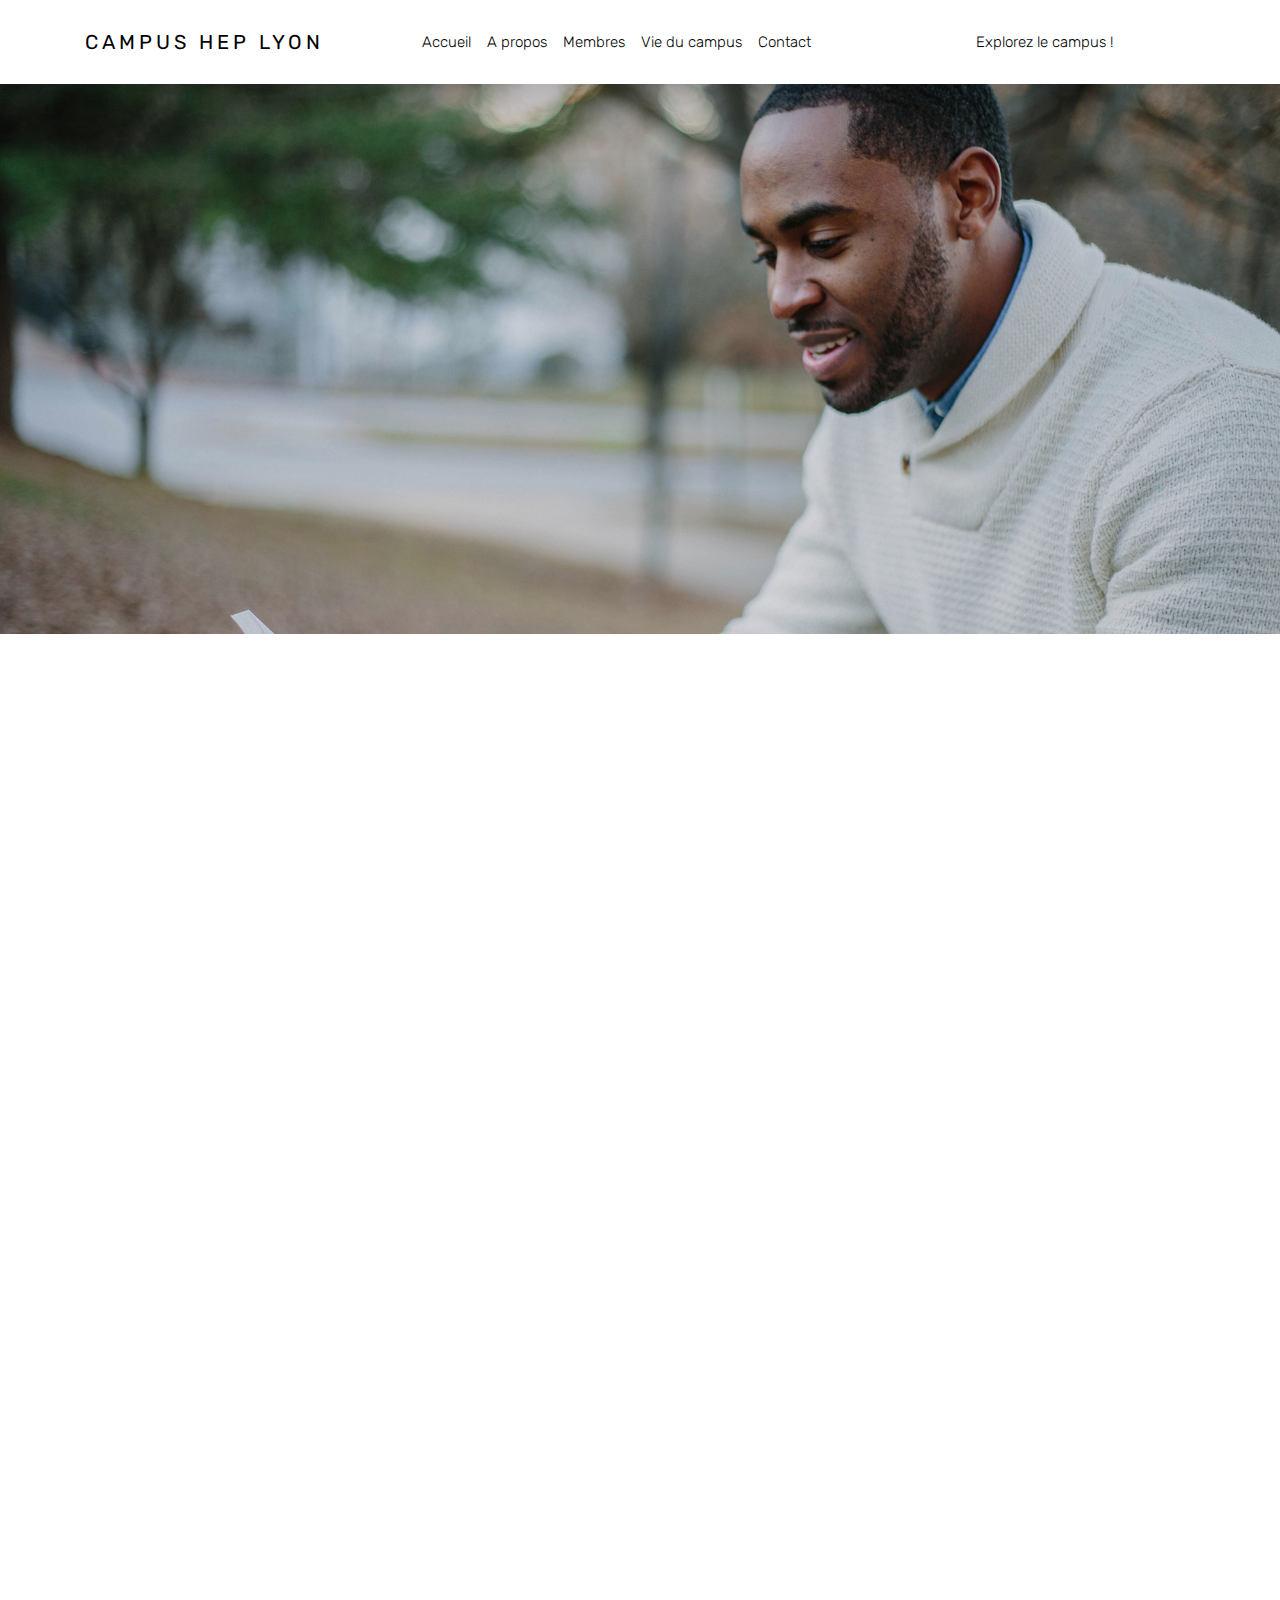
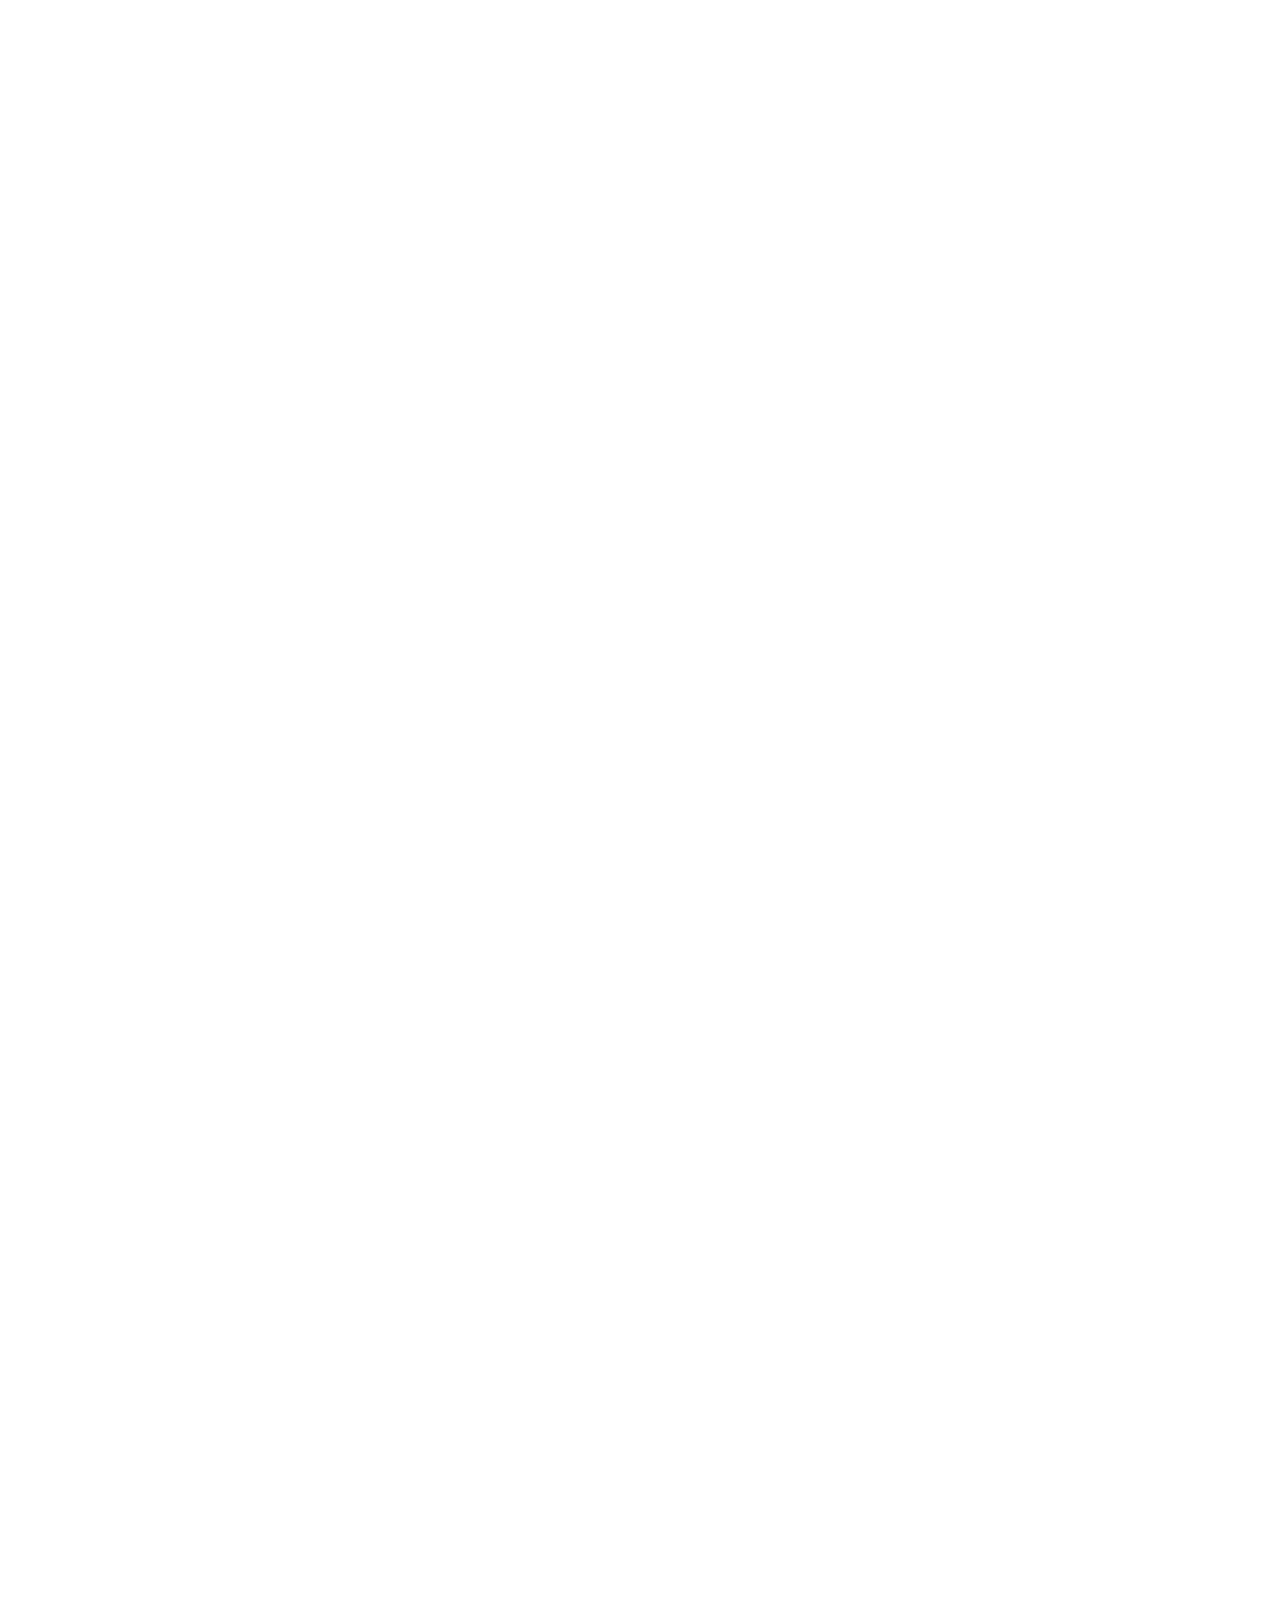
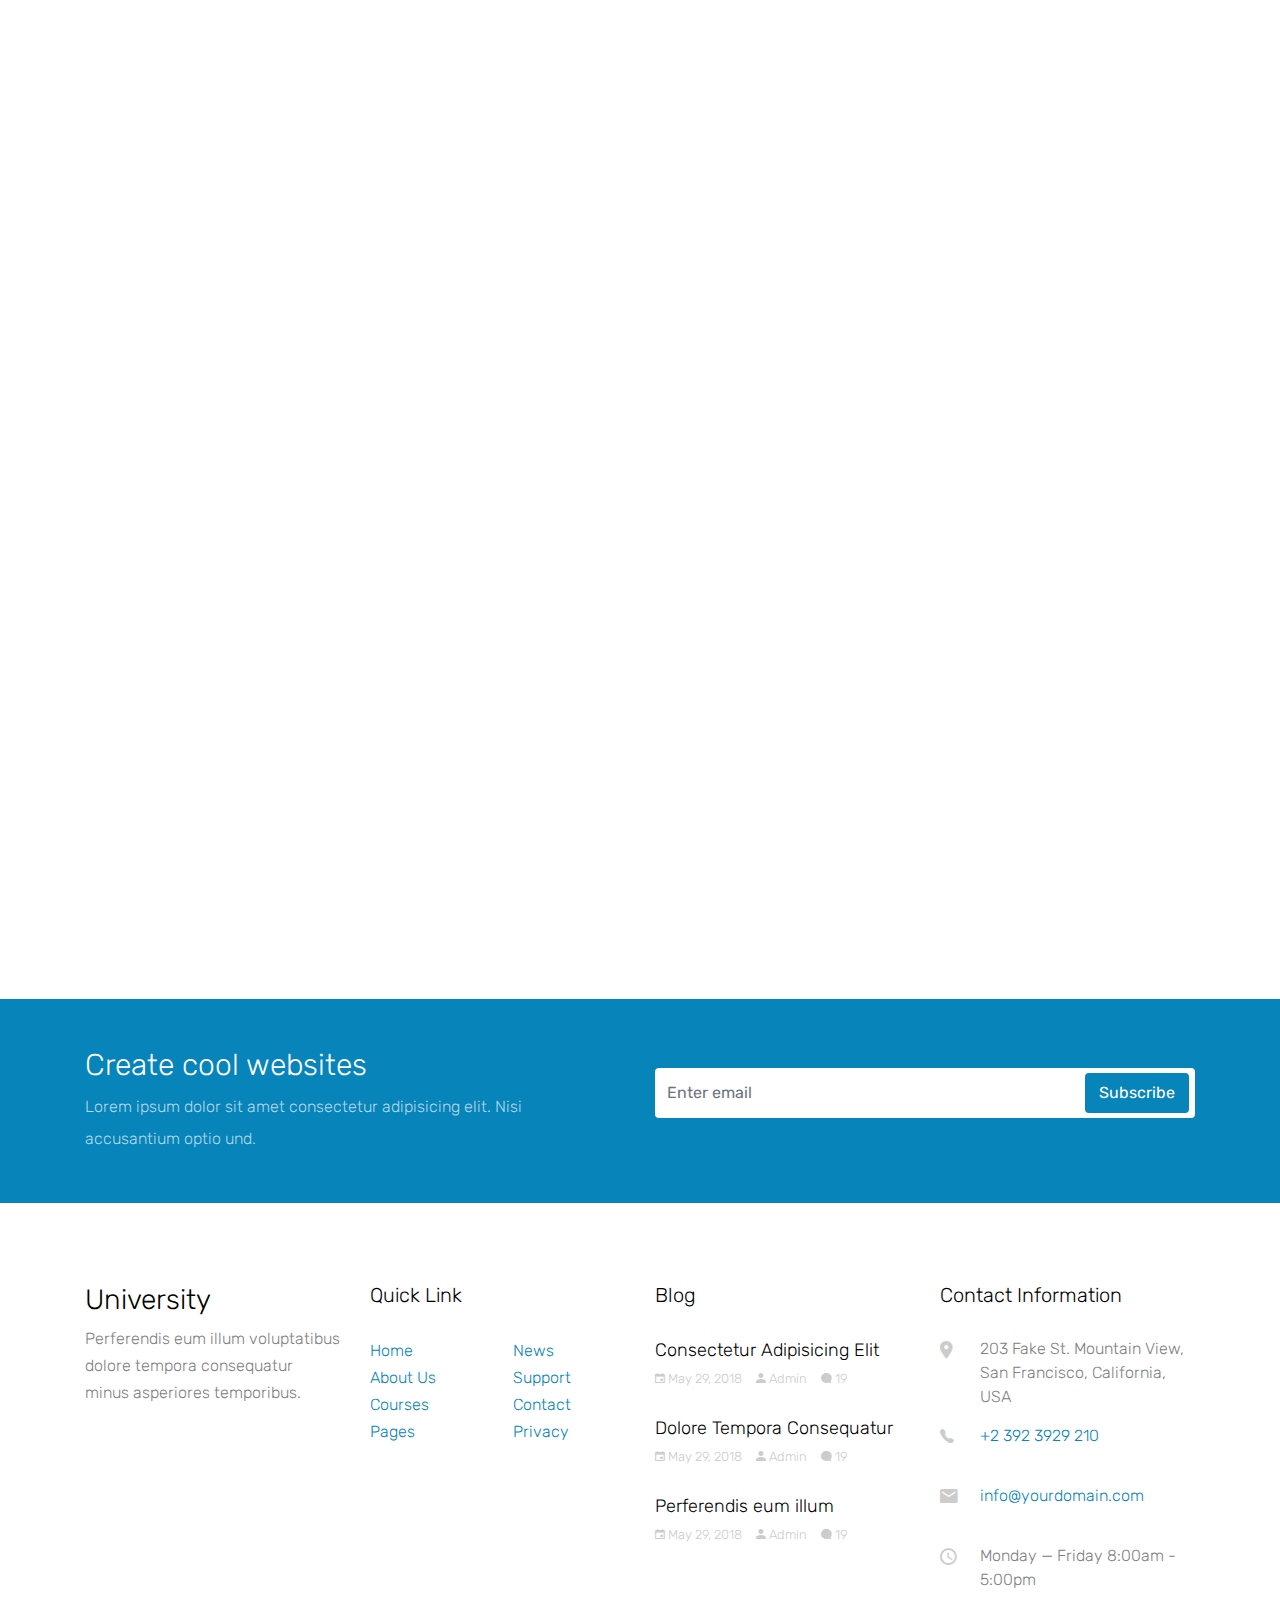
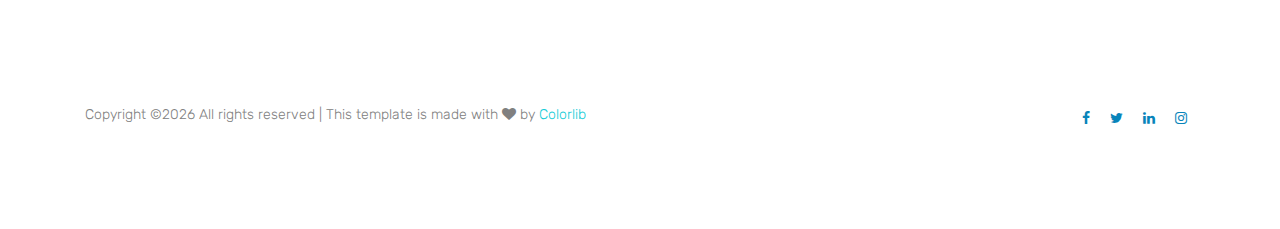
<file: about.html>
<!doctype html>
<html lang="fr">
  <head>
    <title>HEP Explore</title>
    <meta charset="utf-8">
    <meta name="viewport" content="width=device-width, initial-scale=1, shrink-to-fit=no">

    <link href="https://fonts.googleapis.com/css?family=Rubik:300,400,500" rel="stylesheet">

    <link rel="stylesheet" href="css/bootstrap.css">
    <link rel="stylesheet" href="css/animate.css">
    <link rel="stylesheet" href="css/owl.carousel.min.css">

    <link rel="stylesheet" href="fonts/ionicons/css/ionicons.min.css">
    <link rel="stylesheet" href="fonts/fontawesome/css/font-awesome.min.css">
    <link rel="stylesheet" href="fonts/flaticon/font/flaticon.css">

    <!-- Theme Style -->
    <link rel="stylesheet" href="css/style.css">
  </head>
  <body>
    
    <header role="banner">
     
      <nav class="navbar navbar-expand-lg navbar-light bg-light">
        <div class="container">
          <a class="navbar-brand absolute" href="index.html">Campus HEP Lyon</a>
          <button class="navbar-toggler" type="button" data-toggle="collapse" data-target="#navbarsExample05" aria-controls="navbarsExample05" aria-expanded="false" aria-label="Toggle navigation">
            <span class="navbar-toggler-icon"></span>
          </button>

          <div class="collapse navbar-collapse navbar-light" id="navbarsExample05">
            <ul class="navbar-nav mx-auto">
              <li class="nav-item">
                <a class="nav-link active" href="index.html">Accueil</a>
              </li>
              <li class="nav-item">
                <a class="nav-link" href="about.html">A propos</a>
              </li>

              <li class="nav-item">
                <a class="nav-link" href="#">Membres</a>

              </li>
              <li class="nav-item">
                <a class="nav-link" href="blog.html">Vie du campus</a>
              </li>
              <li class="nav-item">
                <a class="nav-link" href="contact.html">Contact</a>
              </li>
            </ul>
            <ul class="navbar-nav mx-auto">
              <li class="nav-item">
                <a class="nav-link" href="visite.php">Explorez le campus !</a>
              </li>
            </ul>
          </div>
        </div>
      </nav>
    </header>
    <!-- END header -->

    <section class="site-hero site-sm-hero overlay" data-stellar-background-ratio="0.5" style="background-image: url(images/big_image_2.jpg);">
      <div class="container">
        <div class="row align-items-center justify-content-center site-hero-sm-inner">
          <div class="col-md-7 text-center">
  
            <div class="mb-5 element-animate">
              <h1 class="mb-2">About Us</h1>
              <p class="bcrumb"><a href="index.html">Home</a> <span class="sep ion-android-arrow-dropright px-2"></span>  <span class="current">About Us</span></p>
            </div>
            
          </div>
        </div>
      </div>
    </section>
    <!-- END section -->

    <section class="site-section element-animate">
      <div class="container">
        <div class="row">
          <div class="col-md-6 order-md-2">
            <div class="block-16">
              <figure>
                <img src="images/img_1.jpg" alt="Image placeholder" class="img-fluid">
              </figure>
            </div>
          </div>
          <div class="col-md-6 order-md-1">

            <div class="block-15">
              <div class="heading">
                <h2>Company History</h2>
              </div>
              <div class="text mb-5">
              <p>Lorem ipsum dolor sit amet consectetur adipisicing elit. A quibusdam nisi eos accusantium eligendi velit deleniti nihil ad deserunt rerum incidunt nulla nemo eius molestiae architecto beatae asperiores doloribus animi.</p>
              <p>Lorem ipsum dolor sit amet, consectetur adipisicing elit. Quos quaerat aliquid blanditiis eum asperiores obcaecati, id officiis voluptate sint est excepturi quam itaque dicta delectus. Consequuntur, blanditiis maxime? Cupiditate, cum.</p>
              <p>Porro cupiditate doloremque nihil architecto, id nisi tenetur obcaecati, harum nulla aut ipsam sunt ullam eos, ipsa odit voluptatibus veniam. Amet itaque incidunt cumque tenetur, omnis repellat non dolorem nostrum.</p>
              
              </div>
              
            </div>

          </div>
          
        </div>

      </div>
    </section>
    <!-- END section -->

    <section class="site-section pt-3 element-animate">
      <div class="container">
        <div class="row justify-content-center mb-5 element-animate">
          <div class="col-md-7 text-center section-heading">
            <h2 class="text-primary heading">School Services</h2>
            <p>Lorem ipsum dolor sit amet consectetur adipisicing elit. Suscipit qui neque sint eveniet tempore sapiente.</p>
          </div>
        </div>
        <div class="row">
          <div class="col-md-6 col-lg-3">
            <div class="media block-6 d-block">
              <div class="icon mb-3"><span class="flaticon-book"></span></div>
              <div class="media-body">
                <h3 class="heading">Knowledge is power</h3>
                <p>Lorem ipsum dolor sit amet consectetur adipisicing elit mess.</p>
                <p><a href="#" class="more">Read More <span class="ion-arrow-right-c"></span></a></p>
              </div>
            </div> 
          </div>
          <div class="col-md-6 col-lg-3">
            <div class="media block-6 d-block">
              <div class="icon mb-3"><span class="flaticon-student"></span></div>
              <div class="media-body">
                <h3 class="heading">Senior High School</h3>
                <p>Lorem ipsum dolor sit amet consectetur adipisicing elit mess.</p>
                <p><a href="#" class="more">Read More <span class="ion-arrow-right-c"></span></a></p>
              </div>
            </div> 
          </div>
          
          <div class="col-md-6 col-lg-3">
            <div class="media block-6 d-block">
              <div class="icon mb-3"><span class="flaticon-diploma"></span></div>
              <div class="media-body">
                <h3 class="heading">College of Arts &amp; Sciences</h3>
                <p>Lorem ipsum dolor sit amet consectetur adipisicing elit mess.</p>
                <p><a href="#" class="more">Read More <span class="ion-arrow-right-c"></span></a></p>
              </div>
            </div> 
          </div>
          <div class="col-md-6 col-lg-3">
            <div class="media block-6 d-block">
              <div class="icon mb-3"><span class="flaticon-professor"></span></div>
              <div class="media-body">
                <h3 class="heading">Unmatched Proffessor</h3>
                <p>Lorem ipsum dolor sit amet consectetur adipisicing elit mess.</p>
                <p><a href="#" class="more">Read More <span class="ion-arrow-right-c"></span></a></p>
              </div>
            </div> 
          </div>
        </div>
      </div>
    </section>
    <!-- END section -->

    <div class="container site-section element-animate">
      <div class="row justify-content-center mb-5 element-animate">
          <div class="col-md-7 text-center section-heading">
            <h2 class="text-primary heading">Why Choose Us</h2>
            <p>Lorem ipsum dolor sit amet consectetur adipisicing elit. Suscipit qui neque sint eveniet tempore sapiente.</p>
          </div>
        </div>
      <div class="block-3 d-md-flex pt-5">
        <div class="image" style="background-image: url('images/img_1.jpg'); "></div>
        <div class="text">
          <h4 class="subheading">Nice text here</h4>
          <h2 class="heading">Excellent Teachers</h2>
          <p>Even the all-powerful Pointing has no control about the blind texts it is an almost unorthographic life One day however a small line of blind text by the name of Lorem Ipsum decided to leave for the far World of Grammar.</p>
        </div>
      </div>
      <div class="block-3 d-md-flex">
        <div class="image order-2" style="background-image: url('images/img_2.jpg'); "></div>
        <div class="text order-1">
          <h4 class="subheading">Nice text here</h4>
          <h2 class="heading">Outstanding Facilities</h2>
          <p>Even the all-powerful Pointing has no control about the blind texts it is an almost unorthographic life One day however a small line of blind text by the name of Lorem Ipsum decided to leave for the far World of Grammar.</p>
        </div>
      </div>
      <div class="block-3 d-md-flex">
        <div class="image" style="background-image: url('images/img_3.jpg'); "></div>
        <div class="text">
          <h4 class="subheading">Nice text here</h4>
          <h2 class="heading">World Class Education</h2>
          <p>Even the all-powerful Pointing has no control about the blind texts it is an almost unorthographic life One day however a small line of blind text by the name of Lorem Ipsum decided to leave for the far World of Grammar.</p>
        </div>
      </div>
    </div>


    <div class="site-section element-animate">
      <div class="container">
        <div class="row justify-content-center mb-5">
            <div class="col-md-7 text-center section-heading">
              <h2 class="text-primary heading">Frequently Ask Questions</h2>
              <p>Lorem ipsum dolor sit amet consectetur adipisicing elit. Suscipit qui neque sint eveniet tempore sapiente.</p>
            </div>
          </div>
        <div class="row">
          <div class="col-md-12">
            <div class="accordion block-8" id="accordion">
              <div class="accordion-item">
                <h3 class="mb-0 heading">
                  <a class="btn-block" data-toggle="collapse" href="#collapseOne" role="button" aria-expanded="true" aria-controls="collapseOne">What is the name of your company<span class="icon"></span></a>
                </h3>
                <div id="collapseOne" class="collapse show" aria-labelledby="headingOne" data-parent="#accordion">
                  <div class="body-text">
                    <p>Lorem ipsum dolor sit amet, consectetur adipisicing elit. Consequatur quae cumque perspiciatis aperiam accusantium facilis provident aspernatur nisi optio debitis dolorum, est eum eligendi vero aut ad necessitatibus nulla sit labore doloremque magnam! Ex molestiae, dolor tempora, ad fuga minima enim mollitia consequuntur, necessitatibus praesentium eligendi officia recusandae culpa tempore eaque quasi ullam magnam modi quidem in amet. Quod debitis error placeat, tempore quasi aliquid eaque vel facilis culpa voluptate.</p>
                  </div>
                </div>
              </div> <!-- .accordion-item -->
              
              <div class="accordion-item">
                <h3 class="mb-0 heading">
                  <a class="btn-block" data-toggle="collapse" href="#collapseTwo" role="button" aria-expanded="false" aria-controls="collapseTwo">How much pay for 3  months?<span class="icon"></span></a>
                </h3>
                <div id="collapseTwo" class="collapse" aria-labelledby="headingOne" data-parent="#accordion">
                  <div class="body-text">
                    <p>Lorem ipsum dolor sit amet, consectetur adipisicing elit. Vel ad laborum expedita. Nostrum iure atque enim quisquam minima distinctio omnis, consequatur aliquam suscipit, quidem, esse aspernatur! Libero, excepturi animi repellendus porro impedit nihil in doloremque a quaerat enim voluptatum, perspiciatis, quas dignissimos maxime ut cum reiciendis eius dolorum voluptatem aliquam!</p>
                  </div>
                </div>
              </div> <!-- .accordion-item -->

              <div class="accordion-item">
                <h3 class="mb-0 heading">
                  <a class="btn-block" data-toggle="collapse" href="#collapseThree" role="button" aria-expanded="false" aria-controls="collapseThree">Do I need to register?  <span class="icon"></span></a>
                </h3>
                <div id="collapseThree" class="collapse" aria-labelledby="headingOne" data-parent="#accordion">
                  <div class="body-text">
                    <p>Lorem ipsum dolor sit amet, consectetur adipisicing elit. Vel ad laborum expedita. Nostrum iure atque enim quisquam minima distinctio omnis, consequatur aliquam suscipit, quidem, esse aspernatur! Libero, excepturi animi repellendus porro impedit nihil in doloremque a quaerat enim voluptatum, perspiciatis, quas dignissimos maxime ut cum reiciendis eius dolorum voluptatem aliquam!</p>
                  </div>
                </div>
              </div> <!-- .accordion-item -->

              <div class="accordion-item">
                <h3 class="mb-0 heading">
                  <a class="btn-block" data-toggle="collapse" href="#collapseFour" role="button" aria-expanded="false" aria-controls="collapseFour">Who should I contact in case of support.<span class="icon"></span></a>
                </h3>
                <div id="collapseFour" class="collapse" aria-labelledby="headingOne" data-parent="#accordion">
                  <div class="body-text">
                    <p>Lorem ipsum dolor sit amet, consectetur adipisicing elit. Vel ad laborum expedita. Nostrum iure atque enim quisquam minima distinctio omnis, consequatur aliquam suscipit, quidem, esse aspernatur! Libero, excepturi animi repellendus porro impedit nihil in doloremque a quaerat enim voluptatum, perspiciatis, quas dignissimos maxime ut cum reiciendis eius dolorum voluptatem aliquam!</p>
                  </div>
                </div>
              </div> <!-- .accordion-item -->

            </div>
          </div>
        </div>
      </div>
    </div>
    
    <div class="py-5 block-22">
      <div class="container">
        <div class="row align-items-center">
          <div class="col-md-6 mb-4 mb-md-0 pr-md-5">
            <h2 class="heading">Create cool websites</h2>
            <p>Lorem ipsum dolor sit amet consectetur adipisicing elit. Nisi accusantium optio und.</p>
          </div>
          <div class="col-md-6">
            <form action="#" class="subscribe">
              <div class="form-group">
                <input type="email" class="form-control email" placeholder="Enter email">
                <input type="submit" class="btn btn-primary submit" value="Subscribe">
              </div>
            </form>
          </div>
        </div>
      </div>
    </div>

    
  
    <footer class="site-footer">
      <div class="container">
        <div class="row mb-5">
          <div class="col-md-6 col-lg-3 mb-5 mb-lg-0">
            <h3>University</h3>
            <p>Perferendis eum illum voluptatibus dolore tempora consequatur minus asperiores temporibus.</p>
          </div>
          <div class="col-md-6 col-lg-3 mb-5 mb-lg-0">
            <h3 class="heading">Quick Link</h3>
            <div class="row">
              <div class="col-md-6">
                <ul class="list-unstyled">
                  <li><a href="#">Home</a></li>
                  <li><a href="#">About Us</a></li>
                  <li><a href="#">Courses</a></li>
                  <li><a href="#">Pages</a></li>
                </ul>
              </div>
              <div class="col-md-6">
                <ul class="list-unstyled">
                  <li><a href="#">News</a></li>
                  <li><a href="#">Support</a></li>
                  <li><a href="#">Contact</a></li>
                  <li><a href="#">Privacy</a></li>
                </ul>
              </div>
            </div>
          </div>
          <div class="col-md-6 col-lg-3 mb-5 mb-lg-0">
            <h3 class="heading">Blog</h3>
            <div class="block-21 d-flex mb-4">
              <div class="text">
                <h3 class="heading mb-0"><a href="#">Consectetur Adipisicing Elit</a></h3>
                <div class="meta">
                  <div><a href="#"><span class="ion-android-calendar"></span> May 29, 2018</a></div>
                  <div><a href="#"><span class="ion-android-person"></span> Admin</a></div>
                  <div><a href="#"><span class="ion-chatbubble"></span> 19</a></div>
                </div>
              </div>
            </div>  
            <div class="block-21 d-flex mb-4">
              <div class="text">
                <h3 class="heading mb-0"><a href="#">Dolore Tempora Consequatur</a></h3>
                <div class="meta">
                  <div><a href="#"><span class="ion-android-calendar"></span> May 29, 2018</a></div>
                  <div><a href="#"><span class="ion-android-person"></span> Admin</a></div>
                  <div><a href="#"><span class="ion-chatbubble"></span> 19</a></div>
                </div>
              </div>
            </div>  
            <div class="block-21 d-flex mb-4">
              <div class="text">
                <h3 class="heading mb-0"><a href="#">Perferendis eum illum</a></h3>
                <div class="meta">
                  <div><a href="#"><span class="ion-android-calendar"></span> May 29, 2018</a></div>
                  <div><a href="#"><span class="ion-android-person"></span> Admin</a></div>
                  <div><a href="#"><span class="ion-chatbubble"></span> 19</a></div>
                </div>
              </div>
            </div>  
          </div>
          <div class="col-md-6 col-lg-3 mb-5 mb-lg-0">
            <h3 class="heading">Contact Information</h3>
            <div class="block-23">
              <ul>
                <li><span class="icon ion-android-pin"></span><span class="text">203 Fake St. Mountain View, San Francisco, California, USA</span></li>
                <li><a href="#"><span class="icon ion-ios-telephone"></span><span class="text">+2 392 3929 210</span></a></li>
                <li><a href="#"><span class="icon ion-android-mail"></span><span class="text">info@yourdomain.com</span></a></li>
                <li><span class="icon ion-android-time"></span><span class="text">Monday &mdash; Friday 8:00am - 5:00pm</span></li>
              </ul>
            </div>
          </div>
        </div>
        <div class="row pt-5">
          <div class="col-md-12 text-center copyright">
            
            <p class="float-md-left"><!-- Link back to Colorlib can't be removed. Template is licensed under CC BY 3.0. -->
Copyright &copy;<script>document.write(new Date().getFullYear());</script> All rights reserved | This template is made with <i class="fa fa-heart" aria-hidden="true"></i> by <a href="https://colorlib.com" target="_blank" class="text-primary">Colorlib</a>
<!-- Link back to Colorlib can't be removed. Template is licensed under CC BY 3.0. --></p>
            <p class="float-md-right">
              <a href="#" class="fa fa-facebook p-2"></a>
              <a href="#" class="fa fa-twitter p-2"></a>
              <a href="#" class="fa fa-linkedin p-2"></a>
              <a href="#" class="fa fa-instagram p-2"></a>

            </p>
          </div>
        </div>
      </div>
    </footer>
    <!-- END footer -->
    
    <!-- loader -->
    <div id="loader" class="show fullscreen"><svg class="circular" width="48px" height="48px"><circle class="path-bg" cx="24" cy="24" r="22" fill="none" stroke-width="4" stroke="#eeeeee"/><circle class="path" cx="24" cy="24" r="22" fill="none" stroke-width="4" stroke-miterlimit="10" stroke="#f4b214"/></svg></div>

    <script src="js/jquery-3.2.1.min.js"></script>
    <script src="js/jquery-migrate-3.0.0.js"></script>
    <script src="js/popper.min.js"></script>
    <script src="js/bootstrap.min.js"></script>
    <script src="js/owl.carousel.min.js"></script>
    <script src="js/jquery.waypoints.min.js"></script>
    <script src="js/jquery.stellar.min.js"></script>
    <script src="js/jquery.animateNumber.min.js"></script>

    <script src="js/main.js"></script>
  </body>
</html>
</file>
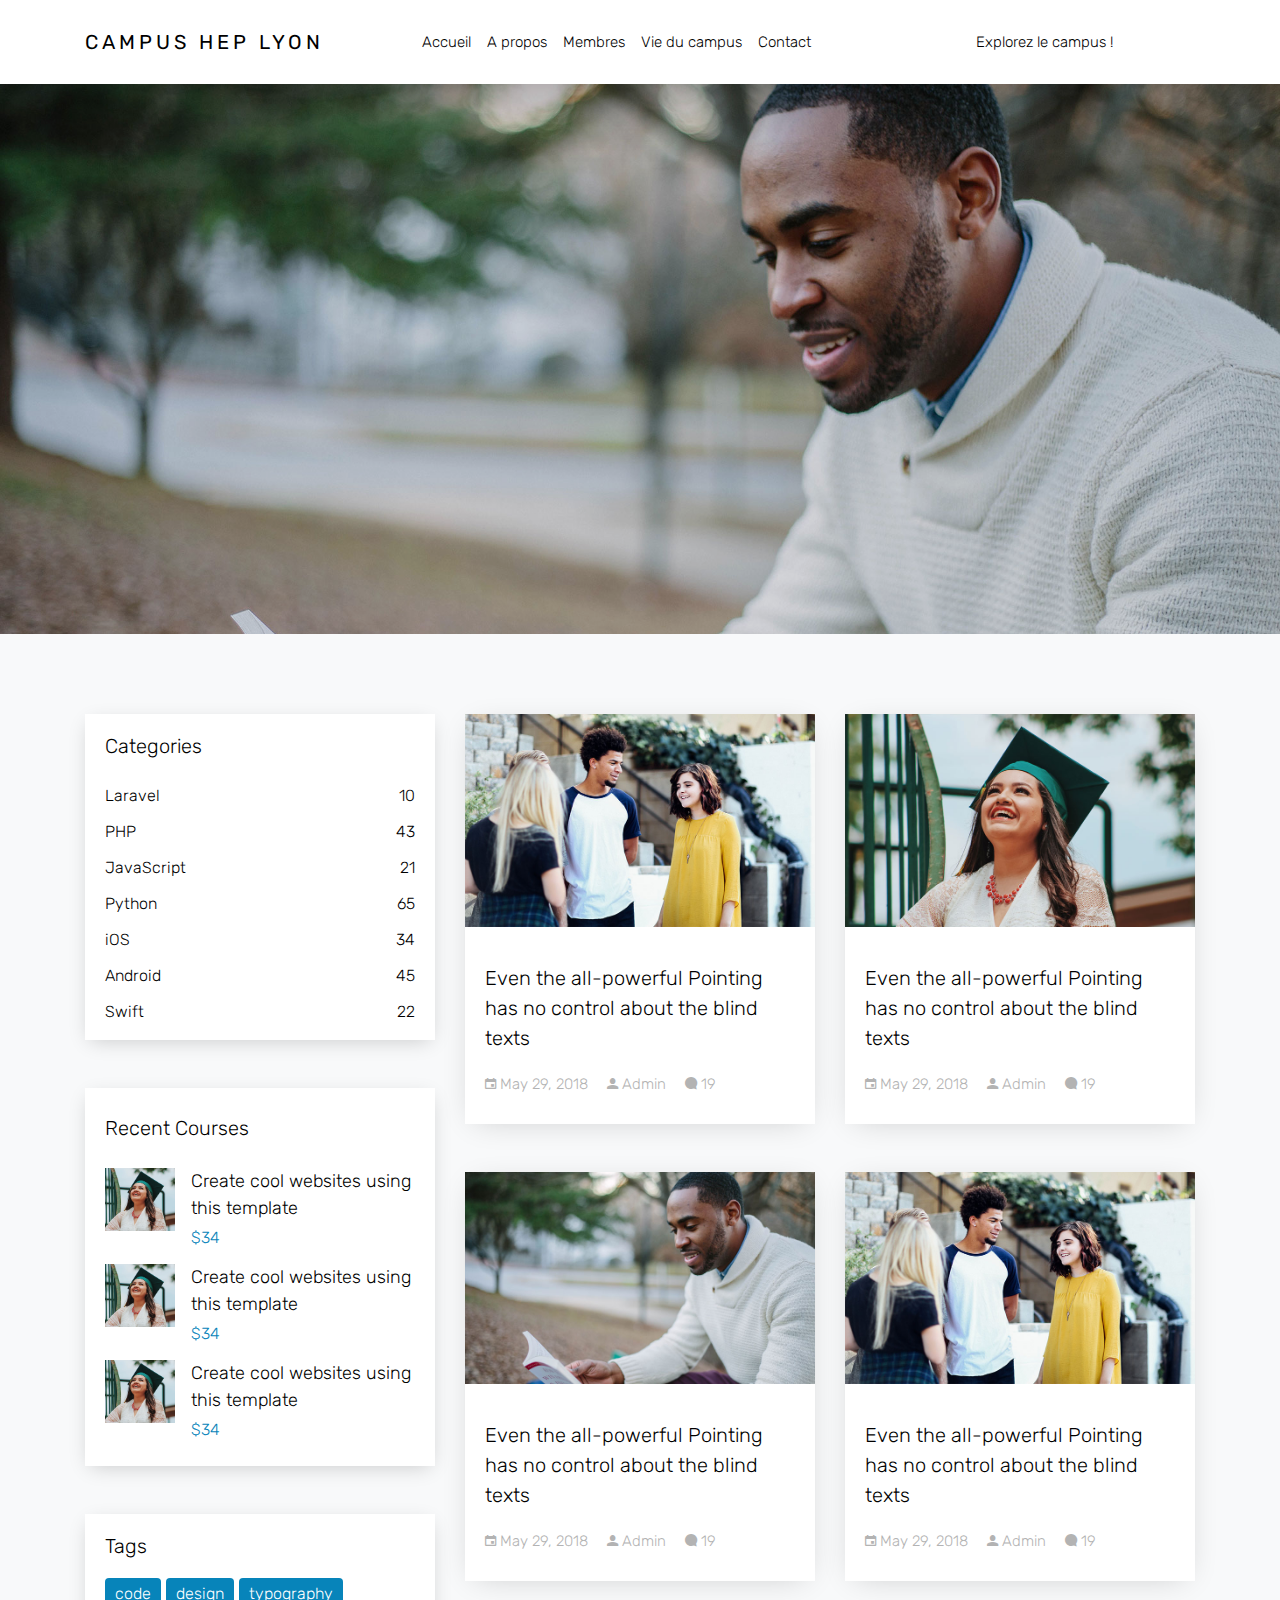
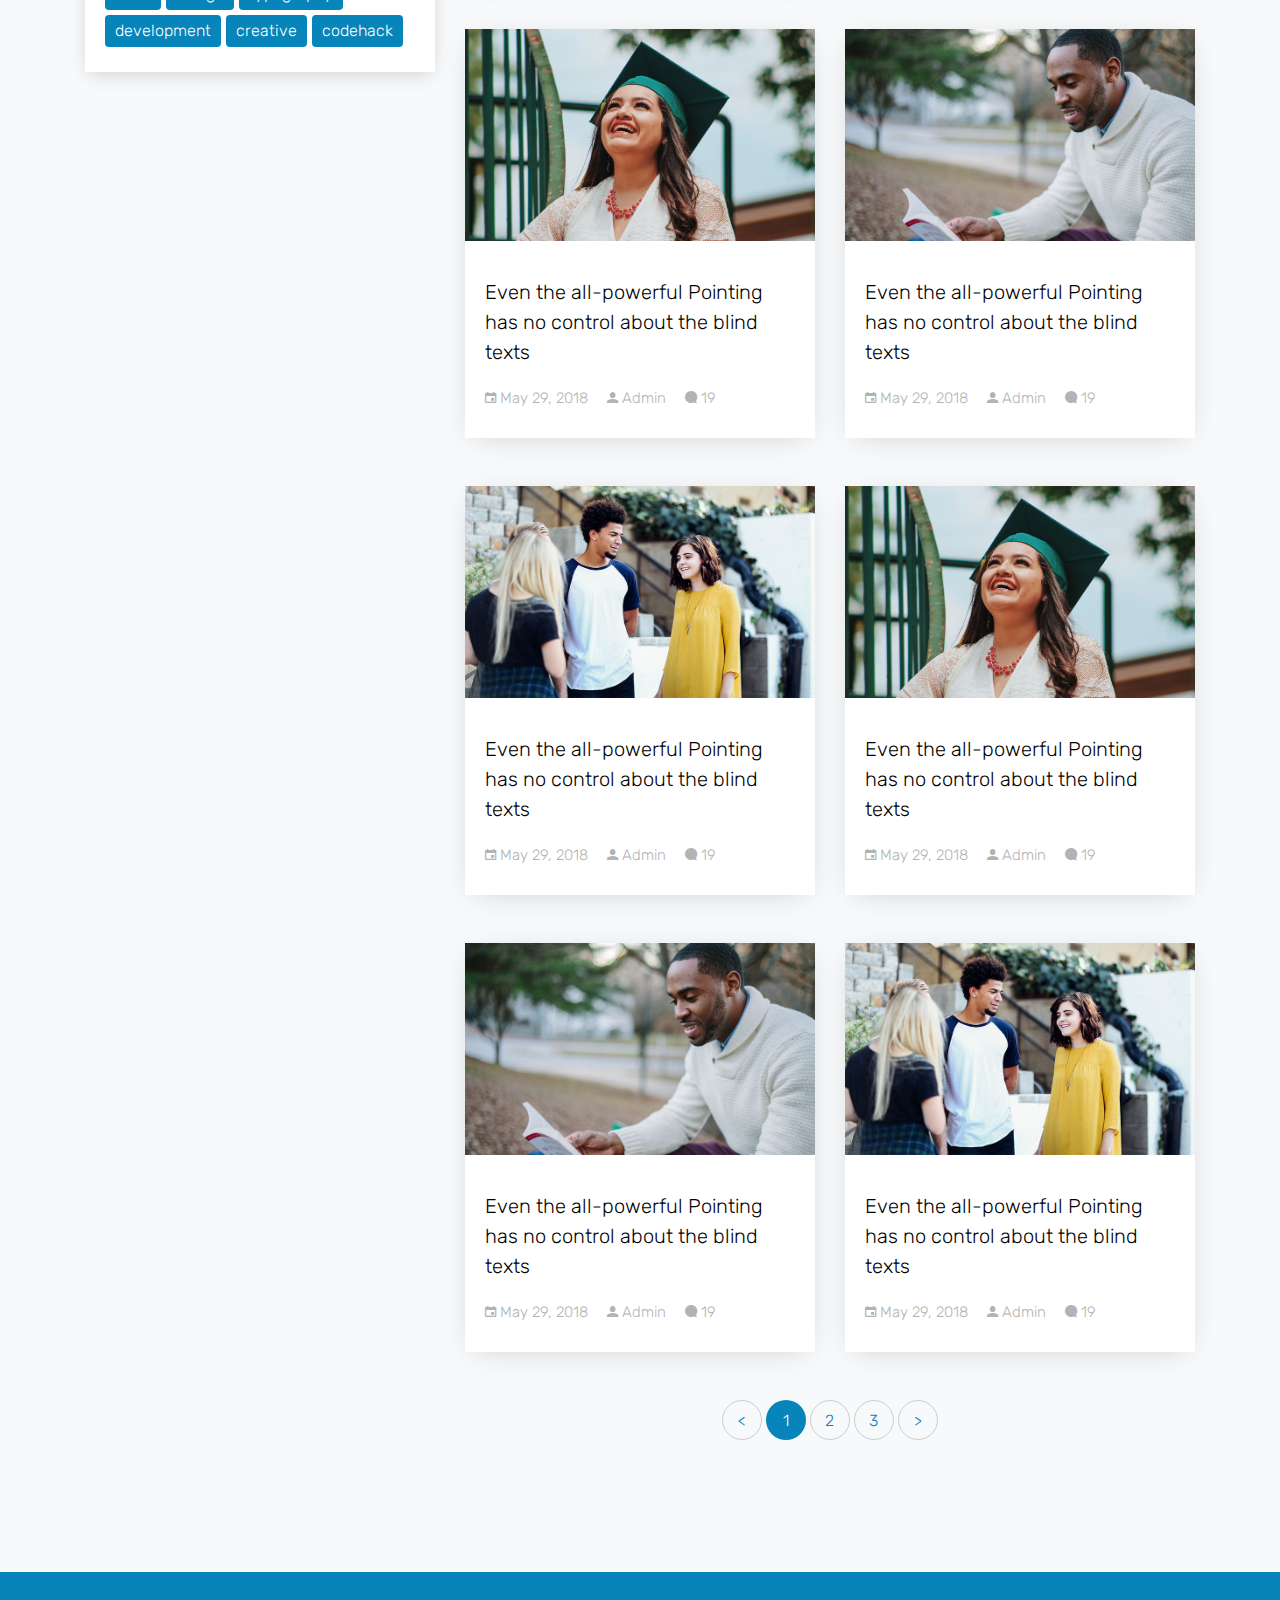
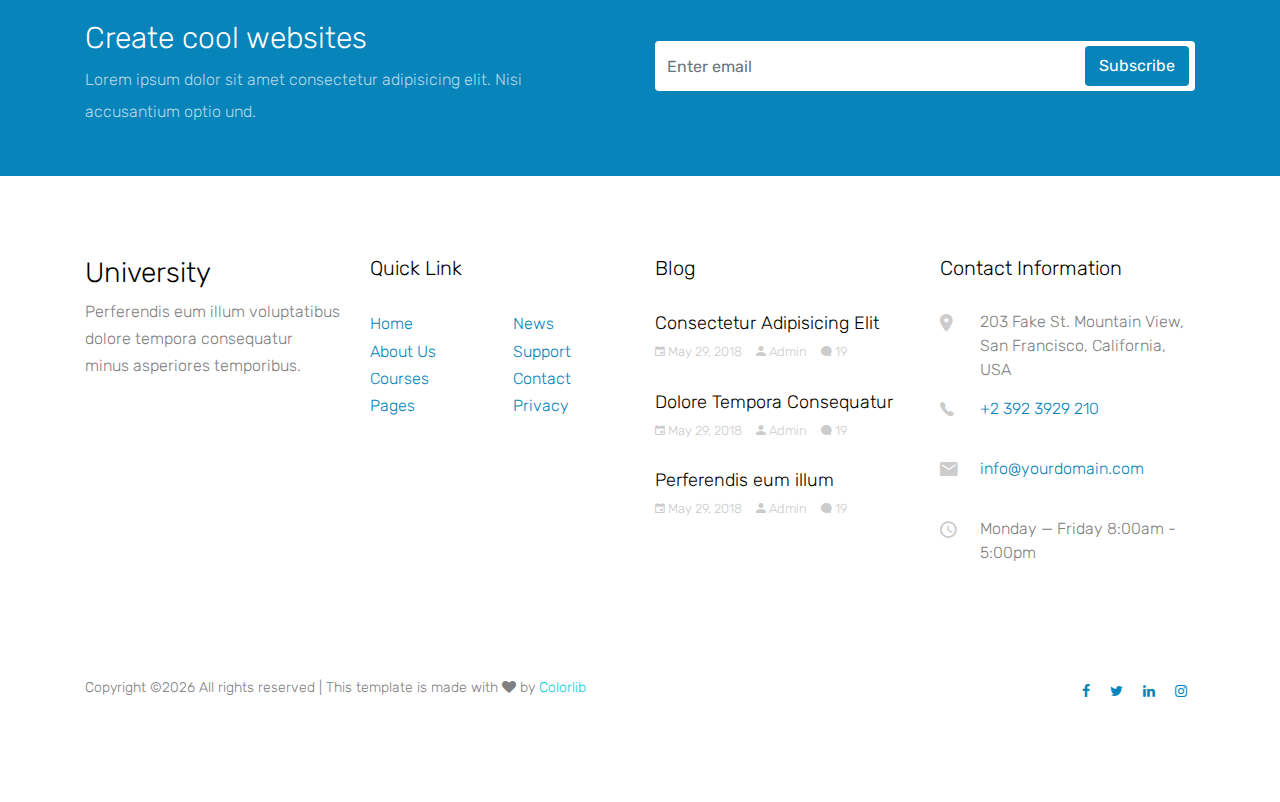
<file: blog.html>
<!doctype html>
<html lang="fr">
  <head>
    <title>HEP Explore</title>
    <meta charset="utf-8">
    <meta name="viewport" content="width=device-width, initial-scale=1, shrink-to-fit=no">

    <link href="https://fonts.googleapis.com/css?family=Rubik:300,400,500" rel="stylesheet">

    <link rel="stylesheet" href="css/bootstrap.css">
    <link rel="stylesheet" href="css/animate.css">
    <link rel="stylesheet" href="css/owl.carousel.min.css">

    <link rel="stylesheet" href="fonts/ionicons/css/ionicons.min.css">
    <link rel="stylesheet" href="fonts/fontawesome/css/font-awesome.min.css">
    <link rel="stylesheet" href="fonts/flaticon/font/flaticon.css">

    <!-- Theme Style -->
    <link rel="stylesheet" href="css/style.css">
  </head>
  <body>
    
    <header role="banner">
     
      <nav class="navbar navbar-expand-lg navbar-light bg-light">
        <div class="container">
          <a class="navbar-brand absolute" href="index.html">Campus HEP Lyon</a>
          <button class="navbar-toggler" type="button" data-toggle="collapse" data-target="#navbarsExample05" aria-controls="navbarsExample05" aria-expanded="false" aria-label="Toggle navigation">
            <span class="navbar-toggler-icon"></span>
          </button>

          <div class="collapse navbar-collapse navbar-light" id="navbarsExample05">
            <ul class="navbar-nav mx-auto">
              <li class="nav-item">
                <a class="nav-link active" href="index.html">Accueil</a>
              </li>
              <li class="nav-item">
                <a class="nav-link" href="about.html">A propos</a>
              </li>

              <li class="nav-item">
                <a class="nav-link" href="#">Membres</a>

              </li>
              <li class="nav-item">
                <a class="nav-link" href="blog.html">Vie du campus</a>
              </li>
              <li class="nav-item">
                <a class="nav-link" href="contact.html">Contact</a>
              </li>
            </ul>
            <ul class="navbar-nav mx-auto">
              <li class="nav-item">
                <a class="nav-link" href="visite.php">Explorez le campus !</a>
              </li>
            </ul>
          </div>
        </div>
      </nav>
    </header>
    <!-- END header -->

    <section class="site-hero site-sm-hero overlay" data-stellar-background-ratio="0.5" style="background-image: url(images/big_image_2.jpg);">
      <div class="container">
        <div class="row align-items-center justify-content-center site-hero-sm-inner">
          <div class="col-md-7 text-center">
  
            <div class="mb-5 element-animate">
              <h1 class="mb-2">Our Blog</h1>
              <p class="bcrumb"><a href="index.html">Home</a> <span class="sep ion-android-arrow-dropright px-2"></span>  <span class="current">Blog</span></p>
            </div>
            
          </div>
        </div>
      </div>
    </section>
    <!-- END section -->

    <div class="site-section bg-light">
      <div class="container">
        <div class="row">
          
          <div class="col-md-6 col-lg-8 order-md-2">
            <div class="row">
              <div class="col-md-12 col-lg-6 mb-5">
                <div class="block-20 ">
                  <figure>
                    <a href="blog-single.html"><img src="images/img_1.jpg" alt="" class="img-fluid"></a>
                  </figure>
                  <div class="text">
                    <h3 class="heading"><a href="#">Even the all-powerful Pointing has no control about the blind texts</a></h3>
                    <div class="meta">
                      <div><a href="#"><span class="ion-android-calendar"></span> May 29, 2018</a></div>
                      <div><a href="#"><span class="ion-android-person"></span> Admin</a></div>
                      <div><a href="#"><span class="ion-chatbubble"></span> 19</a></div>
                    </div>
                  </div>
                </div>
              </div>

              <div class="col-md-12 col-lg-6 mb-5">
                <div class="block-20 ">
                  <figure>
                    <a href="blog-single.html"><img src="images/img_2.jpg" alt="" class="img-fluid"></a>
                  </figure>
                  <div class="text">
                    <h3 class="heading"><a href="#">Even the all-powerful Pointing has no control about the blind texts</a></h3>
                    <div class="meta">
                      <div><a href="#"><span class="ion-android-calendar"></span> May 29, 2018</a></div>
                      <div><a href="#"><span class="ion-android-person"></span> Admin</a></div>
                      <div><a href="#"><span class="ion-chatbubble"></span> 19</a></div>
                    </div>
                  </div>
                </div>
              </div>

              <div class="col-md-12 col-lg-6 mb-5">
                <div class="block-20 ">
                  <figure>
                    <a href="blog-single.html"><img src="images/img_3.jpg" alt="" class="img-fluid"></a>
                  </figure>
                  <div class="text">
                    <h3 class="heading"><a href="#">Even the all-powerful Pointing has no control about the blind texts</a></h3>
                    <div class="meta">
                      <div><a href="#"><span class="ion-android-calendar"></span> May 29, 2018</a></div>
                      <div><a href="#"><span class="ion-android-person"></span> Admin</a></div>
                      <div><a href="#"><span class="ion-chatbubble"></span> 19</a></div>
                    </div>
                  </div>
                </div>
              </div>

              <div class="col-md-12 col-lg-6 mb-5">
                <div class="block-20 ">
                  <figure>
                    <a href="blog-single.html"><img src="images/img_1.jpg" alt="" class="img-fluid"></a>
                  </figure>
                  <div class="text">
                    <h3 class="heading"><a href="#">Even the all-powerful Pointing has no control about the blind texts</a></h3>
                    <div class="meta">
                      <div><a href="#"><span class="ion-android-calendar"></span> May 29, 2018</a></div>
                      <div><a href="#"><span class="ion-android-person"></span> Admin</a></div>
                      <div><a href="#"><span class="ion-chatbubble"></span> 19</a></div>
                    </div>
                  </div>
                </div>
              </div>

              <div class="col-md-12 col-lg-6 mb-5">
                <div class="block-20 ">
                  <figure>
                    <a href="blog-single.html"><img src="images/img_2.jpg" alt="" class="img-fluid"></a>
                  </figure>
                  <div class="text">
                    <h3 class="heading"><a href="#">Even the all-powerful Pointing has no control about the blind texts</a></h3>
                    <div class="meta">
                      <div><a href="#"><span class="ion-android-calendar"></span> May 29, 2018</a></div>
                      <div><a href="#"><span class="ion-android-person"></span> Admin</a></div>
                      <div><a href="#"><span class="ion-chatbubble"></span> 19</a></div>
                    </div>
                  </div>
                </div>
              </div>

              <div class="col-md-12 col-lg-6 mb-5">
                <div class="block-20 ">
                  <figure>
                    <a href="blog-single.html"><img src="images/img_3.jpg" alt="" class="img-fluid"></a>
                  </figure>
                  <div class="text">
                    <h3 class="heading"><a href="#">Even the all-powerful Pointing has no control about the blind texts</a></h3>
                    <div class="meta">
                      <div><a href="#"><span class="ion-android-calendar"></span> May 29, 2018</a></div>
                      <div><a href="#"><span class="ion-android-person"></span> Admin</a></div>
                      <div><a href="#"><span class="ion-chatbubble"></span> 19</a></div>
                    </div>
                  </div>
                </div>
              </div>

              <div class="col-md-12 col-lg-6 mb-5">
                <div class="block-20 ">
                  <figure>
                    <a href="blog-single.html"><img src="images/img_1.jpg" alt="" class="img-fluid"></a>
                  </figure>
                  <div class="text">
                    <h3 class="heading"><a href="#">Even the all-powerful Pointing has no control about the blind texts</a></h3>
                    <div class="meta">
                      <div><a href="#"><span class="ion-android-calendar"></span> May 29, 2018</a></div>
                      <div><a href="#"><span class="ion-android-person"></span> Admin</a></div>
                      <div><a href="#"><span class="ion-chatbubble"></span> 19</a></div>
                    </div>
                  </div>
                </div>
              </div>

              <div class="col-md-12 col-lg-6 mb-5">
                <div class="block-20 ">
                  <figure>
                    <a href="blog-single.html"><img src="images/img_2.jpg" alt="" class="img-fluid"></a>
                  </figure>
                  <div class="text">
                    <h3 class="heading"><a href="#">Even the all-powerful Pointing has no control about the blind texts</a></h3>
                    <div class="meta">
                      <div><a href="#"><span class="ion-android-calendar"></span> May 29, 2018</a></div>
                      <div><a href="#"><span class="ion-android-person"></span> Admin</a></div>
                      <div><a href="#"><span class="ion-chatbubble"></span> 19</a></div>
                    </div>
                  </div>
                </div>
              </div>

              <div class="col-md-12 col-lg-6 mb-5">
                <div class="block-20 ">
                  <figure>
                    <a href="#"><img src="images/img_3.jpg" alt="" class="img-fluid"></a>
                  </figure>
                  <div class="text">
                    <h3 class="heading"><a href="#">Even the all-powerful Pointing has no control about the blind texts</a></h3>
                    <div class="meta">
                      <div><a href="#"><span class="ion-android-calendar"></span> May 29, 2018</a></div>
                      <div><a href="#"><span class="ion-android-person"></span> Admin</a></div>
                      <div><a href="#"><span class="ion-chatbubble"></span> 19</a></div>
                    </div>
                  </div>
                </div>
              </div>

              <div class="col-md-12 col-lg-6 mb-5">
                <div class="block-20 ">
                  <figure>
                    <a href="#"><img src="images/img_1.jpg" alt="" class="img-fluid"></a>
                  </figure>
                  <div class="text">
                    <h3 class="heading"><a href="#">Even the all-powerful Pointing has no control about the blind texts</a></h3>
                    <div class="meta">
                      <div><a href="#"><span class="ion-android-calendar"></span> May 29, 2018</a></div>
                      <div><a href="#"><span class="ion-android-person"></span> Admin</a></div>
                      <div><a href="#"><span class="ion-chatbubble"></span> 19</a></div>
                    </div>
                  </div>
                </div>
              </div>
            </div>

            <div class="row mb-5">
              <div class="col-md-12 text-center">
                <div class="block-27">
                  <ul>
                    <li><a href="#">&lt;</a></li>
                    <li class="active"><span>1</span></li>
                    <li><a href="#">2</a></li>
                    <li><a href="#">3</a></li>
                    <li><a href="#">&gt;</a></li>
                  </ul>
                </div>
              </div>
            </div>
          </div>
          <!-- END content -->
          <div class="col-md-6 col-lg-4 order-md-1">

            <div class="block-24 mb-5">
              <h3 class="heading">Categories</h3>
              <ul>
                <li><a href="#">Laravel <span>10</span></a></li>
                <li><a href="#">PHP <span>43</span></a></li>
                <li><a href="#">JavaScript <span>21</span></a></li>
                <li><a href="#">Python <span>65</span></a></li>
                <li><a href="#">iOS <span>34</span></a></li>
                <li><a href="#">Android <span>45</span></a></li>
                <li><a href="#">Swift <span>22</span></a></li>
              </ul>
            </div>

            <div class="block-25 mb-5">
              <div class="heading">Recent Courses</div>
              <ul>
                <li>
                  <a href="#" class="d-flex">
                    <figure class="image mr-3">
                      <img src="images/img_2_b.jpg" alt="" class="img-fluid">
                    </figure>
                    <div class="text">
                      <h3 class="heading">Create cool websites using this template</h3>
                      <span class="meta">$34</span>
                    </div>
                  </a>
                </li>
                <li>
                  <a href="#" class="d-flex">
                    <figure class="image mr-3">
                      <img src="images/img_2_b.jpg" alt="" class="img-fluid">
                    </figure>
                    <div class="text">
                      <h3 class="heading">Create cool websites using this template</h3>
                      <span class="meta">$34</span>
                    </div>
                  </a>
                </li>
                <li>
                  <a href="#" class="d-flex">
                    <figure class="image mr-3">
                      <img src="images/img_2_b.jpg" alt="" class="img-fluid">
                    </figure>
                    <div class="text">
                      <h3 class="heading">Create cool websites using this template</h3>
                      <span class="meta">$34</span>
                    </div>
                  </a>
                </li>
              </ul>
            </div>

            <div class="block-26">
              <h3 class="heading">Tags</h3>
              <ul>
                <li><a href="#">code</a></li>
                <li><a href="#">design</a></li>
                <li><a href="#">typography</a></li>
                <li><a href="#">development</a></li>
                <li><a href="#">creative</a></li>
                <li><a href="#">codehack</a></li>
              </ul>
            </div>


          </div>
          <!-- END Sidebar -->
        </div>
      </div>
    </div>

    
    
    <div class="py-5 block-22">
      <div class="container">
        <div class="row align-items-center">
          <div class="col-md-6 mb-4 mb-md-0 pr-md-5">
            <h2 class="heading">Create cool websites</h2>
            <p>Lorem ipsum dolor sit amet consectetur adipisicing elit. Nisi accusantium optio und.</p>
          </div>
          <div class="col-md-6">
            <form action="#" class="subscribe">
              <div class="form-group">
                <input type="email" class="form-control email" placeholder="Enter email">
                <input type="submit" class="btn btn-primary submit" value="Subscribe">
              </div>
            </form>
          </div>
        </div>
      </div>
    </div>
  
    <footer class="site-footer">
      <div class="container">
        <div class="row mb-5">
          <div class="col-md-6 col-lg-3 mb-5 mb-lg-0">
            <h3>University</h3>
            <p>Perferendis eum illum voluptatibus dolore tempora consequatur minus asperiores temporibus.</p>
          </div>
          <div class="col-md-6 col-lg-3 mb-5 mb-lg-0">
            <h3 class="heading">Quick Link</h3>
            <div class="row">
              <div class="col-md-6">
                <ul class="list-unstyled">
                  <li><a href="#">Home</a></li>
                  <li><a href="#">About Us</a></li>
                  <li><a href="#">Courses</a></li>
                  <li><a href="#">Pages</a></li>
                </ul>
              </div>
              <div class="col-md-6">
                <ul class="list-unstyled">
                  <li><a href="#">News</a></li>
                  <li><a href="#">Support</a></li>
                  <li><a href="#">Contact</a></li>
                  <li><a href="#">Privacy</a></li>
                </ul>
              </div>
            </div>
          </div>
          <div class="col-md-6 col-lg-3 mb-5 mb-lg-0">
            <h3 class="heading">Blog</h3>
            <div class="block-21 d-flex mb-4">
              <div class="text">
                <h3 class="heading mb-0"><a href="#">Consectetur Adipisicing Elit</a></h3>
                <div class="meta">
                  <div><a href="#"><span class="ion-android-calendar"></span> May 29, 2018</a></div>
                  <div><a href="#"><span class="ion-android-person"></span> Admin</a></div>
                  <div><a href="#"><span class="ion-chatbubble"></span> 19</a></div>
                </div>
              </div>
            </div>  
            <div class="block-21 d-flex mb-4">
              <div class="text">
                <h3 class="heading mb-0"><a href="#">Dolore Tempora Consequatur</a></h3>
                <div class="meta">
                  <div><a href="#"><span class="ion-android-calendar"></span> May 29, 2018</a></div>
                  <div><a href="#"><span class="ion-android-person"></span> Admin</a></div>
                  <div><a href="#"><span class="ion-chatbubble"></span> 19</a></div>
                </div>
              </div>
            </div>  
            <div class="block-21 d-flex mb-4">
              <div class="text">
                <h3 class="heading mb-0"><a href="#">Perferendis eum illum</a></h3>
                <div class="meta">
                  <div><a href="#"><span class="ion-android-calendar"></span> May 29, 2018</a></div>
                  <div><a href="#"><span class="ion-android-person"></span> Admin</a></div>
                  <div><a href="#"><span class="ion-chatbubble"></span> 19</a></div>
                </div>
              </div>
            </div>  
          </div>
          <div class="col-md-6 col-lg-3 mb-5 mb-lg-0">
            <h3 class="heading">Contact Information</h3>
            <div class="block-23">
              <ul>
                <li><span class="icon ion-android-pin"></span><span class="text">203 Fake St. Mountain View, San Francisco, California, USA</span></li>
                <li><a href="#"><span class="icon ion-ios-telephone"></span><span class="text">+2 392 3929 210</span></a></li>
                <li><a href="#"><span class="icon ion-android-mail"></span><span class="text">info@yourdomain.com</span></a></li>
                <li><span class="icon ion-android-time"></span><span class="text">Monday &mdash; Friday 8:00am - 5:00pm</span></li>
              </ul>
            </div>
          </div>
        </div>
        <div class="row pt-5">
          <div class="col-md-12 text-center copyright">
            
            <p class="float-md-left"><!-- Link back to Colorlib can't be removed. Template is licensed under CC BY 3.0. -->
Copyright &copy;<script>document.write(new Date().getFullYear());</script> All rights reserved | This template is made with <i class="fa fa-heart" aria-hidden="true"></i> by <a href="https://colorlib.com" target="_blank" class="text-primary">Colorlib</a>
<!-- Link back to Colorlib can't be removed. Template is licensed under CC BY 3.0. --></p>
            <p class="float-md-right">
              <a href="#" class="fa fa-facebook p-2"></a>
              <a href="#" class="fa fa-twitter p-2"></a>
              <a href="#" class="fa fa-linkedin p-2"></a>
              <a href="#" class="fa fa-instagram p-2"></a>

            </p>
          </div>
        </div>
      </div>
    </footer>
    <!-- END footer -->
    
    <!-- loader -->
    <div id="loader" class="show fullscreen"><svg class="circular" width="48px" height="48px"><circle class="path-bg" cx="24" cy="24" r="22" fill="none" stroke-width="4" stroke="#eeeeee"/><circle class="path" cx="24" cy="24" r="22" fill="none" stroke-width="4" stroke-miterlimit="10" stroke="#f4b214"/></svg></div>

    <script src="js/jquery-3.2.1.min.js"></script>
    <script src="js/jquery-migrate-3.0.0.js"></script>
    <script src="js/popper.min.js"></script>
    <script src="js/bootstrap.min.js"></script>
    <script src="js/owl.carousel.min.js"></script>
    <script src="js/jquery.waypoints.min.js"></script>
    <script src="js/jquery.stellar.min.js"></script>
    <script src="js/jquery.animateNumber.min.js"></script>

    <script src="js/main.js"></script>
  </body>
</html>
</file>
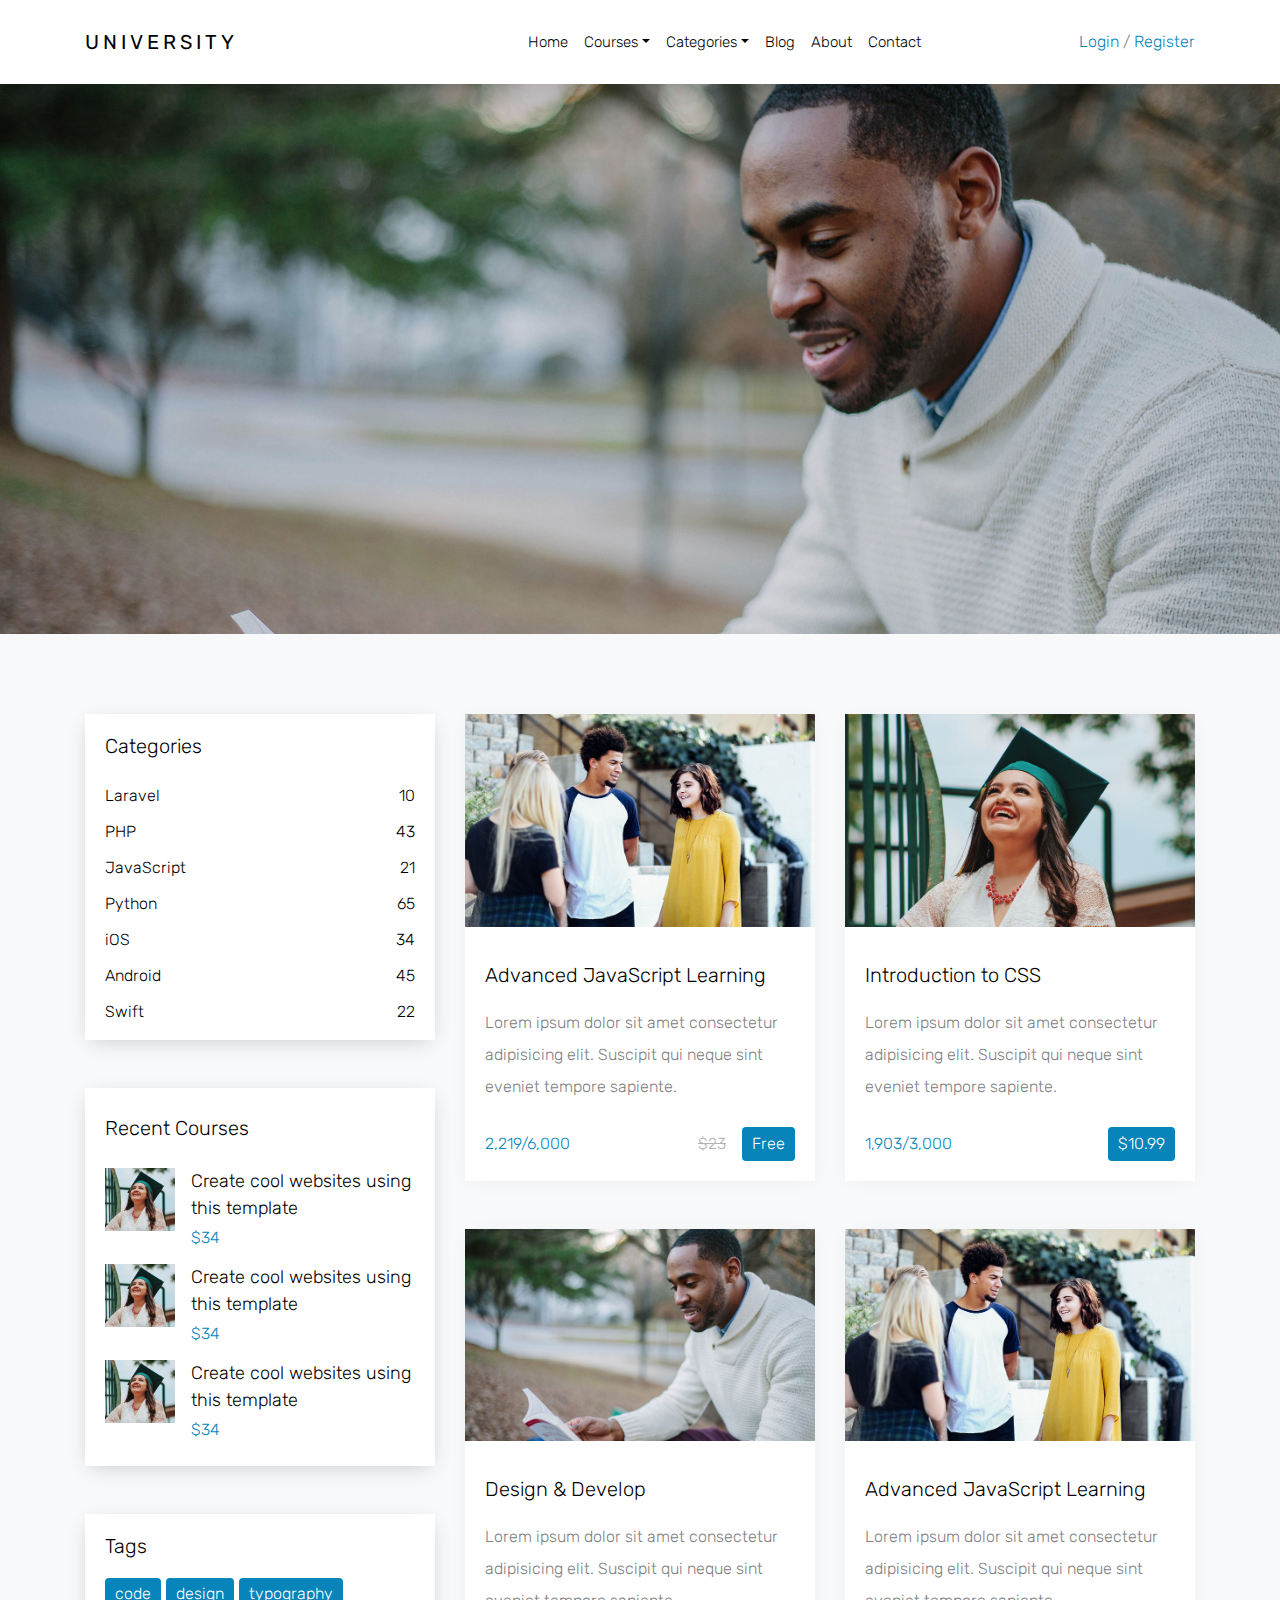
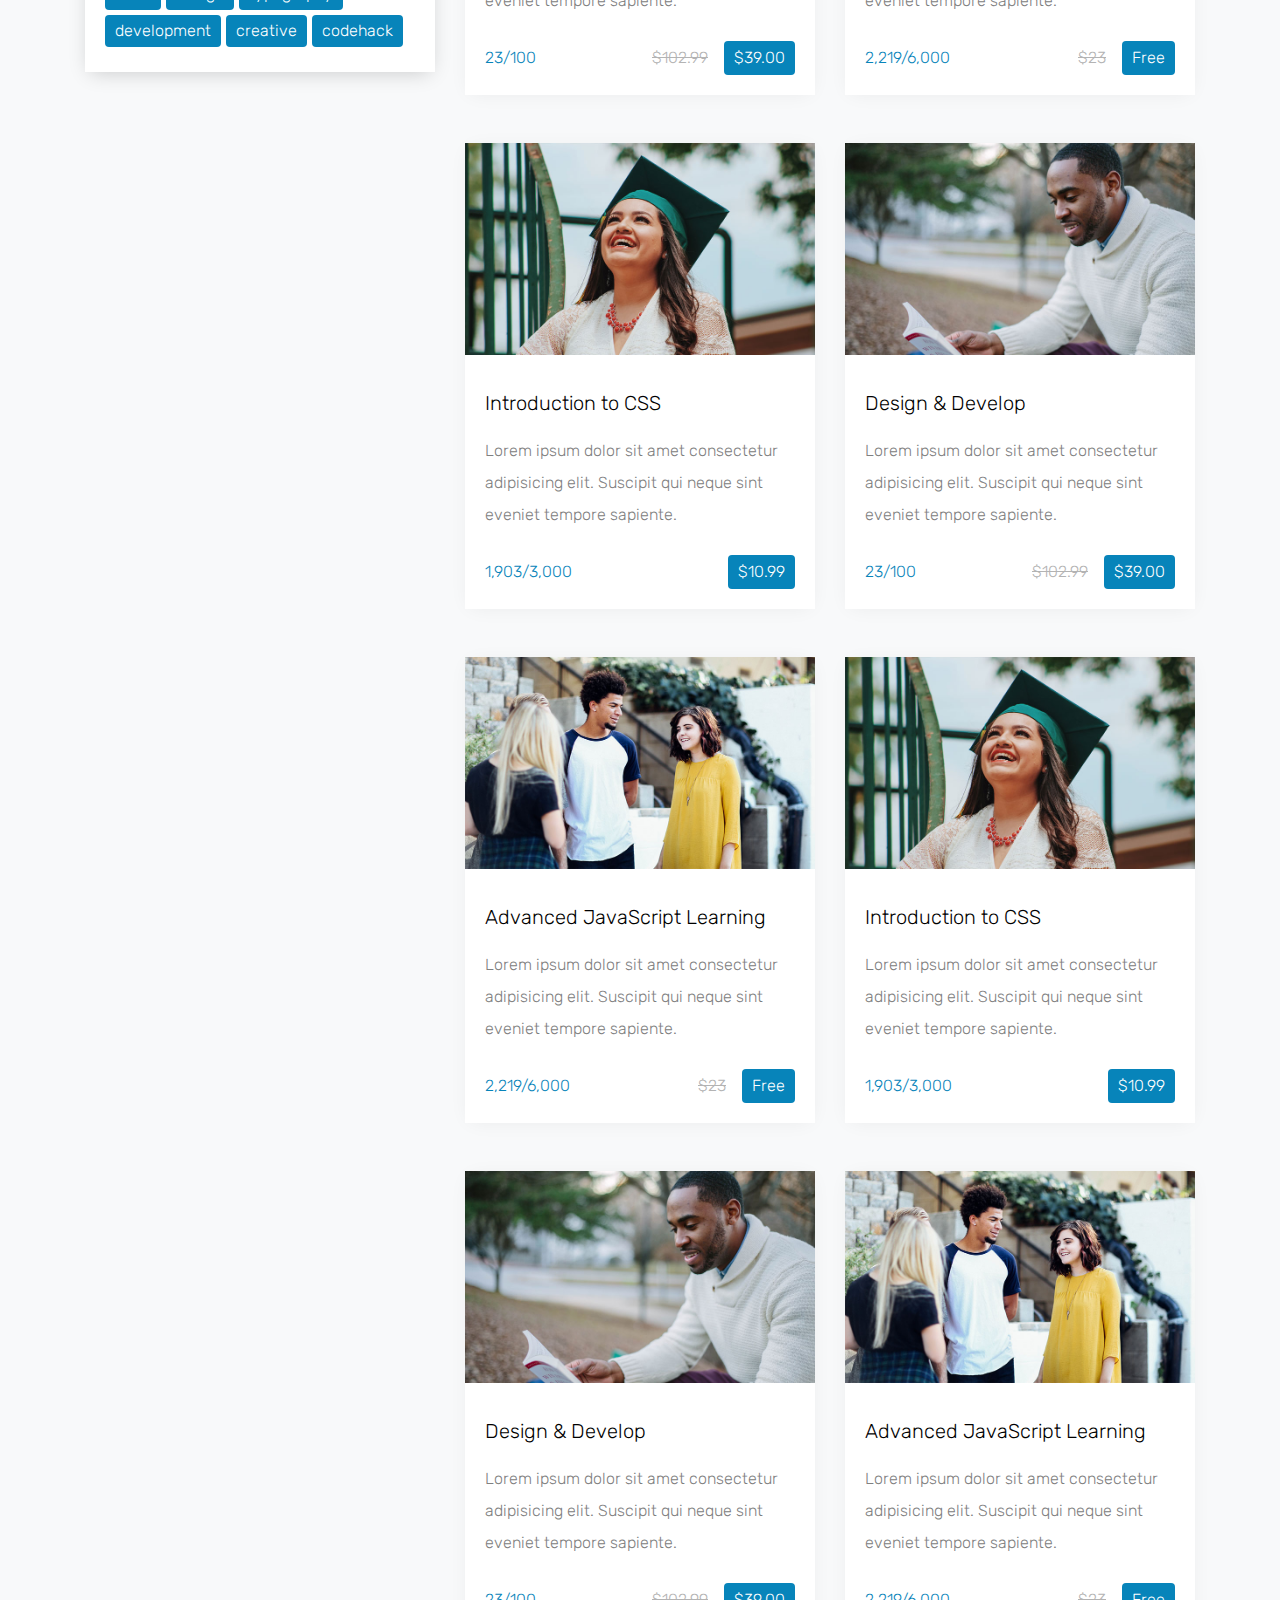
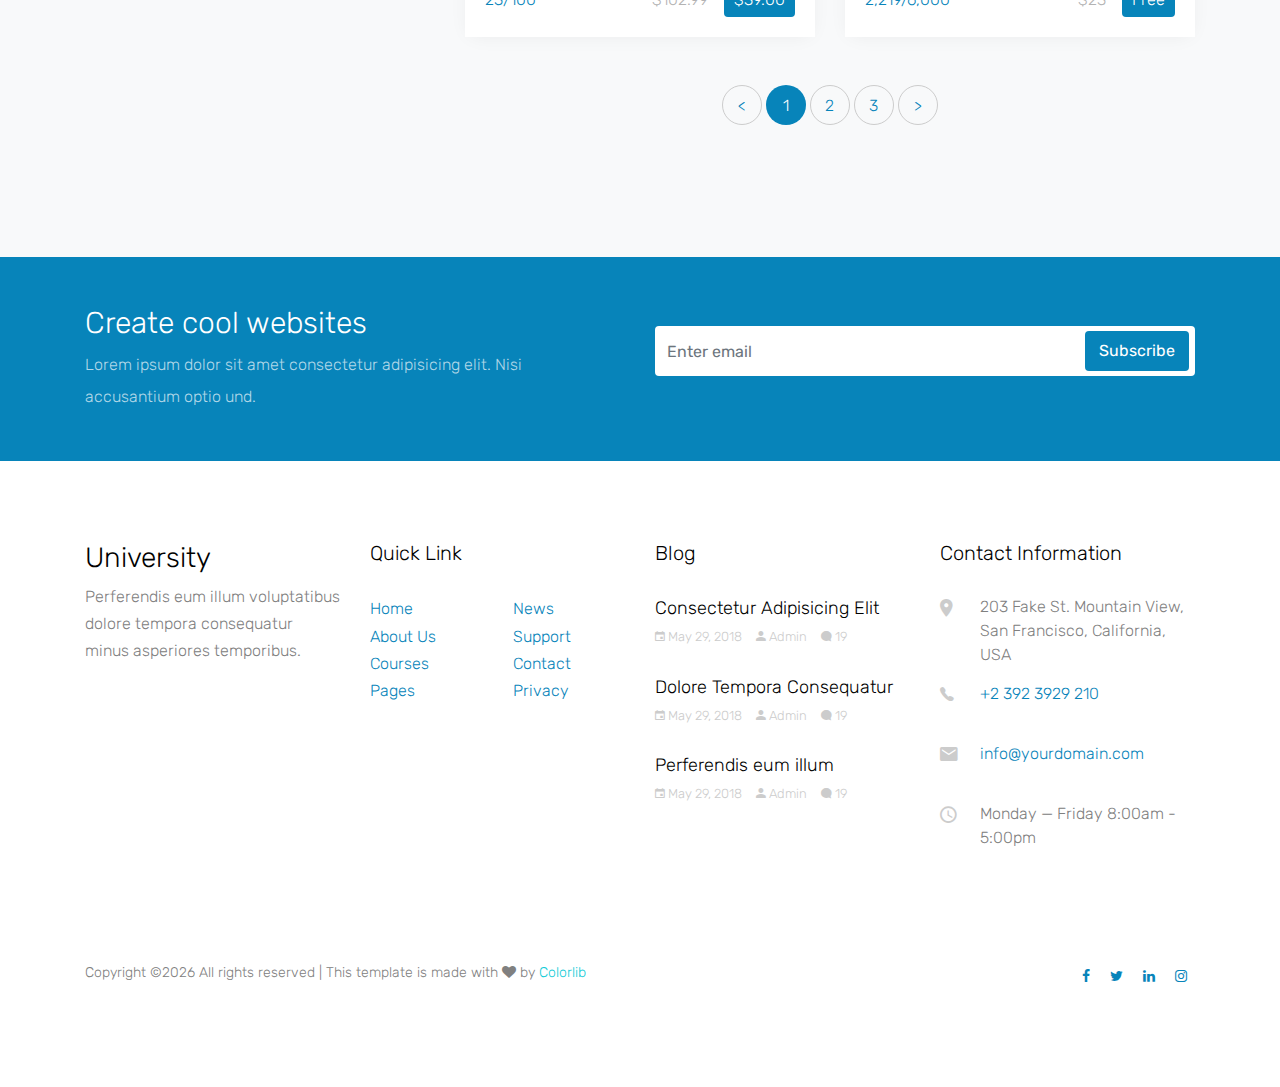
<file: courses.html>
<!doctype html>
<html lang="en">
  <head>
    <title>Free Education Template by Colorlib</title>
    <meta charset="utf-8">
    <meta name="viewport" content="width=device-width, initial-scale=1, shrink-to-fit=no">

    <link href="https://fonts.googleapis.com/css?family=Rubik:300,400,500" rel="stylesheet">

    <link rel="stylesheet" href="css/bootstrap.css">
    <link rel="stylesheet" href="css/animate.css">
    <link rel="stylesheet" href="css/owl.carousel.min.css">

    <link rel="stylesheet" href="fonts/ionicons/css/ionicons.min.css">
    <link rel="stylesheet" href="fonts/fontawesome/css/font-awesome.min.css">
    <link rel="stylesheet" href="fonts/flaticon/font/flaticon.css">

    <!-- Theme Style -->
    <link rel="stylesheet" href="css/style.css">
  </head>
  <body>
    
    <header role="banner">
     
      <nav class="navbar navbar-expand-lg navbar-light bg-light">
        <div class="container">
          <a class="navbar-brand absolute" href="index.html">University</a>
          <button class="navbar-toggler" type="button" data-toggle="collapse" data-target="#navbarsExample05" aria-controls="navbarsExample05" aria-expanded="false" aria-label="Toggle navigation">
            <span class="navbar-toggler-icon"></span>
          </button>

          <div class="collapse navbar-collapse navbar-light" id="navbarsExample05">
            <ul class="navbar-nav mx-auto">
              <li class="nav-item">
                <a class="nav-link active" href="index.html">Home</a>
              </li>
              <li class="nav-item dropdown">
                <a class="nav-link dropdown-toggle" href="courses.html" id="dropdown04" data-toggle="dropdown" aria-haspopup="true" aria-expanded="false">Courses</a>
                <div class="dropdown-menu" aria-labelledby="dropdown04">
                  <a class="dropdown-item" href="courses.html">HTML</a>
                  <a class="dropdown-item" href="courses.html">WordPress</a>
                  <a class="dropdown-item" href="courses.html">Laravel</a>
                  <a class="dropdown-item" href="courses.html">JavaScript</a>
                  <a class="dropdown-item" href="courses.html">Python</a>
                </div>

              </li>

              <li class="nav-item dropdown">
                <a class="nav-link dropdown-toggle" href="#" id="dropdown05" data-toggle="dropdown" aria-haspopup="true" aria-expanded="false">Categories</a>
                <div class="dropdown-menu" aria-labelledby="dropdown05">
                  <a class="dropdown-item" href="#">HTML</a>
                  <a class="dropdown-item" href="#">WordPress</a>
                  <a class="dropdown-item" href="#">Laravel</a>
                  <a class="dropdown-item" href="#">JavaScript</a>
                  <a class="dropdown-item" href="#">Python</a>
                </div>

              </li>
              <li class="nav-item">
                <a class="nav-link" href="blog.html">Blog</a>
              </li>
              <li class="nav-item">
                <a class="nav-link" href="about.html">About</a>
              </li>
              <li class="nav-item">
                <a class="nav-link" href="contact.html">Contact</a>
              </li>
            </ul>
            <ul class="navbar-nav absolute-right">
              <li>
                <a href="login.html">Login</a> / <a href="register.html">Register</a>
              </li>
            </ul>
            
          </div>
        </div>
      </nav>
    </header>
    <!-- END header -->

    <section class="site-hero site-sm-hero overlay" data-stellar-background-ratio="0.5" style="background-image: url(images/big_image_2.jpg);">
      <div class="container">
        <div class="row align-items-center justify-content-center site-hero-sm-inner">
          <div class="col-md-7 text-center">
  
            <div class="mb-5 element-animate">
              <h1 class="mb-2">Courses</h1>
              <p class="bcrumb"><a href="index.html">Home</a> <span class="sep ion-android-arrow-dropright px-2"></span>  <span class="current">Courses</span></p>
            </div>
            
          </div>
        </div>
      </div>
    </section>
    <!-- END section -->

    <div class="site-section bg-light">
      <div class="container">
        <div class="row">
          
          <div class="col-md-6 col-lg-8 order-md-2">
            <div class="row">
              <div class="col-md-12 col-lg-6 mb-5">
                <div class="block-19">
                  <figure>
                    <a href="course-single.html"><img src="images/img_1.jpg" alt="Image" class="img-fluid"></a>
                  </figure>
                    <div class="text">
                      <h2 class="heading"><a href="#">Advanced JavaScript Learning</a></h2>
                      <p class="mb-4">Lorem ipsum dolor sit amet consectetur adipisicing elit. Suscipit qui neque sint eveniet tempore sapiente.</p>
                      <div class="meta d-flex align-items-center">
                        <div class="number">
                          <span>2,219/6,000</span>
                        </div>
                        <div class="price text-right"><del class="mr-3">$23</del><span>Free</span></div>
                      </div>
                    </div>
                  </div>
                
              </div>
              <div class="col-md-12 col-lg-6 mb-5">
                
                  <div class="block-19">
                    <figure>
                      <a href="course-single.html"><img src="images/img_2.jpg" alt="Image" class="img-fluid"></a>
                    </figure>
                    <div class="text">
                      <h2 class="heading"><a href="#">Introduction to CSS</a></h2>
                      <p class="mb-4">Lorem ipsum dolor sit amet consectetur adipisicing elit. Suscipit qui neque sint eveniet tempore sapiente.</p>
                      <div class="meta d-flex align-items-center">
                        <div class="number">
                          <span>1,903/3,000</span>
                        </div>
                        <div class="price text-right"><span>$10.99</span></div>
                      </div>
                    </div>
                  </div>
                </div>
              <div class="col-md-12 col-lg-6 mb-5">
                <div class="block-19">
                  <figure>
                    <a href="course-single.html"><img src="images/img_3.jpg" alt="Image" class="img-fluid"></a>
                  </figure>
                  <div class="text">
                    <h2 class="heading"><a href="#">Design &amp; Develop</a></h2>
                    <p class="mb-4">Lorem ipsum dolor sit amet consectetur adipisicing elit. Suscipit qui neque sint eveniet tempore sapiente.</p>
                    <div class="meta d-flex align-items-center">
                      <div class="number">
                        <span>23/100</span>
                      </div>
                      <div class="price text-right"><del class="mr-3">$102.99</del><span>$39.00</span></div>
                    </div>
                  </div>
                </div>
              </div>

              <div class="col-md-12 col-lg-6 mb-5">
                <div class="block-19">
                  <figure>
                    <a href="course-single.html"><img src="images/img_1.jpg" alt="Image" class="img-fluid"></a>
                  </figure>
                    <div class="text">
                      <h2 class="heading"><a href="#">Advanced JavaScript Learning</a></h2>
                      <p class="mb-4">Lorem ipsum dolor sit amet consectetur adipisicing elit. Suscipit qui neque sint eveniet tempore sapiente.</p>
                      <div class="meta d-flex align-items-center">
                        <div class="number">
                          <span>2,219/6,000</span>
                        </div>
                        <div class="price text-right"><del class="mr-3">$23</del><span>Free</span></div>
                      </div>
                    </div>
                  </div>
                
              </div>
              <div class="col-md-12 col-lg-6 mb-5">
                
                  <div class="block-19">
                    <figure>
                      <a href="course-single.html"><img src="images/img_2.jpg" alt="Image" class="img-fluid"></a>
                    </figure>
                    <div class="text">
                      <h2 class="heading"><a href="#">Introduction to CSS</a></h2>
                      <p class="mb-4">Lorem ipsum dolor sit amet consectetur adipisicing elit. Suscipit qui neque sint eveniet tempore sapiente.</p>
                      <div class="meta d-flex align-items-center">
                        <div class="number">
                          <span>1,903/3,000</span>
                        </div>
                        <div class="price text-right"><span>$10.99</span></div>
                      </div>
                    </div>
                  </div>
                </div>
              <div class="col-md-12 col-lg-6 mb-5">
                <div class="block-19">
                  <figure>
                    <a href="course-single.html"><img src="images/img_3.jpg" alt="Image" class="img-fluid"></a>
                  </figure>
                  <div class="text">
                    <h2 class="heading"><a href="#">Design &amp; Develop</a></h2>
                    <p class="mb-4">Lorem ipsum dolor sit amet consectetur adipisicing elit. Suscipit qui neque sint eveniet tempore sapiente.</p>
                    <div class="meta d-flex align-items-center">
                      <div class="number">
                        <span>23/100</span>
                      </div>
                      <div class="price text-right"><del class="mr-3">$102.99</del><span>$39.00</span></div>
                    </div>
                  </div>
                </div>
              </div>

              <div class="col-md-12 col-lg-6 mb-5">
                <div class="block-19">
                  <figure>
                    <a href="course-single.html"><img src="images/img_1.jpg" alt="Image" class="img-fluid"></a>
                  </figure>
                    <div class="text">
                      <h2 class="heading"><a href="#">Advanced JavaScript Learning</a></h2>
                      <p class="mb-4">Lorem ipsum dolor sit amet consectetur adipisicing elit. Suscipit qui neque sint eveniet tempore sapiente.</p>
                      <div class="meta d-flex align-items-center">
                        <div class="number">
                          <span>2,219/6,000</span>
                        </div>
                        <div class="price text-right"><del class="mr-3">$23</del><span>Free</span></div>
                      </div>
                    </div>
                  </div>
                
              </div>
              <div class="col-md-12 col-lg-6 mb-5">
                
                  <div class="block-19">
                    <figure>
                      <a href="course-single.html"><img src="images/img_2.jpg" alt="Image" class="img-fluid"></a>
                    </figure>
                    <div class="text">
                      <h2 class="heading"><a href="#">Introduction to CSS</a></h2>
                      <p class="mb-4">Lorem ipsum dolor sit amet consectetur adipisicing elit. Suscipit qui neque sint eveniet tempore sapiente.</p>
                      <div class="meta d-flex align-items-center">
                        <div class="number">
                          <span>1,903/3,000</span>
                        </div>
                        <div class="price text-right"><span>$10.99</span></div>
                      </div>
                    </div>
                  </div>
                </div>
              <div class="col-md-12 col-lg-6 mb-5">
                <div class="block-19">
                  <figure>
                    <a href="course-single.html"><img src="images/img_3.jpg" alt="Image" class="img-fluid"></a>
                  </figure>
                  <div class="text">
                    <h2 class="heading"><a href="#">Design &amp; Develop</a></h2>
                    <p class="mb-4">Lorem ipsum dolor sit amet consectetur adipisicing elit. Suscipit qui neque sint eveniet tempore sapiente.</p>
                    <div class="meta d-flex align-items-center">
                      <div class="number">
                        <span>23/100</span>
                      </div>
                      <div class="price text-right"><del class="mr-3">$102.99</del><span>$39.00</span></div>
                    </div>
                  </div>
                </div>
              </div>

              <div class="col-md-12 col-lg-6 mb-5">
                <div class="block-19">
                  <figure>
                    <a href="course-single.html"><img src="images/img_1.jpg" alt="Image" class="img-fluid"></a>
                  </figure>
                    <div class="text">
                      <h2 class="heading"><a href="#">Advanced JavaScript Learning</a></h2>
                      <p class="mb-4">Lorem ipsum dolor sit amet consectetur adipisicing elit. Suscipit qui neque sint eveniet tempore sapiente.</p>
                      <div class="meta d-flex align-items-center">
                        <div class="number">
                          <span>2,219/6,000</span>
                        </div>
                        <div class="price text-right"><del class="mr-3">$23</del><span>Free</span></div>
                      </div>
                    </div>
                  </div>
                
              </div>

            </div>

            <div class="row mb-5">
              <div class="col-md-12 text-center">
                <div class="block-27">
                  <ul>
                    <li><a href="#">&lt;</a></li>
                    <li class="active"><span>1</span></li>
                    <li><a href="#">2</a></li>
                    <li><a href="#">3</a></li>
                    <li><a href="#">&gt;</a></li>
                  </ul>
                </div>
              </div>
            </div>
          </div>
          <!-- END content -->
          <div class="col-md-6 col-lg-4 order-md-1">

            <div class="block-24 mb-5">
              <h3 class="heading">Categories</h3>
              <ul>
                <li><a href="#">Laravel <span>10</span></a></li>
                <li><a href="#">PHP <span>43</span></a></li>
                <li><a href="#">JavaScript <span>21</span></a></li>
                <li><a href="#">Python <span>65</span></a></li>
                <li><a href="#">iOS <span>34</span></a></li>
                <li><a href="#">Android <span>45</span></a></li>
                <li><a href="#">Swift <span>22</span></a></li>
              </ul>
            </div>

            <div class="block-25 mb-5">
              <div class="heading">Recent Courses</div>
              <ul>
                <li>
                  <a href="#" class="d-flex">
                    <figure class="image mr-3">
                      <img src="images/img_2_b.jpg" alt="" class="img-fluid">
                    </figure>
                    <div class="text">
                      <h3 class="heading">Create cool websites using this template</h3>
                      <span class="meta">$34</span>
                    </div>
                  </a>
                </li>
                <li>
                  <a href="#" class="d-flex">
                    <figure class="image mr-3">
                      <img src="images/img_2_b.jpg" alt="" class="img-fluid">
                    </figure>
                    <div class="text">
                      <h3 class="heading">Create cool websites using this template</h3>
                      <span class="meta">$34</span>
                    </div>
                  </a>
                </li>
                <li>
                  <a href="#" class="d-flex">
                    <figure class="image mr-3">
                      <img src="images/img_2_b.jpg" alt="" class="img-fluid">
                    </figure>
                    <div class="text">
                      <h3 class="heading">Create cool websites using this template</h3>
                      <span class="meta">$34</span>
                    </div>
                  </a>
                </li>
              </ul>
            </div>

            <div class="block-26">
              <h3 class="heading">Tags</h3>
              <ul>
                <li><a href="#">code</a></li>
                <li><a href="#">design</a></li>
                <li><a href="#">typography</a></li>
                <li><a href="#">development</a></li>
                <li><a href="#">creative</a></li>
                <li><a href="#">codehack</a></li>
              </ul>
            </div>


          </div>
          <!-- END Sidebar -->
        </div>
      </div>
    </div>

    
    
    <div class="py-5 block-22">
      <div class="container">
        <div class="row align-items-center">
          <div class="col-md-6 mb-4 mb-md-0 pr-md-5">
            <h2 class="heading">Create cool websites</h2>
            <p>Lorem ipsum dolor sit amet consectetur adipisicing elit. Nisi accusantium optio und.</p>
          </div>
          <div class="col-md-6">
            <form action="#" class="subscribe">
              <div class="form-group">
                <input type="email" class="form-control email" placeholder="Enter email">
                <input type="submit" class="btn btn-primary submit" value="Subscribe">
              </div>
            </form>
          </div>
        </div>
      </div>
    </div>
  
    <footer class="site-footer">
      <div class="container">
        <div class="row mb-5">
          <div class="col-md-6 col-lg-3 mb-5 mb-lg-0">
            <h3>University</h3>
            <p>Perferendis eum illum voluptatibus dolore tempora consequatur minus asperiores temporibus.</p>
          </div>
          <div class="col-md-6 col-lg-3 mb-5 mb-lg-0">
            <h3 class="heading">Quick Link</h3>
            <div class="row">
              <div class="col-md-6">
                <ul class="list-unstyled">
                  <li><a href="#">Home</a></li>
                  <li><a href="#">About Us</a></li>
                  <li><a href="#">Courses</a></li>
                  <li><a href="#">Pages</a></li>
                </ul>
              </div>
              <div class="col-md-6">
                <ul class="list-unstyled">
                  <li><a href="#">News</a></li>
                  <li><a href="#">Support</a></li>
                  <li><a href="#">Contact</a></li>
                  <li><a href="#">Privacy</a></li>
                </ul>
              </div>
            </div>
          </div>
          <div class="col-md-6 col-lg-3 mb-5 mb-lg-0">
            <h3 class="heading">Blog</h3>
            <div class="block-21 d-flex mb-4">
              <div class="text">
                <h3 class="heading mb-0"><a href="#">Consectetur Adipisicing Elit</a></h3>
                <div class="meta">
                  <div><a href="#"><span class="ion-android-calendar"></span> May 29, 2018</a></div>
                  <div><a href="#"><span class="ion-android-person"></span> Admin</a></div>
                  <div><a href="#"><span class="ion-chatbubble"></span> 19</a></div>
                </div>
              </div>
            </div>  
            <div class="block-21 d-flex mb-4">
              <div class="text">
                <h3 class="heading mb-0"><a href="#">Dolore Tempora Consequatur</a></h3>
                <div class="meta">
                  <div><a href="#"><span class="ion-android-calendar"></span> May 29, 2018</a></div>
                  <div><a href="#"><span class="ion-android-person"></span> Admin</a></div>
                  <div><a href="#"><span class="ion-chatbubble"></span> 19</a></div>
                </div>
              </div>
            </div>  
            <div class="block-21 d-flex mb-4">
              <div class="text">
                <h3 class="heading mb-0"><a href="#">Perferendis eum illum</a></h3>
                <div class="meta">
                  <div><a href="#"><span class="ion-android-calendar"></span> May 29, 2018</a></div>
                  <div><a href="#"><span class="ion-android-person"></span> Admin</a></div>
                  <div><a href="#"><span class="ion-chatbubble"></span> 19</a></div>
                </div>
              </div>
            </div>  
          </div>
          <div class="col-md-6 col-lg-3 mb-5 mb-lg-0">
            <h3 class="heading">Contact Information</h3>
            <div class="block-23">
              <ul>
                <li><span class="icon ion-android-pin"></span><span class="text">203 Fake St. Mountain View, San Francisco, California, USA</span></li>
                <li><a href="#"><span class="icon ion-ios-telephone"></span><span class="text">+2 392 3929 210</span></a></li>
                <li><a href="#"><span class="icon ion-android-mail"></span><span class="text">info@yourdomain.com</span></a></li>
                <li><span class="icon ion-android-time"></span><span class="text">Monday &mdash; Friday 8:00am - 5:00pm</span></li>
              </ul>
            </div>
          </div>
        </div>
        <div class="row pt-5">
          <div class="col-md-12 text-center copyright">
            
            <p class="float-md-left"><!-- Link back to Colorlib can't be removed. Template is licensed under CC BY 3.0. -->
Copyright &copy;<script>document.write(new Date().getFullYear());</script> All rights reserved | This template is made with <i class="fa fa-heart" aria-hidden="true"></i> by <a href="https://colorlib.com" target="_blank" class="text-primary">Colorlib</a>
<!-- Link back to Colorlib can't be removed. Template is licensed under CC BY 3.0. --></p>
            <p class="float-md-right">
              <a href="#" class="fa fa-facebook p-2"></a>
              <a href="#" class="fa fa-twitter p-2"></a>
              <a href="#" class="fa fa-linkedin p-2"></a>
              <a href="#" class="fa fa-instagram p-2"></a>

            </p>
          </div>
        </div>
      </div>
    </footer>
    <!-- END footer -->
    
    <!-- loader -->
    <div id="loader" class="show fullscreen"><svg class="circular" width="48px" height="48px"><circle class="path-bg" cx="24" cy="24" r="22" fill="none" stroke-width="4" stroke="#eeeeee"/><circle class="path" cx="24" cy="24" r="22" fill="none" stroke-width="4" stroke-miterlimit="10" stroke="#f4b214"/></svg></div>

    <script src="js/jquery-3.2.1.min.js"></script>
    <script src="js/jquery-migrate-3.0.0.js"></script>
    <script src="js/popper.min.js"></script>
    <script src="js/bootstrap.min.js"></script>
    <script src="js/owl.carousel.min.js"></script>
    <script src="js/jquery.waypoints.min.js"></script>
    <script src="js/jquery.stellar.min.js"></script>
    <script src="js/jquery.animateNumber.min.js"></script>

    <script src="js/main.js"></script>
  </body>
</html>
</file>
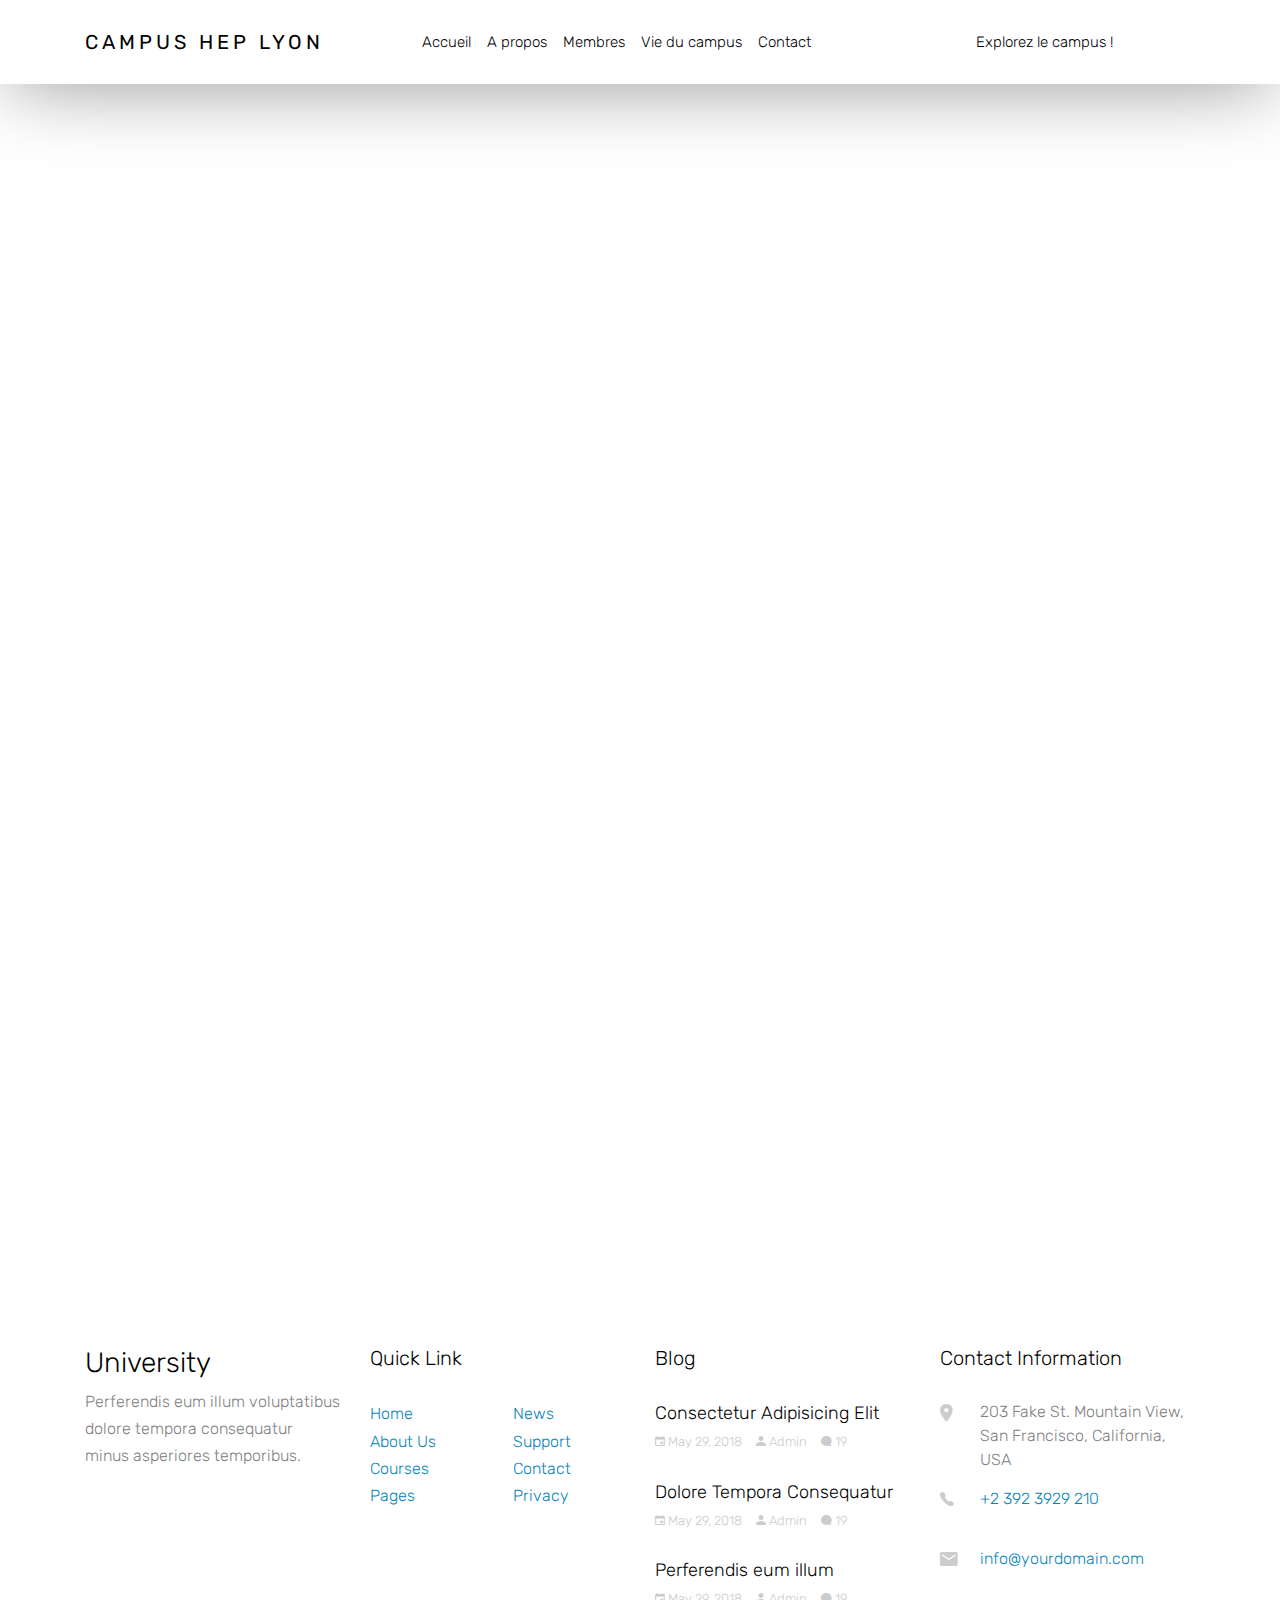
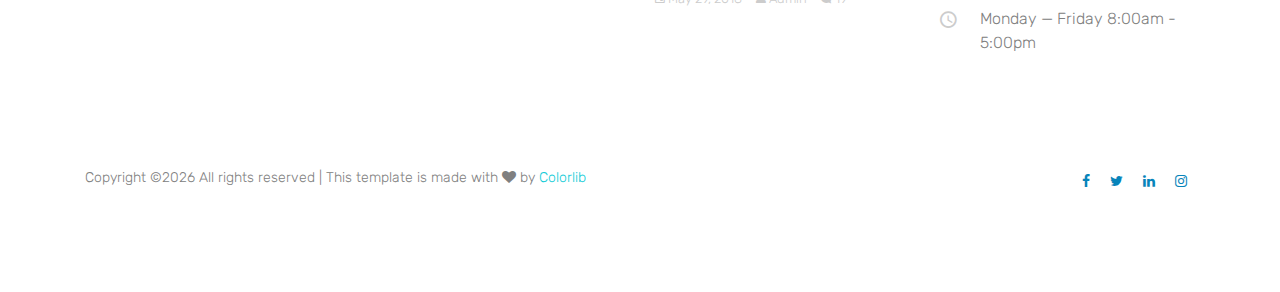
<file: home.html>
<!doctype html>
<html lang="fr">
  <head>
    <title>HEP Explore</title>
    <meta charset="utf-8">
    <meta name="viewport" content="width=device-width, initial-scale=1, shrink-to-fit=no">

    <link href="https://fonts.googleapis.com/css?family=Rubik:300,400,500" rel="stylesheet">

    <link rel="stylesheet" href="css/bootstrap.css">
    <link rel="stylesheet" href="css/animate.css">
    <link rel="stylesheet" href="css/owl.carousel.min.css">

    <link rel="stylesheet" href="fonts/ionicons/css/ionicons.min.css">
    <link rel="stylesheet" href="fonts/fontawesome/css/font-awesome.min.css">
    <link rel="stylesheet" href="fonts/flaticon/font/flaticon.css">
    <link rel="stylesheet" href="css/magnific-popup.css">

    <!-- Theme Style -->
    <link rel="stylesheet" href="css/style.css">
  </head>
  <body>
    
    <header role="banner">
     
      <nav class="navbar navbar-expand-lg navbar-light bg-light">
        <div class="container">
          <a class="navbar-brand absolute" href="index.html">Campus HEP Lyon</a>
          <button class="navbar-toggler" type="button" data-toggle="collapse" data-target="#navbarsExample05" aria-controls="navbarsExample05" aria-expanded="false" aria-label="Toggle navigation">
            <span class="navbar-toggler-icon"></span>
          </button>

          <div class="collapse navbar-collapse navbar-light" id="navbarsExample05">
            <ul class="navbar-nav mx-auto">
              <li class="nav-item">
                <a class="nav-link active" href="index.html">Accueil</a>
              </li>
              <li class="nav-item">
                <a class="nav-link" href="about.html">A propos</a>
              </li>

              <li class="nav-item">
                <a class="nav-link" href="#">Membres</a>

              </li>
              <li class="nav-item">
                <a class="nav-link" href="blog.html">Vie du campus</a>
              </li>
              <li class="nav-item">
                <a class="nav-link" href="contact.html">Contact</a>
              </li>
            </ul>
            <ul class="navbar-nav mx-auto">
              <li class="nav-item">
                <a class="nav-link" href="visite.php">Explorez le campus !</a>
              </li>
            </ul>
          </div>
        </div>
      </nav>
    </header>
    <!-- END header -->

    <!--<section class="site-hero overlay" data-stellar-background-ratio="0.5" style="background-image: url(images/big_image_2.jpg);">
      <div class="container">
        <div class="row align-items-center justify-content-center site-hero-inner">
          <div class="col-md-10">
  
            <div class="mb-5 element-animate">
              <div class="block-17">
                <h2 class="heading text-center mb-4">Find Oneline Courses That Suits You</h2>
                <form action="" method="post" class="d-block d-lg-flex mb-4">
                  <div class="fields d-block d-lg-flex">
                    <div class="textfield-search one-third"><input type="text" class="form-control" placeholder="Keyword search..."></div>
                    <div class="select-wrap one-third">
                      <div class="icon"><span class="ion-ios-arrow-down"></span></div>
                      <select name="" id="" class="form-control">
                        <option value="">Category Course</option>
                        <option value="">Laravel</option>
                        <option value="">PHP</option>
                        <option value="">JavaScript</option>
                        <option value="">Python</option>
                      </select>
                    </div>
                    <div class="select-wrap one-third">
                      <div class="icon"><span class="ion-ios-arrow-down"></span></div>
                      <select name="" id="" class="form-control">
                        <option value="">Difficulty</option>
                        <option value="">Beginner</option>
                        <option value="">Intermediate</option>
                        <option value="">Advance</option>
                      </select>
                    </div>
                  </div>
                  <input type="submit" class="search-submit btn btn-primary" value="Search">  
                </form>
                <p class="text-center mb-5">We have more than 500 courses to improve your skills</p>
                <p class="text-center"><a href="#" class="btn py-3 px-5">Register Now</a></p>
              </div>
            </div>
            
          </div>
        </div>
      </div>
    </section>-->
    <!-- END section -->

    <section class="site-section element-animate">
      <div class="container">
        <div class="row align-items-center">
          <div class="col-md-6 order-md-2">
            <div class="block-16">
              <figure>
                <img src="images/img_1.jpg" alt="Image placeholder" class="img-fluid">
                <a href="https://vimeo.com/45830194" class="play-button popup-vimeo"><span class="ion-ios-play"></span></a>

                <!-- <a href="https://vimeo.com/45830194" class="button popup-vimeo" data-aos="fade-right" data-aos-delay="700"><span class="ion-ios-play"></span></a> -->

              </figure>
            </div>
          </div>
          <div class="col-md-6 order-md-1">

            <div class="block-15">
              <div class="heading">
                <h2>Welcome to University</h2>
              </div>
              <div class="text mb-5">
              <p>Lorem ipsum dolor sit amet consectetur adipisicing elit. A quibusdam nisi eos accusantium eligendi velit deleniti nihil ad deserunt rerum incidunt nulla nemo eius molestiae architecto beatae asperiores doloribus animi.</p>
              </div>
              <p><a href="#" class="btn btn-primary reverse py-2 px-4">Read More</a></p>
              
            </div>

          </div>
          
        </div>

      </div>
    </section>
    <!-- END section -->

    <!--<section class="site-section pt-3 element-animate">
      <div class="container">
        <div class="row">
          <div class="col-md-6 col-lg-3">
            <div class="media block-6 d-block">
              <div class="icon mb-3"><span class="flaticon-book"></span></div>
              <div class="media-body">
                <h3 class="heading">Knowledge is power</h3>
                <p>Lorem ipsum dolor sit amet consectetur adipisicing elit mess.</p>
                <p><a href="#" class="more">Read More <span class="ion-arrow-right-c"></span></a></p>
              </div>
            </div> 
          </div>
          <div class="col-md-6 col-lg-3">
            <div class="media block-6 d-block">
              <div class="icon mb-3"><span class="flaticon-student"></span></div>
              <div class="media-body">
                <h3 class="heading">Senior High School</h3>
                <p>Lorem ipsum dolor sit amet consectetur adipisicing elit mess.</p>
                <p><a href="#" class="more">Read More <span class="ion-arrow-right-c"></span></a></p>
              </div>
            </div> 
          </div>
          
          <div class="col-md-6 col-lg-3">
            <div class="media block-6 d-block">
              <div class="icon mb-3"><span class="flaticon-diploma"></span></div>
              <div class="media-body">
                <h3 class="heading">College of Arts &amp; Sciences</h3>
                <p>Lorem ipsum dolor sit amet consectetur adipisicing elit mess.</p>
                <p><a href="#" class="more">Read More <span class="ion-arrow-right-c"></span></a></p>
              </div>
            </div> 
          </div>
          <div class="col-md-6 col-lg-3">
            <div class="media block-6 d-block">
              <div class="icon mb-3"><span class="flaticon-professor"></span></div>
              <div class="media-body">
                <h3 class="heading">Unmatched Proffessor</h3>
                <p>Lorem ipsum dolor sit amet consectetur adipisicing elit mess.</p>
                <p><a href="#" class="more">Read More <span class="ion-arrow-right-c"></span></a></p>
              </div>
            </div> 
          </div>
        </div>
      </div>
    </section>-->
    <!-- END section -->

    <section class="site-section bg-light element-animate" id="section-counter">
      <div class="container">
        <div class="row">
          <div class="col-lg-6">
            <figure><img src="images/img_2_b.jpg" alt="Image placeholder" class="img-fluid"></figure>
          </div>
          <div class="col-lg-5 ml-auto">
            <div class="block-15">
              <div class="heading">
                <h2>Education is Life</h2>
              </div>
              <div class="text mb-5">
                <p>Lorem ipsum dolor sit amet consectetur adipisicing elit. A quibusdam nisi eos accusantium eligendi velit deleniti nihil ad deserunt rerum incidunt.</p>
              </div>
            </div>

            <div class="row">
              <div class="col-md-6">
                <div class="block-18 d-flex align-items-center">
                  <div class="icon mr-4">
                    <span class="flaticon-student"></span>
                  </div>
                  <div class="text">
                    <strong class="number" data-number="12921">0</strong>
                    <span>Students</span>
                  </div>
                </div>

                <div class="block-18 d-flex align-items-center">
                  <div class="icon mr-4">
                    <span class="flaticon-university"></span>
                  </div>
                  <div class="text">
                    <strong class="number" data-number="51">0</strong>
                    <span>Schools</span>
                  </div>
                </div>

              </div>
              <div class="col-md-6">
                <div class="block-18 d-flex align-items-center">
                  <div class="icon mr-4">
                    <span class="flaticon-books"></span>
                  </div>
                  <div class="text">
                    <strong class="number" data-number="3902">0</strong>
                    <span>Books</span>
                  </div>
                </div>

                <div class="block-18 d-flex align-items-center">
                  <div class="icon mr-4">
                    <span class="flaticon-mortarboard"></span>
                  </div>
                  <div class="text">
                    <strong class="number" data-number="1921">0</strong>
                    <span>Graduates</span>
                  </div>
                </div>
                
              </div>
            </div>

          </div>
        </div>
      </div>
    </section>
    <!-- END section -->
<!--
    <div class="site-section bg-light">
      <div class="container">
        <div class="row justify-content-center mb-5 element-animate">
          <div class="col-md-7 text-center section-heading">
            <h2 class="text-primary heading">Popular Courses</h2>
            <p>Lorem ipsum dolor sit amet consectetur adipisicing elit. Suscipit qui neque sint eveniet tempore sapiente.</p>
            <p><a href="#" class="btn btn-primary py-2 px-4"><span class="ion-ios-book mr-2"></span>Enroll Now</a></p>
          </div>
        </div>
      </div>
      <div class="container-fluid block-11 element-animate">
        <div class="nonloop-block-11 owl-carousel">
          <div class="item">
            <div class="block-19">
                <figure>
                  <img src="images/img_1.jpg" alt="Image" class="img-fluid">
                </figure>
                <div class="text">
                  <h2 class="heading"><a href="#">Advanced JavaScript Learning</a></h2>
                  <p class="mb-4">Lorem ipsum dolor sit amet consectetur adipisicing elit. Suscipit qui neque sint eveniet tempore sapiente.</p>
                  <div class="meta d-flex align-items-center">
                    <div class="number">
                      <span>2,219/6,000</span>
                    </div>
                    <div class="price text-right"><del class="mr-3">$23</del><span>Free</span></div>
                  </div>
                </div>
              </div>
          </div>

          <div class="item">
            <div class="block-19">
                <figure>
                  <img src="images/img_3.jpg" alt="Image" class="img-fluid">
                </figure>
                <div class="text">
                  <h2 class="heading"><a href="#">Advanced JavaScript Learning</a></h2>
                  <p class="mb-4">Lorem ipsum dolor sit amet consectetur adipisicing elit. Suscipit qui neque sint eveniet tempore sapiente.</p>
                  <div class="meta d-flex align-items-center">
                    <div class="number">
                      <span>2,219/6,000</span>
                    </div>
                    <div class="price text-right"><del class="mr-3">$23</del><span>Free</span></div>
                  </div>
                </div>
              </div>
          </div>

          <div class="item">
            <div class="block-19">
              <figure>
                <img src="images/img_2.jpg" alt="Image" class="img-fluid">
              </figure>
              <div class="text">
                <h2 class="heading"><a href="#">Introduction to CSS</a></h2>
                <p class="mb-4">Lorem ipsum dolor sit amet consectetur adipisicing elit. Suscipit qui neque sint eveniet tempore sapiente.</p>
                <div class="meta d-flex align-items-center">
                  <div class="number">
                    <span>1,903/3,000</span>
                  </div>
                  <div class="price text-right"><span>$10.99</span></div>
                </div>
              </div>
            </div>
          </div>

          <div class="item">
            <div class="block-19">
              <figure>
                <img src="images/img_1.jpg" alt="Image" class="img-fluid">
              </figure>
              <div class="text">
                <h2 class="heading"><a href="#">Design &amp; Develop</a></h2>
                <p class="mb-4">Lorem ipsum dolor sit amet consectetur adipisicing elit. Suscipit qui neque sint eveniet tempore sapiente.</p>
                <div class="meta d-flex align-items-center">
                  <div class="number">
                    <span>23/100</span>
                  </div>
                  <div class="price text-right"><del class="mr-3">$23</del><span>Free</span></div>
                </div>
              </div>
            </div>
          </div>

          <div class="item">
            <div class="block-19">
                <figure>
                  <img src="images/img_1.jpg" alt="Image" class="img-fluid">
                </figure>
                <div class="text">
                  <h2 class="heading"><a href="#">Advanced JavaScript Learning</a></h2>
                  <p class="mb-4">Lorem ipsum dolor sit amet consectetur adipisicing elit. Suscipit qui neque sint eveniet tempore sapiente.</p>
                  <div class="meta d-flex align-items-center">
                    <div class="number">
                      <span>2,219/6,000</span>
                    </div>
                    <div class="price text-right"><del class="mr-3">$23</del><span>Free</span></div>
                  </div>
                </div>
              </div>
          </div>

          <div class="item">
            <div class="block-19">
                <figure>
                  <img src="images/img_3.jpg" alt="Image" class="img-fluid">
                </figure>
                <div class="text">
                  <h2 class="heading"><a href="#">Advanced JavaScript Learning</a></h2>
                  <p class="mb-4">Lorem ipsum dolor sit amet consectetur adipisicing elit. Suscipit qui neque sint eveniet tempore sapiente.</p>
                  <div class="meta d-flex align-items-center">
                    <div class="number">
                      <span>2,219/6,000</span>
                    </div>
                    <div class="price text-right"><del class="mr-3">$23</del><span>Free</span></div>
                  </div>
                </div>
              </div>
          </div>

          <div class="item">
            <div class="block-19">
              <figure>
                <img src="images/img_2.jpg" alt="Image" class="img-fluid">
              </figure>
              <div class="text">
                <h2 class="heading"><a href="#">Introduction to CSS</a></h2>
                <p class="mb-4">Lorem ipsum dolor sit amet consectetur adipisicing elit. Suscipit qui neque sint eveniet tempore sapiente.</p>
                <div class="meta d-flex align-items-center">
                  <div class="number">
                    <span>1,903/3,000</span>
                  </div>
                  <div class="price text-right"><span>$10.99</span></div>
                </div>
              </div>
            </div>
          </div>

          <div class="item">
            <div class="block-19">
              <figure>
                <img src="images/img_1.jpg" alt="Image" class="img-fluid">
              </figure>
              <div class="text">
                <h2 class="heading"><a href="#">Design &amp; Develop</a></h2>
                <p class="mb-4">Lorem ipsum dolor sit amet consectetur adipisicing elit. Suscipit qui neque sint eveniet tempore sapiente.</p>
                <div class="meta d-flex align-items-center">
                  <div class="number">
                    <span>23/100</span>
                  </div>
                  <div class="price text-right"><del class="mr-3">$23</del><span>Free</span></div>
                </div>
              </div>
            </div>
          </div>
          
        </div>
      </div>

      
    </div>-->
    <!-- END section -->


    <!--<div class="container site-section element-animate">
      <div class="row justify-content-center mb-5">
          <div class="col-md-7 text-center section-heading">
            <h2 class="text-primary heading">Teachers</h2>
            <p>Lorem ipsum dolor sit amet consectetur adipisicing elit. Suscipit qui neque sint eveniet tempore sapiente.</p>
          </div>
        </div>
      <div class="row">
        <div class="col-md-6 col-lg-4">
          <div class="block-2">
            <div class="flipper">
              <div class="front" style="background-image: url(../images/person_3.jpg);">
                <div class="box">
                  <h2>Job Smith</h2>
                  <p>Laravel Expert</p>
                </div>
              </div>
              <div class="back">-->
                <!-- back content -->
                <!--<blockquote>
                  <p>&ldquo;Even the all-powerful Pointing has no control about the blind texts it is an almost unorthographic life One day however a small line of blind text by the name of Lorem Ipsum decided to leave for the far World of Grammar.&rdquo;</p>
                </blockquote>
                <div class="author d-flex">
                  <div class="image mr-3 align-self-center">
                    <img src="images/person_3.jpg" alt="">
                  </div>
                  <div class="name align-self-center">Job Smith <span class="position">Laravel Expert</span></div>
                </div>
              </div>
            </div>
          </div> --><!-- .flip-container -->
        <!--</div>

        <div class="col-md-6 col-lg-4">
          <div class="block-2 ">
            <div class="flipper">
              <div class="front" style="background-image: url(../images/person_1.jpg);">
                <div class="box">
                  <h2>Mellissa Cruz</h2>
                  <p>JavaScript Guru</p>
                </div>
              </div>
              <div class="back">-->
                <!-- back content -->
                <!--<blockquote>
                  <p>&ldquo;Even the all-powerful Pointing has no control about the blind texts it is an almost unorthographic life One day however a small line of blind text by the name of Lorem Ipsum decided to leave for the far World of Grammar.&rdquo;</p>
                </blockquote>
                <div class="author d-flex">
                  <div class="image mr-3 align-self-center">
                    <img src="images/person_1.jpg" alt="">
                  </div>
                  <div class="name align-self-center">Mellissa Cruz <span class="position">JavaScript Guru</span></div>
                </div>
              </div>
            </div>
          </div>--> <!-- .flip-container -->
        <!--</div>

        <div class="col-md-6 col-lg-4">
          <div class="block-2">
            <div class="flipper">
              <div class="front" style="background-image: url(../images/person_2.jpg);">
                <div class="box">
                  <h2>Aldin Powell</h2>
                  <p>WordPress Ninja</p>
                </div>
              </div>
              <div class="back">-->
                <!-- back content -->
                <!--<blockquote>
                  <p>&ldquo;Even the all-powerful Pointing has no control about the blind texts it is an almost unorthographic life One day however a small line of blind text by the name of Lorem Ipsum decided to leave for the far World of Grammar.&rdquo;</p>
                </blockquote>
                <div class="author d-flex">
                  <div class="image mr-3 align-self-center">
                    <img src="images/person_2.jpg" alt="">
                  </div>
                  <div class="name align-self-center">Aldin Powell <span class="position">WordPress Ninja</span></div>
                </div>
              </div>
            </div>
          </div> --><!-- .flip-container -->
        <!--</div>
      </div>
    </div>-->
    <!-- END .block-2 -->


    <!--<div class="site-section bg-light">
      <div class="container">
        <div class="row justify-content-center mb-5 element-animate">
          <div class="col-md-7 text-center section-heading">
            <h2 class="text-primary heading">Blog</h2>
            <p>Lorem ipsum dolor sit amet consectetur adipisicing elit. Suscipit qui neque sint eveniet tempore sapiente.</p>
          </div>
        </div>
        <div class="row element-animate">
          
          <div class="col-md-12 mb-5 mb-lg-0 col-lg-6">

            <div class="block-20 ">
              <figure>
                <a href="#"><img src="images/img_1.jpg" alt="" class="img-fluid"></a>
              </figure>
              <div class="text">
                <h3 class="heading"><a href="#">Even the all-powerful Pointing has no control about the blind texts</a></h3>
                <div class="meta">
                  <div><a href="#"><span class="ion-android-calendar"></span> May 29, 2018</a></div>
                  <div><a href="#"><span class="ion-android-person"></span> Admin</a></div>
                  <div><a href="#"><span class="ion-chatbubble"></span> 19</a></div>
                </div>
              </div>
            </div>

          </div>
          <div class="col-md-12 col-lg-6">
            
            <div class="block-21 d-flex mb-4">
              <figure class="mr-3">
                <a href="#"><img src="images/img_1.jpg" alt="" class="img-fluid"></a>
              </figure>
              <div class="text">
                <h3 class="heading"><a href="#">Even the all-powerful Pointing has no control about the blind texts</a></h3>
                <div class="meta">
                  <div><a href="#"><span class="ion-android-calendar"></span> May 29, 2018</a></div>
                  <div><a href="#"><span class="ion-android-person"></span> Admin</a></div>
                  <div><a href="#"><span class="ion-chatbubble"></span> 19</a></div>
                </div>
              </div>
            </div>  

            <div class="block-21 d-flex mb-4">
              <figure class="mr-3">
                <a href="#"><img src="images/img_2.jpg" alt="" class="img-fluid"></a>
              </figure>
              <div class="text">
                <h3 class="heading"><a href="#">Even the all-powerful Pointing has no control about the blind texts</a></h3>
                <div class="meta">
                  <div><a href="#"><span class="ion-android-calendar"></span> May 29, 2018</a></div>
                  <div><a href="#"><span class="ion-android-person"></span> Admin</a></div>
                  <div><a href="#"><span class="ion-chatbubble"></span> 19</a></div>
                </div>
              </div>
            </div>  

            <div class="block-21 d-flex mb-4">
              <figure class="mr-3">
                <a href="#"><img src="images/img_3.jpg" alt="" class="img-fluid"></a>
              </figure>
              <div class="text">
                <h3 class="heading"><a href="#">Even the all-powerful Pointing has no control about the blind texts</a></h3>
                <div class="meta">
                  <div><a href="#"><span class="ion-android-calendar"></span> May 29, 2018</a></div>
                  <div><a href="#"><span class="ion-android-person"></span> Admin</a></div>
                  <div><a href="#"><span class="ion-chatbubble"></span> 19</a></div>
                </div>
              </div>
            </div>  

            <div class="block-21 d-flex mb-4">
              <figure class="mr-3">
                <a href="#"><img src="images/img_3.jpg" alt="" class="img-fluid"></a>
              </figure>
              <div class="text">
                <h3 class="heading"><a href="#">Even the all-powerful Pointing has no control about the blind texts</a></h3>
                <div class="meta">
                  <div><a href="#"><span class="ion-android-calendar"></span> May 29, 2018</a></div>
                  <div><a href="#"><span class="ion-android-person"></span> Admin</a></div>
                  <div><a href="#"><span class="ion-chatbubble"></span> 19</a></div>
                </div>
              </div>
            </div>  

          </div>
        </div>
      </div>
    </div>-->

    <!--<div class="py-5 block-22">
      <div class="container">
        <div class="row align-items-center">
          <div class="col-md-6 mb-4 mb-md-0 pr-md-5">
            <h2 class="heading">Create cool websites</h2>
            <p>Lorem ipsum dolor sit amet consectetur adipisicing elit. Nisi accusantium optio und.</p>
          </div>
          <div class="col-md-6">
            <form action="#" class="subscribe">
              <div class="form-group">
                <input type="email" class="form-control email" placeholder="Enter email">
                <input type="submit" class="btn btn-primary submit" value="Subscribe">
              </div>
            </form>
          </div>
        </div>
      </div>
    </div>-->
  
    <footer class="site-footer">
      <div class="container">
        <div class="row mb-5">
          <div class="col-md-6 col-lg-3 mb-5 mb-lg-0">
            <h3>University</h3>
            <p>Perferendis eum illum voluptatibus dolore tempora consequatur minus asperiores temporibus.</p>
          </div>
          <div class="col-md-6 col-lg-3 mb-5 mb-lg-0">
            <h3 class="heading">Quick Link</h3>
            <div class="row">
              <div class="col-md-6">
                <ul class="list-unstyled">
                  <li><a href="#">Home</a></li>
                  <li><a href="#">About Us</a></li>
                  <li><a href="#">Courses</a></li>
                  <li><a href="#">Pages</a></li>
                </ul>
              </div>
              <div class="col-md-6">
                <ul class="list-unstyled">
                  <li><a href="#">News</a></li>
                  <li><a href="#">Support</a></li>
                  <li><a href="#">Contact</a></li>
                  <li><a href="#">Privacy</a></li>
                </ul>
              </div>
            </div>
          </div>
          <div class="col-md-6 col-lg-3 mb-5 mb-lg-0">
            <h3 class="heading">Blog</h3>
            <div class="block-21 d-flex mb-4">
              <div class="text">
                <h3 class="heading mb-0"><a href="#">Consectetur Adipisicing Elit</a></h3>
                <div class="meta">
                  <div><a href="#"><span class="ion-android-calendar"></span> May 29, 2018</a></div>
                  <div><a href="#"><span class="ion-android-person"></span> Admin</a></div>
                  <div><a href="#"><span class="ion-chatbubble"></span> 19</a></div>
                </div>
              </div>
            </div>  
            <div class="block-21 d-flex mb-4">
              <div class="text">
                <h3 class="heading mb-0"><a href="#">Dolore Tempora Consequatur</a></h3>
                <div class="meta">
                  <div><a href="#"><span class="ion-android-calendar"></span> May 29, 2018</a></div>
                  <div><a href="#"><span class="ion-android-person"></span> Admin</a></div>
                  <div><a href="#"><span class="ion-chatbubble"></span> 19</a></div>
                </div>
              </div>
            </div>  
            <div class="block-21 d-flex mb-4">
              <div class="text">
                <h3 class="heading mb-0"><a href="#">Perferendis eum illum</a></h3>
                <div class="meta">
                  <div><a href="#"><span class="ion-android-calendar"></span> May 29, 2018</a></div>
                  <div><a href="#"><span class="ion-android-person"></span> Admin</a></div>
                  <div><a href="#"><span class="ion-chatbubble"></span> 19</a></div>
                </div>
              </div>
            </div>  
          </div>
          <div class="col-md-6 col-lg-3 mb-5 mb-lg-0">
            <h3 class="heading">Contact Information</h3>
            <div class="block-23">
              <ul>
                <li><span class="icon ion-android-pin"></span><span class="text">203 Fake St. Mountain View, San Francisco, California, USA</span></li>
                <li><a href="#"><span class="icon ion-ios-telephone"></span><span class="text">+2 392 3929 210</span></a></li>
                <li><a href="#"><span class="icon ion-android-mail"></span><span class="text">info@yourdomain.com</span></a></li>
                <li><span class="icon ion-android-time"></span><span class="text">Monday &mdash; Friday 8:00am - 5:00pm</span></li>
              </ul>
            </div>
          </div>
        </div>
        <div class="row pt-5">
          <div class="col-md-12 text-center copyright">
            
            <p class="float-md-left"><!-- Link back to Colorlib can't be removed. Template is licensed under CC BY 3.0. -->
Copyright &copy;<script>document.write(new Date().getFullYear());</script> All rights reserved | This template is made with <i class="fa fa-heart" aria-hidden="true"></i> by <a href="https://colorlib.com" target="_blank" class="text-primary">Colorlib</a>
<!-- Link back to Colorlib can't be removed. Template is licensed under CC BY 3.0. --></p>
            <p class="float-md-right">
              <a href="#" class="fa fa-facebook p-2"></a>
              <a href="#" class="fa fa-twitter p-2"></a>
              <a href="#" class="fa fa-linkedin p-2"></a>
              <a href="#" class="fa fa-instagram p-2"></a>

            </p>
          </div>
        </div>
      </div>
    </footer>
    <!-- END footer -->
    
    <!-- loader -->
    <div id="loader" class="show fullscreen"><svg class="circular" width="48px" height="48px"><circle class="path-bg" cx="24" cy="24" r="22" fill="none" stroke-width="4" stroke="#eeeeee"/><circle class="path" cx="24" cy="24" r="22" fill="none" stroke-width="4" stroke-miterlimit="10" stroke="#f4b214"/></svg></div>

    <script src="js/jquery-3.2.1.min.js"></script>
    <script src="js/jquery-migrate-3.0.0.js"></script>
    <script src="js/popper.min.js"></script>
    <script src="js/bootstrap.min.js"></script>
    <script src="js/owl.carousel.min.js"></script>
    <script src="js/jquery.waypoints.min.js"></script>
    <script src="js/jquery.stellar.min.js"></script>
    <script src="js/jquery.animateNumber.min.js"></script>
    
    <script src="js/jquery.magnific-popup.min.js"></script>

    <script src="js/main.js"></script>
  </body>
</html>
</file>
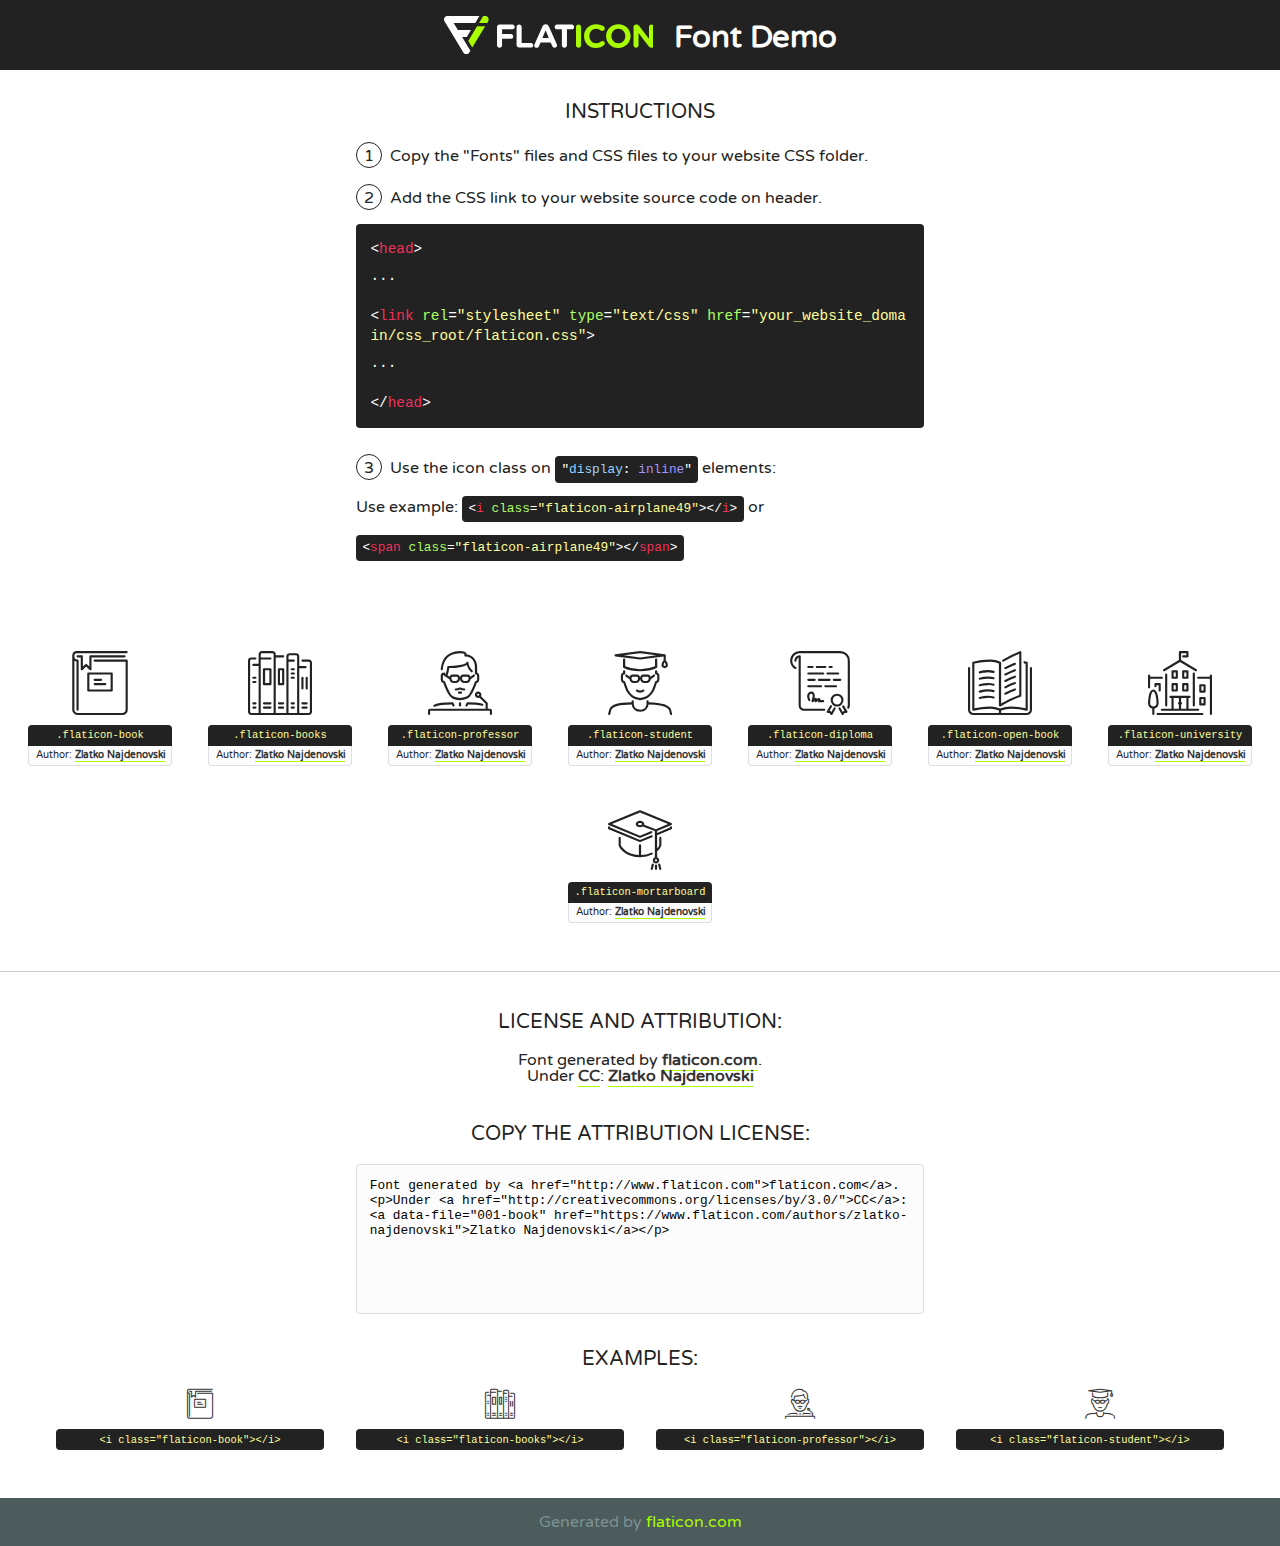
<file: fonts/flaticon/font/flaticon.html>
<!DOCTYPE html>
<!--
  Flaticon icon font: Flaticon
  Creation date: 28/05/2018 11:11
-->
<html>
<!DOCTYPE html>
<html>

<head>
    <title>Flaticon WebFont</title>
    <link href="http://fonts.googleapis.com/css?family=Varela+Round" rel="stylesheet" type="text/css" />
    <link rel="stylesheet" type="text/css" href="flaticon.css">
    <meta charset="UTF-8">
    <style>
    html, body, div, span, applet, object, iframe,
    h1, h2, h3, h4, h5, h6, p, blockquote, pre,
    a, abbr, acronym, address, big, cite, code,
    del, dfn, em, img, ins, kbd, q, s, samp,
    small, strike, strong, sub, sup, tt, var,
    b, u, i, center,
    dl, dt, dd, ol, ul, li,
    fieldset, form, label, legend,
    table, caption, tbody, tfoot, thead, tr, th, td,
    article, aside, canvas, details, embed, 
    figure, figcaption, footer, header, hgroup, 
    menu, nav, output, ruby, section, summary,
    time, mark, audio, video {
        margin: 0;
        padding: 0;
        border: 0;
        font-size: 100%;
        font: inherit;
        vertical-align: baseline;
    }
    /* HTML5 display-role reset for older browsers */
    article, aside, details, figcaption, figure, 
    footer, header, hgroup, menu, nav, section {
        display: block;
    }
    body {
        line-height: 1;
    }
    ol, ul {
        list-style: none;
    }
    blockquote, q {
        quotes: none;
    }
    blockquote:before, blockquote:after,
    q:before, q:after {
        content: '';
        content: none;
    }
    table {
        border-collapse: collapse;
        border-spacing: 0;
    }
    body {
        font-family: 'Varela Round', Helvetica, Arial, sans-serif;
        font-size: 16px;
        color: #222;
    }
    a {
        color: #333;
        border-bottom: 1px solid #a9fd00;
        font-weight: bold;
        text-decoration: none;
    }
    * {
        -moz-box-sizing: border-box;
        -webkit-box-sizing: border-box;
        box-sizing: border-box;
        margin: 0;
        padding: 0;
    }
    [class^="flaticon-"]:before, [class*=" flaticon-"]:before, [class^="flaticon-"]:after, [class*=" flaticon-"]:after {
        font-family: Flaticon;
        font-size: 30px;
        font-style: normal;
        margin-left: 20px;
        color: #333;
    }
    .wrapper {
        max-width: 600px;
        margin: auto;
        padding: 0 1em;
    }
    .title {
        font-size: 1.25em;
        text-align: center;
        margin-bottom: 1em;
        text-transform: uppercase;
    }
    header {
        text-align: center;
        background-color: #222;
        color: #fff;
        padding: 1em;
    }
    header .logo {
        width: 210px;
        height: 38px;
        display: inline-block;
        vertical-align: middle;
        margin-right: 1em;
        border: none;
    }
    header strong {
        font-size: 1.95em;
        font-weight: bold;
        vertical-align: middle;
        margin-top: 5px;
        display: inline-block;
    }
    .demo {
        margin: 2em auto;
        line-height: 1.25em;
    }
    .demo ul li {
        margin-bottom: 1em;
    }
    .demo ul li .num {
        color: #222;
        border-radius: 20px;
        display: inline-block;
        width: 26px;
        padding: 3px;
        height: 26px;
        text-align: center;
        margin-right: 0.5em;
        border: 1px solid #222;
    }
    .demo ul li code {
        background-color: #222;
        border-radius: 4px;
        padding: 0.25em 0.5em;
        display: inline-block;
        color: #fff;
        font-family: Consolas,Monaco,Lucida Console,Liberation Mono,DejaVu Sans Mono,Bitstream Vera Sans Mono,Courier New, monospace;
        font-weight: lighter;
        margin-top: 1em;
        font-size: 0.8em;
        word-break: break-all;
    }
    .demo ul li code.big {
        padding: 1em;
        font-size: 0.9em;
    }
    .demo ul li code .red {
        color: #EF3159;
    }
    .demo ul li code .green {
        color: #ACFF65;
    }
    .demo ul li code .yellow {
        color: #FFFF99;
    }
    .demo ul li code .blue {
        color: #99D3FF;
    }
    .demo ul li code .purple {
        color: #A295FF;
    }
    .demo ul li code .dots {
        margin-top: 0.5em;
        display: block;
    }
    #glyphs {
        border-bottom: 1px solid #ccc;
        padding: 2em 0;
        text-align: center;
    }
    .glyph {
        display: inline-block;
        width: 9em;
        margin: 1em;
        text-align: center;
        vertical-align: top;
        background: #FFF;
    }
    .glyph .glyph-icon {
        padding: 10px;
        display: block;
        font-family:"Flaticon";
        font-size: 64px;
        line-height: 1;
    }
    .glyph .glyph-icon:before {
        font-size: 64px;
        color: #222;
        margin-left: 0;
    }
    .class-name {
        font-size: 0.65em;
        background-color: #222;
        color: #fff;
        border-radius: 4px 4px 0 0;
        padding: 0.5em;
        color: #FFFF99;
        font-family: Consolas,Monaco,Lucida Console,Liberation Mono,DejaVu Sans Mono,Bitstream Vera Sans Mono,Courier New, monospace;
    }
    .author-name {
        font-size: 0.6em;
        background-color: #fcfcfd;
        border: 1px solid #DEDEE4;
        border-top: 0;
        border-radius: 0 0 4px 4px;
        padding: 0.5em;
    }
    .class-name:last-child {
        font-size: 10px;
        color:#888;
    }
    .class-name:last-child a {
        font-size: 10px;
        color:#555;
    }
    .class-name:last-child a:hover {
        color:#a9fd00;
    }
    .glyph > input {
        display: block;
        width: 100px;
        margin: 5px auto;
        text-align: center;
        font-size: 12px;
        cursor: text;
    }
    .glyph > input.icon-input {
        font-family:"Flaticon";
        font-size: 16px;
        margin-bottom: 10px;
    }
    .attribution .title {
        margin-top: 2em;
    }
    .attribution textarea {
        background-color: #fcfcfd;
        padding: 1em;
        border: none;
        box-shadow: none;
        border: 1px solid #DEDEE4;
        border-radius: 4px;
        resize: none;
        width: 100%;
        height: 150px;
        font-size: 0.8em;
        font-family: Consolas,Monaco,Lucida Console,Liberation Mono,DejaVu Sans Mono,Bitstream Vera Sans Mono,Courier New, monospace;
        -webkit-appearance: none;
    }
    .iconsuse {
        margin: 2em auto;
        text-align: center;
        max-width: 1200px;
    }
    .iconsuse:after {
        content: '';
        display: table;
        clear: both;
    }
    .iconsuse .image {
        float: left;
        width: 25%;
        padding: 0 1em;
    }
    .iconsuse .image p {
        margin-bottom: 1em;
    }
    .iconsuse .image span {
        display: block;
        font-size: 0.65em;
        background-color: #222;
        color: #fff;
        border-radius: 4px;
        padding: 0.5em;
        color: #FFFF99;
        margin-top: 1em;
        font-family: Consolas,Monaco,Lucida Console,Liberation Mono,DejaVu Sans Mono,Bitstream Vera Sans Mono,Courier New, monospace;
    }
    #footer {
        text-align: center;
        background-color: #4C5B5C;
        color: #7c9192;
        padding: 1em;
    }
    #footer a {
        border: none;
        color: #a9fd00;
        font-weight: normal;
    }
    @media (max-width: 960px) {
        .iconsuse .image {
            width: 50%;
        }
    }
    @media (max-width: 560px) {
        .iconsuse .image {
            width: 100%;
        }
    }
    </style>
</head>

<body class="characters-off">

    <header>
        <a href="http://www.flaticon.com" target="_blank" class="logo">
            <svg version="1.1" xmlns="http://www.w3.org/2000/svg" xmlns:xlink="http://www.w3.org/1999/xlink" xmlns:a="http://ns.adobe.com/AdobeSVGViewerExtensions/3.0/" viewBox="0 0 560.875 102.036" enable-background="new 0 0 560.875 102.036" xml:space="preserve">
                <defs>
                </defs>
                <g>
                    <g class="letters">
                        <path fill="#ffffff" d="M141.596,29.675c0-3.777,2.985-6.767,6.764-6.767h34.438c3.426,0,6.15,2.728,6.15,6.15
                        c0,3.43-2.724,6.149-6.15,6.149h-27.674v13.091h23.719c3.429,0,6.151,2.724,6.151,6.15c0,3.43-2.723,6.149-6.151,6.149h-23.719
                        v17.574c0,3.773-2.986,6.761-6.764,6.761c-3.779,0-6.764-2.989-6.764-6.761V29.675z"></path>
                        <path fill="#ffffff" d="M193.844,29.149c0-3.781,2.985-6.767,6.764-6.767c3.776,0,6.763,2.985,6.763,6.767v42.957h25.039
                        c3.426,0,6.149,2.726,6.149,6.153c0,3.425-2.723,6.15-6.149,6.15h-31.802c-3.779,0-6.764-2.986-6.764-6.768V29.149z"></path>
                        <path fill="#ffffff" d="M241.891,75.71l21.438-48.407c1.492-3.341,4.215-5.357,7.906-5.357h0.792
                        c3.686,0,6.323,2.017,7.815,5.357l21.439,48.407c0.436,0.967,0.701,1.845,0.701,2.723c0,3.602-2.809,6.501-6.414,6.501
                        c-3.161,0-5.269-1.845-6.499-4.655l-4.132-9.661h-27.059l-4.301,10.102c-1.144,2.631-3.426,4.214-6.237,4.214
                        c-3.517,0-6.24-2.81-6.24-6.325C241.1,77.64,241.451,76.677,241.891,75.71z M279.932,58.666l-8.521-20.297l-8.526,20.297H279.932
                        z"></path>
                        <path fill="#ffffff" d="M314.864,35.387H301.86c-3.429,0-6.239-2.813-6.239-6.238c0-3.429,2.811-6.24,6.239-6.24h39.533
                        c3.426,0,6.237,2.811,6.237,6.24c0,3.425-2.811,6.238-6.237,6.238h-13.001v42.785c0,3.773-2.99,6.761-6.764,6.761
                        c-3.779,0-6.764-2.989-6.764-6.761V35.387z"></path>
                        <path fill="#A9FD00" d="M352.615,29.149c0-3.781,2.985-6.767,6.767-6.767c3.774,0,6.761,2.985,6.761,6.767v49.024
                        c0,3.773-2.987,6.761-6.761,6.761c-3.781,0-6.767-2.989-6.767-6.761V29.149z"></path>
                        <path fill="#A9FD00" d="M374.132,53.836v-0.179c0-17.481,13.178-31.801,32.065-31.801c9.22,0,15.459,2.458,20.557,6.238
                        c1.402,1.054,2.637,2.985,2.637,5.357c0,3.692-2.985,6.59-6.681,6.59c-1.845,0-3.071-0.702-4.044-1.319
                        c-3.776-2.813-7.729-4.393-12.562-4.393c-10.364,0-17.831,8.611-17.831,19.154v0.173c0,10.542,7.291,19.329,17.831,19.329
                        c5.715,0,9.492-1.756,13.359-4.834c1.049-0.874,2.458-1.491,4.039-1.491c3.429,0,6.325,2.813,6.325,6.236
                        c0,2.106-1.056,3.78-2.282,4.834c-5.539,4.834-12.036,7.733-21.878,7.733C387.572,85.464,374.132,71.493,374.132,53.836z"></path>
                        <path fill="#A9FD00" d="M433.009,53.836v-0.179c0-17.481,13.79-31.801,32.766-31.801c18.981,0,32.592,14.143,32.592,31.628v0.173
                        c0,17.483-13.785,31.807-32.769,31.807C446.625,85.464,433.009,71.32,433.009,53.836z M484.224,53.836v-0.179
                        c0-10.539-7.725-19.326-18.626-19.326c-10.893,0-18.449,8.611-18.449,19.154v0.173c0,10.542,7.73,19.329,18.626,19.329
                        C476.676,72.986,484.224,64.378,484.224,53.836z"></path>
                        <path fill="#A9FD00" d="M506.233,29.321c0-3.774,2.99-6.763,6.767-6.763h1.401c3.252,0,5.183,1.583,7.029,3.953l26.093,34.265
                        V29.059c0-3.692,2.99-6.677,6.681-6.677c3.683,0,6.671,2.985,6.671,6.677v48.934c0,3.78-2.987,6.765-6.764,6.765h-0.436
                        c-3.257,0-5.188-1.581-7.034-3.953l-27.056-35.492v32.944c0,3.687-2.985,6.676-6.678,6.676c-3.683,0-6.673-2.989-6.673-6.676
                        V29.321z"></path>
                    </g>
                    <g class="insignia">
                        <path fill="#ffffff" d="M48.372,56.137h12.517l11.156-18.537H37.186L25.688,18.539h57.825L94.668,0H9.271
                        C5.925,0,2.842,1.801,1.198,4.716c-1.644,2.907-1.593,6.482,0.134,9.343l50.38,83.501c1.678,2.781,4.689,4.476,7.938,4.476
                        c3.246,0,6.257-1.695,7.935-4.476l2.898-4.804L48.372,56.137z"></path>
                        <g class="i">
                            <path fill="#A9FD00" d="M93.575,18.539h0.031v0.004l21.652,0.004l2.705-4.488c1.727-2.861,1.778-6.436,0.133-9.343
                            C116.454,1.801,113.371,0,110.026,0h-5.294L93.575,18.539z"></path>
                            <polygon fill="#A9FD00" points="88.291,27.356 64.725,66.486 75.519,84.404 109.942,27.356"></polygon>
                        </g>
                    </g>
                </g>
            </svg>
        </a>
        <strong>Font Demo</strong>
    </header>


    <section class="demo wrapper">

        <p class="title">Instructions</p>

        <ul>
            <li>
                <span class="num">1</span>Copy the "Fonts" files and CSS files to your website CSS folder.
            </li>
            <li>
                <span class="num">2</span>Add the CSS link to your website source code on header.
                <code class="big">
                    &lt;<span class="red">head</span>&gt;
                    <br/><span class="dots">...</span>
                    <br/>&lt;<span class="red">link</span> <span class="green">rel</span>=<span class="yellow">"stylesheet"</span> <span class="green">type</span>=<span class="yellow">"text/css"</span> <span class="green">href</span>=<span class="yellow">"your_website_domain/css_root/flaticon.css"</span>&gt;
                    <br/><span class="dots">...</span>
                    <br/>&lt;/<span class="red">head</span>&gt;
                </code>
            </li>

            <li>
                <p>
                    <span class="num">3</span>Use the icon class on <code>"<span class="blue">display</span>:<span class="purple"> inline</span>"</code> elements:
                    <br />
                    Use example: <code>&lt;<span class="red">i</span> <span class="green">class</span>=<span class="yellow">&quot;flaticon-airplane49&quot;</span>&gt;&lt;/<span class="red">i</span>&gt;</code> or <code>&lt;<span class="red">span</span> <span class="green">class</span>=<span class="yellow">&quot;flaticon-airplane49&quot;</span>&gt;&lt;/<span class="red">span</span>&gt;</code>
            </li>
        </ul>

    </section>




   <section id="glyphs">          
    
      
        <div class="glyph"><div class="glyph-icon flaticon-book"></div>
            <div class="class-name">.flaticon-book</div>
            <div class="author-name">Author: <a data-file="001-book" href="https://www.flaticon.com/authors/zlatko-najdenovski">Zlatko Najdenovski</a> </div> 
        </div>        
        
        <div class="glyph"><div class="glyph-icon flaticon-books"></div>
            <div class="class-name">.flaticon-books</div>
            <div class="author-name">Author: <a data-file="002-books" href="https://www.flaticon.com/authors/zlatko-najdenovski">Zlatko Najdenovski</a> </div> 
        </div>        
        
        <div class="glyph"><div class="glyph-icon flaticon-professor"></div>
            <div class="class-name">.flaticon-professor</div>
            <div class="author-name">Author: <a data-file="003-professor" href="https://www.flaticon.com/authors/zlatko-najdenovski">Zlatko Najdenovski</a> </div> 
        </div>        
        
        <div class="glyph"><div class="glyph-icon flaticon-student"></div>
            <div class="class-name">.flaticon-student</div>
            <div class="author-name">Author: <a data-file="004-student" href="https://www.flaticon.com/authors/zlatko-najdenovski">Zlatko Najdenovski</a> </div> 
        </div>        
        
        <div class="glyph"><div class="glyph-icon flaticon-diploma"></div>
            <div class="class-name">.flaticon-diploma</div>
            <div class="author-name">Author: <a data-file="005-diploma" href="https://www.flaticon.com/authors/zlatko-najdenovski">Zlatko Najdenovski</a> </div> 
        </div>        
        
        <div class="glyph"><div class="glyph-icon flaticon-open-book"></div>
            <div class="class-name">.flaticon-open-book</div>
            <div class="author-name">Author: <a data-file="006-open-book" href="https://www.flaticon.com/authors/zlatko-najdenovski">Zlatko Najdenovski</a> </div> 
        </div>        
        
        <div class="glyph"><div class="glyph-icon flaticon-university"></div>
            <div class="class-name">.flaticon-university</div>
            <div class="author-name">Author: <a data-file="007-university" href="https://www.flaticon.com/authors/zlatko-najdenovski">Zlatko Najdenovski</a> </div> 
        </div>        
        
        <div class="glyph"><div class="glyph-icon flaticon-mortarboard"></div>
            <div class="class-name">.flaticon-mortarboard</div>
            <div class="author-name">Author: <a data-file="008-mortarboard" href="https://www.flaticon.com/authors/zlatko-najdenovski">Zlatko Najdenovski</a> </div> 
        </div>        
        

    </section>



    <section class="attribution wrapper"   style="text-align:center;">

      <div class="title">License and attribution:</div><div class="attrDiv">Font generated by <a href="http://www.flaticon.com">flaticon.com</a>. <div><p>Under <a href="http://creativecommons.org/licenses/by/3.0/">CC</a>: <a data-file="001-book" href="https://www.flaticon.com/authors/zlatko-najdenovski">Zlatko Najdenovski</a></p>  </div>
      </div>
      <div class="title">Copy the Attribution License:</div>

    <textarea onclick="this.focus();this.select();">Font generated by &lt;a href=&quot;http://www.flaticon.com&quot;&gt;flaticon.com&lt;/a&gt;. <p>Under <a href="http://creativecommons.org/licenses/by/3.0/">CC</a>: <a data-file="001-book" href="https://www.flaticon.com/authors/zlatko-najdenovski">Zlatko Najdenovski</a></p>  
     </textarea>

    </section>

    <section class="iconsuse">

          <div class="title">Examples:</div>            
             
            <div class="image">
                <p>
                    <i class="glyph-icon flaticon-book"></i> 
                    <span>&lt;i class=&quot;flaticon-book&quot;&gt;&lt;/i&gt;</span>
                </p>
            </div>
            
            <div class="image">
                <p>
                    <i class="glyph-icon flaticon-books"></i> 
                    <span>&lt;i class=&quot;flaticon-books&quot;&gt;&lt;/i&gt;</span>
                </p>
            </div>
            
            <div class="image">
                <p>
                    <i class="glyph-icon flaticon-professor"></i> 
                    <span>&lt;i class=&quot;flaticon-professor&quot;&gt;&lt;/i&gt;</span>
                </p>
            </div>
            
            <div class="image">
                <p>
                    <i class="glyph-icon flaticon-student"></i> 
                    <span>&lt;i class=&quot;flaticon-student&quot;&gt;&lt;/i&gt;</span>
                </p>
            </div>
                       
        </div>
                            
    </section>

<div id="footer">
    <div>Generated by <a href="http://www.flaticon.com">flaticon.com</a>
    </div>
</div>



</body>
</html>
</file>
<file: fonts/flaticon/font/flaticon.css>
/*
  	Flaticon icon font: Flaticon
  	Creation date: 28/05/2018 11:11
  	*/

@font-face {
  font-family: "Flaticon";
  src: url("./Flaticon.eot");
  src: url("./Flaticon.eot?#iefix") format("embedded-opentype"),
       url("./Flaticon.woff") format("woff"),
       url("./Flaticon.ttf") format("truetype"),
       url("./Flaticon.svg#Flaticon") format("svg");
  font-weight: normal;
  font-style: normal;
}

@media screen and (-webkit-min-device-pixel-ratio:0) {
  @font-face {
    font-family: "Flaticon";
    src: url("./Flaticon.svg#Flaticon") format("svg");
  }
}

[class^="flaticon-"]:before, [class*=" flaticon-"]:before,
[class^="flaticon-"]:after, [class*=" flaticon-"]:after {   
  font-family: Flaticon;
        font-style: normal;
  font-weight: normal;
  font-variant: normal;
  text-transform: none;
  line-height: 1;

  /* Better Font Rendering =========== */
  -webkit-font-smoothing: antialiased;
  -moz-osx-font-smoothing: grayscale;
}

.flaticon-book:before { content: "\f100"; }
.flaticon-books:before { content: "\f101"; }
.flaticon-professor:before { content: "\f102"; }
.flaticon-student:before { content: "\f103"; }
.flaticon-diploma:before { content: "\f104"; }
.flaticon-open-book:before { content: "\f105"; }
.flaticon-university:before { content: "\f106"; }
.flaticon-mortarboard:before { content: "\f107"; }
</file>
<file: css/style.css>
body {
  background: #fff;
  font-family: "Rubik", arial, sans-serif;
  font-weight: 300;
  font-size: 16px;
  line-height: 2;
  color: gray;
}

a {
  -webkit-transition: .3s all ease;
  -o-transition: .3s all ease;
  transition: .3s all ease;
  text-decoration: none;
}

a:hover {
  text-decoration: none;
}

h1, h2, h3, h4, h5 {
  color: #000;
  font-family: "Rubik", arial, sans-serif;
  font-weight: 300;
}

header {
  position: relative;
  top: 0;
  left: 0;
  width: 100%;
  z-index: 5;
  -webkit-box-shadow: 0 5px 80px -10px rgba(0, 0, 0, 0.5);
  box-shadow: 0 5px 80px -10px rgba(0, 0, 0, 0.5);
}

header .navbar-brand {
  text-transform: uppercase;
  letter-spacing: .2em;
  font-weight: 400;
  color: #000 !important;
}

header .navbar-collapse {
  position: relative;
}

header .navbar {
  padding-top: 0;
  padding-bottom: 0;
  background: #fff !important;
}

@media (max-width: 991.98px) {
  header .navbar {
    padding-top: .5rem;
    padding-bottom: .5rem;
  }
}

header .navbar .navbar-nav.absolute-right {
  position: absolute;
  right: 0;
}

@media (max-width: 991.98px) {
  header .navbar .navbar-nav.absolute-right {
    position: relative;
    right: inherit;
  }
}

header .navbar .nav-link {
  padding: 1.7rem 1rem;
  font-size: 15px;
  outline: none !important;
  opacity: 1 !important;
  color: #000 !important;
}

@media (max-width: 991.98px) {
  header .navbar .nav-link {
    padding: .5rem .5rem;
  }
}

header .navbar .nav-link:hover {
  color: #fff;
}

header .navbar .nav-link.active {
  color: #fff;
}

header .navbar .dropdown.show > a {
  color: #fff;
}

header .navbar .dropdown-menu {
  font-size: 14px;
  border-radius: 0px;
  border: none;
  -webkit-box-shadow: 0 2px 30px 0px rgba(0, 0, 0, 0.2);
  box-shadow: 0 2px 30px 0px rgba(0, 0, 0, 0.2);
  min-width: 13em;
  margin-top: -10px;
}

header .navbar .dropdown-menu:before {
  bottom: 100%;
  left: 10%;
  border: solid transparent;
  content: " ";
  height: 0;
  width: 0;
  position: absolute;
  pointer-events: none;
  border-bottom-color: #fff;
  border-width: 10px;
}

@media (max-width: 1199.98px) {
  header .navbar .dropdown-menu:before {
    display: none;
  }
}

header .navbar .dropdown-menu .dropdown-item:hover {
  background: #0784ba;
  color: #fff;
}

header .navbar .dropdown-menu .dropdown-item.active {
  background: #0784ba;
  color: #fff;
}

header .navbar .dropdown-menu a {
  padding-top: 7px;
  padding-bottom: 7px;
}

header .navbar.navbar-light .nav-link {
  color: #fff;
}

header .navbar.navbar-light .nav-link.active {
  color: #fff;
}

.bcrumb a:hover {
  color: #fff;
  text-decoration: underline;
}

.site-hero {
  background-size: cover;
  background-position: center center;
  min-height: 750px;
  height: 100vh;
}

.site-hero h1, .site-hero p {
  color: #fff;
  line-height: 1.5;
}

.site-hero h1 {
  font-size: 60px;
  font-weight: 300;
  line-height: 1.2;
  margin-bottom: 30px;
}

@media (max-width: 991.98px) {
  .site-hero h1 {
    font-size: 40px;
  }
}

.site-hero .text {
  max-width: 500px;
  margin-bottom: 50px;
  font-size: 20px;
  position: relative;
}

.site-hero .container {
  position: relative;
  z-index: 2;
}

.site-hero .btn {
  -webkit-box-shadow: 0 5px 20px -5px rgba(0, 0, 0, 0.2) !important;
  box-shadow: 0 5px 20px -5px rgba(0, 0, 0, 0.2) !important;
  background: #0784ba !important;
  border: 2px solid transparent !important;
  color: #fff;
}

.site-hero .btn:hover {
  -webkit-box-shadow: none !important;
  box-shadow: none !important;
  background: none !important;
  color: #fff;
  border: 2px solid #fff !important;
}

.site-hero.overlay {
  position: relative;
}

.site-hero.overlay:before {
  content: "";
  background: rgba(0, 0, 0, 0.1);
  width: 100%;
  z-index: 1;
  position: absolute;
  top: 0;
  left: 0;
  right: 0;
  bottom: 0;
}

.site-hero .site-hero-inner {
  min-height: 750px;
  height: 100vh;
}

.site-hero.site-sm-hero {
  min-height: 550px;
  height: 50vh;
}

.site-hero .site-hero-sm-inner {
  min-height: 550px;
  height: 50vh;
}

.episodes {
  background: #fff;
  padding: 20px;
}

.episodes .play {
  position: relative;
  display: inline-block;
  width: 40px;
  height: 40px;
  background: #0784ba;
  border-radius: 50%;
}

.episodes .play span {
  color: #fff;
  position: absolute;
  top: 50%;
  left: 50%;
  -webkit-transform: translate(-50%, -50%);
  -ms-transform: translate(-50%, -50%);
  transform: translate(-50%, -50%);
}

.episodes .episode {
  border-bottom: 1px solid #e6e6e6;
}

.episodes .episode a {
  color: #000;
}

.episodes .episode a:hover {
  opacity: .7;
}

.episodes h2 {
  font-size: 24px;
}

.episodes .meta {
  text-transform: uppercase;
  font-size: 14px;
  letter-spacing: .2em;
  color: #cccccc;
  color: #0784ba;
}

.episodes .episode-number {
  border: 2px solid #0d9ea8;
  text-align: center;
  display: inline-block;
  width: 80px;
  height: 80px;
  text-transform: uppercase;
  line-height: 74px;
  border-radius: 50%;
  background: #0784ba;
  color: #fff;
  font-size: 30px;
}

.site-hero-innerpage, .site-hero-innerpage .site-hero-inner {
  min-height: 550px;
  height: 50vh;
}

.site-section {
  padding: 5em 0;
}

.school-features,
.school-instructors {
  background-size: cover;
  background-position: center center;
  position: relative;
  overflow: hidden;
}

@media (min-width: 576px) {
  .school-features,
  .school-instructors {
    width: 100%;
    padding-right: 15px;
    padding-left: 15px;
    margin-right: auto;
    margin-left: auto;
  }
}

@media (min-width: 576px) {
  .school-features .inner,
  .school-instructors .inner {
    display: -webkit-box;
    display: -ms-flexbox;
    display: flex;
    -ms-flex-wrap: wrap;
    flex-wrap: wrap;
    margin-right: -15px;
    margin-left: -15px;
  }
}

.school-features .feature, .school-features .instructor,
.school-instructors .feature,
.school-instructors .instructor {
  position: relative;
  width: 100%;
  min-height: 1px;
  padding-right: 15px;
  padding-left: 15px;
  -webkit-box-flex: 0;
  -ms-flex: 0 0 100%;
  flex: 0 0 100%;
  max-width: 100%;
}

@media (min-width: 576px) {
  .school-features .feature, .school-features .instructor,
  .school-instructors .feature,
  .school-instructors .instructor {
    position: relative;
    width: 100%;
    min-height: 1px;
    padding-right: 15px;
    padding-left: 15px;
    -webkit-box-flex: 0;
    -ms-flex: 0 0 50%;
    flex: 0 0 50%;
    max-width: 50%;
  }
}

@media (min-width: 768px) {
  .school-features .feature, .school-features .instructor,
  .school-instructors .feature,
  .school-instructors .instructor {
    position: relative;
    width: 100%;
    min-height: 1px;
    padding-right: 15px;
    padding-left: 15px;
    -webkit-box-flex: 0;
    -ms-flex: 0 0 50%;
    flex: 0 0 50%;
    max-width: 50%;
  }
}

@media (min-width: 992px) {
  .school-features .feature, .school-features .instructor,
  .school-instructors .feature,
  .school-instructors .instructor {
    position: relative;
    width: 100%;
    min-height: 1px;
    padding-right: 15px;
    padding-left: 15px;
    -webkit-box-flex: 0;
    -ms-flex: 0 0 25%;
    flex: 0 0 25%;
    max-width: 25%;
    padding: 30px;
    border-right: 1px solid rgba(255, 255, 255, 0.1);
  }
}

.school-features .feature h3, .school-features .instructor h3,
.school-instructors .feature h3,
.school-instructors .instructor h3 {
  font-size: 18px;
  color: #fff;
}

.school-features .feature p, .school-features .instructor p,
.school-instructors .feature p,
.school-instructors .instructor p {
  color: #fff;
  opacity: .5;
}

.school-features .feature img, .school-features .instructor img,
.school-instructors .feature img,
.school-instructors .instructor img {
  width: 100px;
  border-radius: 50%;
  margin: 0 auto;
}

.school-features .feature .icon > span:before, .school-features .instructor .icon > span:before,
.school-instructors .feature .icon > span:before,
.school-instructors .instructor .icon > span:before {
  font-size: 50px;
  margin-left: 0;
  color: #fff;
}

.school-features.text-dark.last,
.school-instructors.text-dark.last {
  border-bottom: none;
}

.school-features.text-dark.last .feature,
.school-instructors.text-dark.last .feature {
  border-bottom: none;
}

@media (min-width: 992px) {
  .school-features.text-dark .feature,
  .school-instructors.text-dark .feature {
    border-right: 1px solid #e6e6e6;
    border-bottom: 1px solid #e6e6e6;
  }
}

.school-features.text-dark .feature:last-child,
.school-instructors.text-dark .feature:last-child {
  border-right: none;
}

.school-features.text-dark .feature h3,
.school-instructors.text-dark .feature h3 {
  font-size: 18px;
  color: #000;
}

.school-features.text-dark .feature p,
.school-instructors.text-dark .feature p {
  color: #000;
  opacity: .5;
}

.school-features.text-dark .feature p:last-child,
.school-instructors.text-dark .feature p:last-child {
  margin-bottom: 0;
}

.school-features.text-dark .feature .icon > span:before,
.school-instructors.text-dark .feature .icon > span:before {
  font-size: 50px;
  margin-left: 0;
  color: #0784ba;
}

.img-bg {
  background-size: cover;
}

@media (max-width: 991.98px) {
  .img-md-fluid {
    max-width: 100%;
  }
}

.section-cover {
  background-size: cover;
  position: relative;
  background-position: top left;
}

.section-cover, .section-cover .intro {
  height: 500px;
}

.section-cover p {
  color: #fff;
}

.section-cover h2 {
  color: #fff;
}

.top-course .course, .top-course .blog-entry, .blog-entries .course, .blog-entries .blog-entry {
  display: block;
  -webkit-transition: .3s all ease;
  -o-transition: .3s all ease;
  transition: .3s all ease;
  margin-bottom: 30px;
}

.top-course .course:hover, .top-course .course:focus, .top-course .blog-entry:hover, .top-course .blog-entry:focus, .blog-entries .course:hover, .blog-entries .course:focus, .blog-entries .blog-entry:hover, .blog-entries .blog-entry:focus {
  opacity: .7;
}

.top-course .course img, .top-course .blog-entry img, .blog-entries .course img, .blog-entries .blog-entry img {
  max-width: 100%;
  margin-bottom: 20px;
}

.top-course .course h2, .top-course .blog-entry h2, .blog-entries .course h2, .blog-entries .blog-entry h2 {
  font-size: 18px;
  line-height: 1.5;
}

.top-course .course p, .top-course .blog-entry p, .blog-entries .course p, .blog-entries .blog-entry p {
  font-size: 13px;
  color: gray;
}

.instructor-meta {
  margin-bottom: 10px;
  color: #999999 !important;
}

.btn, .form-control {
  outline: none;
  -webkit-box-shadow: none !important;
  box-shadow: none !important;
  border-radius: 0;
}

.btn:focus, .btn:active, .form-control:focus, .form-control:active {
  outline: none;
}

.form-control {
  -webkit-box-shadow: none !important;
  box-shadow: none !important;
}

textarea.form-control {
  height: inherit;
}

.btn {
  position: relative;
  border-radius: 4px;
  color: #000;
}

.btn.btn-primary {
  color: #fff;
  border: 2px solid transparent;
}

.btn.btn-primary:hover, .btn.btn-primary:active, .btn.btn-primary:focus {
  color: #000 !important;
  background: none !important;
  border: 2px solid #0784ba !important;
}

.btn.btn-primary-white {
  border: 2px solid transparent;
  background: #0784ba;
}

.btn.btn-primary-white:hover, .btn.btn-primary-white:focus, .btn.btn-primary-white:active {
  border: 2px solid #fff;
  background: none !important;
}

.btn.btn-white {
  position: relative;
  color: #fff;
  border: 2px solid #fff;
  background: none;
}

.btn.btn-white:hover, .btn.btn-white:focus, .btn.btn-white:active {
  border: 2px solid transparent;
  background: #0784ba !important;
}

.flaticon-custom {
  font-size: 70px;
}

.flaticon-custom:before, .flaticon-custom:after {
  margin-left: 0;
}

.no-nav .owl-nav {
  display: none;
}

.box {
  overflow: hidden;
  border-radius: 4px;
  display: block;
}

.box img {
  border-top-left-radius: 4px;
  border-top-right-radius: 4px;
  -webkit-transition: .3s all ease;
  -o-transition: .3s all ease;
  transition: .3s all ease;
}

.box .box-body {
  padding: 20px;
  border: 1px solid #e9ecef;
  border-top: none;
  border-bottom-left-radius: 4px;
  border-bottom-right-radius: 4px;
  -webkit-transition: .3s all ease;
  -o-transition: .3s all ease;
  transition: .3s all ease;
}

.box h2 {
  font-size: 18px;
  font-family: "Rubik", arial, sans-serif;
  -webkit-transition: .3s all ease;
  -o-transition: .3s all ease;
  transition: .3s all ease;
}

.box.hover:hover img, .box.hover:focus img {
  margin-top: -20px;
}

.box.hover:hover .box-body, .box.hover:focus .box-body {
  background: #0784ba;
  color: #fff;
  padding: 30px 20px;
  border-color: #0784ba;
}

.box.hover:hover h2, .box.hover:focus h2 {
  color: #fff;
}

.breadcrumb-custom {
  background: none;
  padding: 0;
}

.breadcrumb-custom li a {
  color: #0784ba;
}

.breadcrumb-custom li a:hover {
  color: #fff;
}

.breadcrumb-custom li.active {
  color: #fff;
}

.breadcrumb-custom li.breadcrumb-item + .breadcrumb-item:before {
  content: "/";
  color: rgba(255, 255, 255, 0.3);
}

.children-info li {
  display: block;
  margin-bottom: 15px;
  padding-bottom: 15px;
  border-bottom: 1px dotted #dee2e6;
}

.sidebar-box {
  margin-bottom: 30px;
  padding: 25px;
  font-size: 15px;
  width: 100%;
  float: left;
  background: #fff;
}

.sidebar-box *:last-child {
  margin-bottom: 0;
}

.sidebar-box h3 {
  font-size: 18px;
  margin-bottom: 15px;
}

.categories li, .sidelink li {
  position: relative;
  margin-bottom: 10px;
  padding-bottom: 10px;
  border-bottom: 1px dotted #dee2e6;
  list-style: none;
}

.categories li:last-child, .sidelink li:last-child {
  margin-bottom: 0;
  border-bottom: none;
  padding-bottom: 0;
}

.categories li a, .sidelink li a {
  display: block;
}

.categories li a span, .sidelink li a span {
  position: absolute;
  right: 0;
  top: 0;
  color: #ccc;
}

.categories li.active a, .sidelink li.active a {
  color: #000;
  font-style: italic;
}

.cover_1 {
  background-size: cover;
  background-position: center center;
  padding: 7em 0;
}

.cover_1 .sub-heading {
  color: rgba(255, 255, 255, 0.7);
  font-size: 22px;
}

.cover_1 .heading {
  font-size: 50px;
  color: white;
  font-weight: 300;
}

.text-black {
  color: #000 !important;
}

.stretch-section .video {
  display: block;
  position: relative;
  -webkit-box-shadow: 4px 4px 70px -20px rgba(0, 0, 0, 0.5);
  box-shadow: 4px 4px 70px -20px rgba(0, 0, 0, 0.5);
}

.media-feature {
  padding: 30px;
  -webkit-transition: .2s all ease-out;
  -o-transition: .2s all ease-out;
  transition: .2s all ease-out;
  background: #fff;
  z-index: 1;
  position: relative;
  border-bottom: 10px solid transparent;
  border-radius: 4px;
  font-size: 15px;
}

.media-feature .icon {
  font-size: 60px;
  color: #0784ba;
}

.media-feature h3 {
  font-size: 16px;
  text-transform: uppercase;
}

.media-feature:hover, .media-feature:focus {
  -webkit-box-shadow: 0 2px 20px -3px rgba(0, 0, 0, 0.1);
  box-shadow: 0 2px 20px -3px rgba(0, 0, 0, 0.1);
  -webkit-transform: scale(1.05);
  -ms-transform: scale(1.05);
  transform: scale(1.05);
  z-index: 2;
  border-bottom: 10px solid #0784ba;
}

.media-custom {
  background: #fff;
  -webkit-transition: .3s all ease;
  -o-transition: .3s all ease;
  transition: .3s all ease;
  margin-bottom: 30px;
  position: relative;
  top: 0;
}

.media-custom .meta-post {
  color: #ced4da;
  font-size: 13px;
  text-transform: uppercase;
}

.media-custom > a {
  position: relative;
  overflow: hidden;
  display: block;
}

.media-custom .meta-chat {
  color: #ced4da;
}

.media-custom .meta-chat:hover {
  color: #6c757d;
}

.media-custom img {
  -webkit-transition: .3s all ease;
  -o-transition: .3s all ease;
  transition: .3s all ease;
}

.media-custom:focus, .media-custom:hover {
  top: -2px;
  -webkit-box-shadow: 0 2px 40px 0 rgba(0, 0, 0, 0.2);
  box-shadow: 0 2px 40px 0 rgba(0, 0, 0, 0.2);
}

.media-custom:focus img, .media-custom:hover img {
  -webkit-transform: scale(1.1);
  -ms-transform: scale(1.1);
  transform: scale(1.1);
}

.media-custom .media-body {
  padding: 30px;
}

.media-custom .media-body h3 {
  font-size: 20px;
}

.media-custom .media-body p:last-child {
  margin-bottom: 0;
}

#accordion .card {
  font-size: 15px;
  border-color: #dee2e6;
}

#accordion .card h5 a {
  display: block;
  text-align: left;
  text-decoration: none;
  color: #0784ba;
  position: relative;
  -webkit-box-shadow: 0 3px 10px -2px rgba(0, 0, 0, 0.2) !important;
  box-shadow: 0 3px 10px -2px rgba(0, 0, 0, 0.2) !important;
  border-radius: 0;
}

#accordion .card h5 a .icon {
  position: absolute;
  right: 20px;
  top: 50%;
  -webkit-transform: translateY(-50%) rotate(-180deg);
  -ms-transform: translateY(-50%) rotate(-180deg);
  transform: translateY(-50%) rotate(-180deg);
  -webkit-transition: .3s all ease;
  -o-transition: .3s all ease;
  transition: .3s all ease;
}

#accordion .card h5 a:hover {
  text-decoration: none;
  -webkit-box-shadow: 0 3px 10px -2px rgba(0, 0, 0, 0.2) !important;
  box-shadow: 0 3px 10px -2px rgba(0, 0, 0, 0.2) !important;
}

#accordion .card h5 a.collapsed {
  color: #000;
  -webkit-box-shadow: none !important;
  box-shadow: none !important;
}

#accordion .card h5 a.collapsed .icon {
  right: 20px;
  top: 50%;
  -webkit-transform: translateY(-50%);
  -ms-transform: translateY(-50%);
  transform: translateY(-50%);
}

#accordion .card h5 a.collapsed:hover {
  text-decoration: none;
  -webkit-box-shadow: 0 3px 10px -2px rgba(0, 0, 0, 0.2) !important;
  box-shadow: 0 3px 10px -2px rgba(0, 0, 0, 0.2) !important;
}

#accordion .card .card-body {
  padding-top: 15px;
}

.testimonial {
  font-size: 30px;
  color: #000;
}

.media-testimonial img {
  width: 100px;
  border-radius: 50%;
}

.media-testimonial blockquote p {
  font-size: 20px;
  color: #000;
  font-style: italic;
}

.comment-form-wrap {
  clear: both;
}

.comment-list {
  padding: 0;
  margin: 0;
}

.comment-list .children {
  padding: 50px 0 0 40px;
  margin: 0;
  float: left;
  width: 100%;
}

.comment-list li {
  padding: 0;
  margin: 0 0 30px 0;
  float: left;
  width: 100%;
  clear: both;
  list-style: none;
}

.comment-list li .vcard {
  width: 80px;
  float: left;
}

.comment-list li .vcard img {
  width: 50px;
  border-radius: 50%;
}

.comment-list li .comment-body {
  float: right;
  width: calc(100% - 80px);
}

.comment-list li .comment-body h3 {
  font-size: 20px;
}

.comment-list li .comment-body .meta {
  text-transform: uppercase;
  font-size: 13px;
  letter-spacing: .1em;
  color: #ccc;
}

.comment-list li .comment-body .reply {
  padding: 5px 10px;
  background: #e6e6e6;
  color: #000;
  text-transform: uppercase;
  font-size: 14px;
}

.comment-list li .comment-body .reply:hover {
  color: #000;
  background: #e3e3e3;
}

.search-form {
  background: #f7f7f7;
  padding: 10px;
}

.search-form .form-group {
  position: relative;
}

.search-form .form-group input {
  padding-right: 50px;
}

.search-form .icon {
  position: absolute;
  top: 50%;
  right: 20px;
  -webkit-transform: translateY(-50%);
  -ms-transform: translateY(-50%);
  transform: translateY(-50%);
}

blockquote {
  padding-left: 30px;
  border-left: 10px solid #e6e6e6;
}

blockquote p {
  font-size: 18px;
  font-style: italic;
  color: #000;
}

.list-unstyled.check li {
  position: relative;
  padding-left: 30px;
  line-height: 1.3;
  margin-bottom: 10px;
}

.list-unstyled.check li:before {
  color: #17a2b8;
  left: 0;
  font-family: "Ionicons";
  content: "\f122";
  position: absolute;
}

#modalAppointment .modal-content {
  border-radius: 0;
  border: none;
}

#modalAppointment .modal-body, #modalAppointment .modal-footer {
  padding: 40px;
}

.overflow {
  position: relative;
  overflow-x: hidden;
}

.site-footer {
  background-size: cover;
  background-position: center center;
  background-repeat: no-repeat;
  padding: 5em 0;
  line-height: 1.7;
}

.site-footer .heading {
  font-size: 20px;
  margin-bottom: 30px;
}

.site-footer.border-top {
  border-top: 1px solid #e6e6e6 !important;
}

.blog-entry-footer .post-meta {
  color: gray;
  font-size: 15px;
}

.border-t {
  border-top: 1px solid #f8f9fa;
}

.copyright {
  font-size: 14px;
}

.element-animate {
  opacity: 0;
  visibility: hidden;
}

.block-16 figure {
  position: relative;
}

.block-16 figure .play-button {
  position: absolute;
  top: 50%;
  left: 50%;
  -webkit-transform: translate(-50%, -50%);
  -ms-transform: translate(-50%, -50%);
  transform: translate(-50%, -50%);
  font-size: 40px;
  width: 90px;
  height: 90px;
  background: #fff;
  display: block;
  border-radius: 50%;
  opacity: .8;
}

.block-16 figure .play-button:hover {
  opacity: 1;
}

.block-16 figure .play-button > span {
  position: absolute;
  left: 55%;
  top: 50%;
  -webkit-transform: translate(-50%, -50%);
  -ms-transform: translate(-50%, -50%);
  transform: translate(-50%, -50%);
}

.block-15 .heading {
  max-width: 400px;
  margin-bottom: 20px;
}

.block-15 .heading h2 {
  font-size: 45px;
  margin: 0;
  padding: 0;
  color: #0784ba;
}

.block-15 .text {
  max-width: 450px;
}

.block-6 {
  margin-bottom: 30px;
}

.block-6 .icon {
  margin-right: 40px;
}

.block-6 .icon span:before {
  font-size: 50px;
}

.block-6 .icon span.bg-after {
  position: relative;
}

.block-6 .icon span.bg-after:after {
  position: absolute;
  content: "";
  left: -20px;
  top: -25px;
  width: 50px;
  height: 50px;
  border-radius: 50%;
  background: #0784ba;
  z-index: -1;
}

.block-6.d-block .icon {
  margin-right: 0;
}

.block-6 .media-body .heading {
  font-size: 20px;
  font-weight: normal;
}

.block-6 .media-body p {
  font-size: 16px;
}

.block-17 .heading {
  font-size: 40px;
  color: #fff;
}

.block-17 form {
  padding: 20px;
  background: #fff;
  -webkit-box-shadow: 0 10px 20px -5px rgba(0, 0, 0, 0.2);
  box-shadow: 0 10px 20px -5px rgba(0, 0, 0, 0.2);
}

.block-17 form .fields {
  width: calc(100% - 120px);
  position: relative;
}

@media (max-width: 991.98px) {
  .block-17 form .fields {
    width: 100%;
  }
}

.block-17 form .fields .one-third {
  width: 33.33333%;
  border-right: 1px solid #e6e6e6;
  padding-right: 20px;
  padding-left: 20px;
}

@media (max-width: 991.98px) {
  .block-17 form .fields .one-third {
    width: 100%;
    border-right: none;
    padding-left: 0px;
    margin-bottom: 10px;
  }
}

.block-17 form .fields .one-third:first-child {
  padding-left: 0;
}

.block-17 form .fields .one-third:last-child {
  border-right: none;
}

.block-17 form .fields .form-control {
  -webkit-box-shadow: none !important;
  box-shadow: none !important;
  border: none;
}

.block-17 form .fields .icon {
  position: absolute;
  top: 50%;
  right: 30px;
  font-size: 14px;
  -webkit-transform: translateY(-50%);
  -ms-transform: translateY(-50%);
  transform: translateY(-50%);
}

@media (max-width: 991.98px) {
  .block-17 form .fields .icon {
    right: 0;
  }
}

.block-17 form .fields .select-wrap {
  position: relative;
}

.block-17 form .fields .select-wrap select {
  -webkit-appearance: none;
  -moz-appearance: none;
  appearance: none;
}

.block-17 form .search-submit {
  width: 100px;
  margin-left: 20px;
}

@media (max-width: 991.98px) {
  .block-17 form .search-submit {
    margin-left: 0;
    display: block;
    width: 100%;
  }
}

.block-18 .icon > span {
  font-size: 50px;
}

.block-18 .text strong {
  font-size: 40px;
  line-height: 1.5;
  color: #0784ba;
}

.block-18 .text span {
  line-height: 1.5;
  display: block;
  text-transform: uppercase;
  letter-spacing: .1em;
  color: #ccc;
}

.block-19 {
  -webkit-box-shadow: 0 2px 20px -5px rgba(0, 0, 0, 0.07);
  box-shadow: 0 2px 20px -5px rgba(0, 0, 0, 0.07);
  -webkit-transition: .3s all ease;
  -o-transition: .3s all ease;
  transition: .3s all ease;
  z-index: 1;
  background: #fff;
}

.block-19:hover, .block-19:focus {
  -webkit-box-shadow: 0 2px 90px -5px rgba(0, 0, 0, 0.2);
  box-shadow: 0 2px 90px -5px rgba(0, 0, 0, 0.2);
  z-index: 2;
}

.block-19 .text {
  padding: 20px;
}

.block-19 .text .heading {
  font-size: 20px;
  font-weight: 300;
  margin: 0 0 20px 0;
  padding: 0;
}

.block-19 .text .heading a {
  color: #000;
}

.block-19 .text .heading a:hover {
  color: #0784ba;
}

.block-19 .text .meta .number, .block-19 .text .meta .price {
  width: 50%;
}

.block-19 .text .meta .number span {
  color: #0784ba;
}

.block-19 .text .meta .price del {
  color: #b3b3b3;
}

.block-19 .text .meta .price span {
  background: #0784ba;
  border-radius: 4px;
  display: inline-block;
  padding: 1px 10px;
  color: #fff;
}

.block-11 .owl-stage {
  padding-bottom: 3em;
}

.block-11 .owl-nav {
  position: relative;
  position: absolute;
  bottom: -30px;
  left: 50%;
  -webkit-transform: translateX(-50%);
  -ms-transform: translateX(-50%);
  transform: translateX(-50%);
}

.block-11 .owl-nav .owl-prev, .block-11 .owl-nav .owl-next {
  position: relative;
  display: inline-block;
  padding: 20px;
  font-size: 30px;
  margin: 0 10px;
}

.block-11 .owl-nav .owl-prev:hover, .block-11 .owl-nav .owl-prev:focus, .block-11 .owl-nav .owl-prev:active, .block-11 .owl-nav .owl-next:hover, .block-11 .owl-nav .owl-next:focus, .block-11 .owl-nav .owl-next:active {
  outline: none;
}

.block-11 .owl-nav .owl-prev span, .block-11 .owl-nav .owl-next span {
  font-size: 30px;
}

.block-11 .owl-nav .owl-prev.disabled, .block-11 .owl-nav .owl-next.disabled {
  opacity: .2;
}

.block-21 figure {
  -webkit-box-flex: 0;
  -ms-flex: 0 0 155px;
  flex: 0 0 155px;
}

.block-21 figure img {
  -webkit-box-shadow: 0 5px 20px -5px rgba(0, 0, 0, 0.7);
  box-shadow: 0 5px 20px -5px rgba(0, 0, 0, 0.7);
}

.block-21 .text .heading {
  font-size: 18px;
  font-weight: 300;
  line-height: 1.5;
}

.block-21 .text .heading a {
  color: #000;
}

.block-21 .text .heading a:hover, .block-21 .text .heading a:active, .block-21 .text .heading a:focus {
  color: #0784ba;
}

.block-21 .text .meta > div {
  display: inline-block;
  font-size: 13px;
  margin-right: 10px;
}

.block-21 .text .meta > div a {
  color: #cccccc;
}

.block-21 .text .meta > div a:hover {
  color: gray;
}

.block-20 {
  background: #fff;
  -webkit-box-shadow: 0 5px 30px -10px rgba(0, 0, 0, 0.2);
  box-shadow: 0 5px 30px -10px rgba(0, 0, 0, 0.2);
}

.block-20 .text {
  padding: 20px;
}

.block-20 .text .heading {
  font-size: 20px;
  margin-bottom: 15px;
  line-height: 1.5;
}

.block-20 .text .heading a {
  color: #000;
}

.block-20 .text .heading a:hover, .block-20 .text .heading a:focus, .block-20 .text .heading a:active {
  color: #0784ba;
}

.block-20 .meta > div {
  display: inline-block;
  margin-right: 15px;
  margin-bottom: 5px;
  font-size: 15px;
}

.block-20 .meta > div a {
  color: #b3b3b3;
}

.block-20 .meta > div a:hover {
  color: #4d4d4d;
}

.more {
  position: relative;
  padding-right: 20px;
  text-transform: uppercase;
  font-size: 13px;
}

.more > span {
  opacity: 1;
  visibility: visible;
  right: 0;
  position: absolute;
  top: 50%;
  -webkit-transition: .2s all ease;
  -o-transition: .2s all ease;
  transition: .2s all ease;
  -webkit-transform: translateY(-50%);
  -ms-transform: translateY(-50%);
  transform: translateY(-50%);
}

.more:hover {
  padding-right: 30px;
}

.more:hover > span {
  opacity: 1;
  visibility: visible;
}

.section-heading .heading {
  font-size: 45px;
}

.block-22 {
  background: #0784ba;
}

.block-22 .heading {
  font-size: 30px;
  font-weight: 300;
  color: #fff;
}

.block-22 p {
  color: rgba(255, 255, 255, 0.7);
}

.block-22 p:last-child {
  margin-bottom: 0;
}

.block-22 .subscribe .form-group {
  position: relative;
}

.block-22 .subscribe .email {
  height: 50px;
  border-radius: 4px;
  background: #fff;
  border: none !important;
}

.block-22 .subscribe .submit {
  position: absolute;
  top: 5px;
  right: 6px;
}

.block-2 {
  margin-bottom: 50px;
  -webkit-perspective: 1000;
  -moz-perspective: 1000;
  -ms-perspective: 1000;
  perspective: 1000;
  -ms-transform: perspective(1000px);
  -moz-transform: perspective(1000px);
  -moz-transform-style: preserve-3d;
  -ms-transform-style: preserve-3d;
}

.block-2:hover .back, .block-2.hover .back {
  -webkit-transform: rotateY(0deg);
  -moz-transform: rotateY(0deg);
  -o-transform: rotateY(0deg);
  -ms-transform: rotateY(0deg);
  transform: rotateY(0deg);
}

.block-2:hover .front, .block-2.hover .front {
  -webkit-transform: rotateY(180deg);
  -moz-transform: rotateY(180deg);
  -o-transform: rotateY(180deg);
  transform: rotateY(180deg);
}

.block-2, .block-2 .front, .block-2 .back {
  width: 100%;
  height: 427px;
}

.block-2 .flipper {
  -webkit-transition: 0.6s;
  -webkit-transform-style: preserve-3d;
  -ms-transition: 0.6s;
  -moz-transition: 0.6s;
  -moz-transform: perspective(1000px);
  -moz-transform-style: preserve-3d;
  -ms-transform-style: preserve-3d;
  -o-transition: 0.6s;
  transition: 0.6s;
  transform-style: preserve-3d;
  position: relative;
}

.block-2 .front, .block-2 .back {
  -webkit-backface-visibility: hidden;
  -moz-backface-visibility: hidden;
  -ms-backface-visibility: hidden;
  backface-visibility: hidden;
  border-radius: 0px;
  -webkit-transition: 0.6s;
  -webkit-transform-style: preserve-3d;
  -webkit-transform: rotateY(0deg);
  -moz-transition: 0.6s;
  -moz-transform-style: preserve-3d;
  -moz-transform: rotateY(0deg);
  -o-transition: 0.6s;
  -o-transform-style: preserve-3d;
  -o-transform: rotateY(0deg);
  -ms-transition: 0.6s;
  -ms-transform-style: preserve-3d;
  -ms-transform: rotateY(0deg);
  transition: 0.6s;
  transform-style: preserve-3d;
  transform: rotateY(0deg);
  position: absolute;
  top: 0;
  left: 0;
}

.block-2 .front {
  -webkit-transform: rotateY(0deg);
  -ms-transform: rotateY(0deg);
  background: lightgreen;
  z-index: 2;
  background-size: cover;
  background-position: center center;
  background-repeat: no-repeat;
}

.block-2 .front:before {
  content: '';
  position: absolute;
  top: 0;
  right: 0;
  bottom: 0;
  left: 0;
  background: -moz-linear-gradient(top, transparent 0%, transparent 18%, rgba(0, 0, 0, 0.8) 99%, rgba(0, 0, 0, 0.8) 100%);
  background: -webkit-linear-gradient(top, transparent 0%, transparent 18%, rgba(0, 0, 0, 0.8) 99%, rgba(0, 0, 0, 0.8) 100%);
  background: -webkit-gradient(linear, left top, left bottom, from(transparent), color-stop(18%, transparent), color-stop(99%, rgba(0, 0, 0, 0.8)), to(rgba(0, 0, 0, 0.8)));
  background: -o-linear-gradient(top, transparent 0%, transparent 18%, rgba(0, 0, 0, 0.8) 99%, rgba(0, 0, 0, 0.8) 100%);
  background: linear-gradient(to bottom, transparent 0%, transparent 18%, rgba(0, 0, 0, 0.8) 99%, rgba(0, 0, 0, 0.8) 100%);
  filter: progid:DXImageTransform.Microsoft.gradient( startColorstr='#00000000', endColorstr='#cc000000',GradientType=0 );
}

.block-2 .front .box {
  position: absolute;
  bottom: 0;
  left: 20px;
  right: 20px;
  bottom: 20px;
}

.block-2 .front .box h2, .block-2 .front .box p {
  color: #fff;
  margin: 0;
  padding: 0;
  line-height: 1.5;
}

.block-2 .front .box h2 {
  font-size: 20px;
}

.block-2 .front .box p {
  font-size: 12px;
}

.block-2 .back {
  background: #fff;
  -webkit-box-shadow: 0 0 70px -10px rgba(0, 0, 0, 0.4);
  box-shadow: 0 0 70px -10px rgba(0, 0, 0, 0.4);
  -webkit-transform: rotateY(-180deg);
  -moz-transform: rotateY(-180deg);
  -o-transform: rotateY(-180deg);
  -ms-transform: rotateY(-180deg);
  transform: rotateY(-180deg);
}

.block-2 .back p {
  position: absolute;
  top: 40px;
  left: 0;
  right: 0;
  text-align: center;
  padding: 0 20px;
  font-size: 18px;
}

.block-2 .author {
  bottom: 0;
  position: absolute;
  bottom: 20px;
  left: 20px;
  right: 20px;
}

.block-2 .author .image {
  width: 40px;
}

.block-2 .author .image img {
  border-radius: 50%;
  max-width: 100%;
}

.block-2 .author .position {
  display: block;
  font-size: 12px;
}

@media (max-width: 991.98px) {
  .block-2 .back {
    -webkit-transform: rotateY(0deg);
    -moz-transform: rotateY(0deg);
    -o-transform: rotateY(0deg);
    -ms-transform: rotateY(0deg);
    transform: rotateY(0deg);
  }
  .block-2 .front {
    -webkit-transform: rotateY(180deg);
    -moz-transform: rotateY(180deg);
    -o-transform: rotateY(180deg);
    transform: rotateY(180deg);
  }
}

.block-23 ul, .block-23 ul li {
  padding: 0;
  margin: 0;
  list-style: none;
}

.block-23 ul li, .block-23 ul li > a {
  display: table;
  line-height: 1.5;
  margin-bottom: 15px;
}

.block-23 ul li .icon, .block-23 ul li .text {
  display: table-cell;
  vertical-align: top;
}

.block-23 ul li .icon {
  width: 40px;
  font-size: 20px;
  position: relative;
  top: -2px;
  color: #ccc;
}

.block-24 {
  background: #fff;
  -webkit-box-shadow: 0 5px 20px -5px rgba(0, 0, 0, 0.2);
  box-shadow: 0 5px 20px -5px rgba(0, 0, 0, 0.2);
  padding-bottom: 10px;
}

.block-24 .heading {
  font-size: 20px;
  margin: 0 0 20px 0;
  padding: 20px 0 0 20px;
  color: #000;
}

.block-24 ul, .block-24 ul li {
  padding: 0;
  margin: 0;
}

.block-24 ul li {
  display: block;
}

.block-24 ul li a {
  display: block;
  padding: 2px 16px;
  border-left: 4px solid transparent;
  position: relative;
  color: #000;
}

.block-24 ul li a span {
  position: absolute;
  top: 50%;
  right: 20px;
  -webkit-transform: translateY(-50%);
  -ms-transform: translateY(-50%);
  transform: translateY(-50%);
}

.block-24 ul li a:hover, .block-24 ul li a:focus {
  color: #0784ba;
  border-left: 4px solid #0784ba;
}

.block-25 {
  padding: 20px;
  background: #fff;
  -webkit-box-shadow: 0 5px 20px -5px rgba(0, 0, 0, 0.2);
  box-shadow: 0 5px 20px -5px rgba(0, 0, 0, 0.2);
}

.block-25 .heading {
  font-size: 20px;
  margin: 0 0 20px 0;
  color: #000;
}

.block-25 ul, .block-25 ul li {
  padding: 0;
  margin: 0;
  list-style: none;
}

.block-25 ul li {
  margin-bottom: 10px;
}

.block-25 ul li:last-child {
  margin-bottom: 0;
}

.block-25 ul li a .image {
  -webkit-box-flex: 0;
  -ms-flex: 0 0 70px;
  flex: 0 0 70px;
}

.block-25 ul li a .image img {
  max-width: 100%;
}

.block-25 ul li a .text .heading {
  font-size: 18px;
  line-height: 1.5;
  margin: 0;
  padding: 0;
  -webkit-transition: .3s all ease;
  -o-transition: .3s all ease;
  transition: .3s all ease;
}

.block-25 ul li a .meta {
  color: #0784ba;
}

.block-25 ul li a:hover .text .heading {
  color: #0784ba;
}

.block-26 {
  padding: 20px;
  background: #fff;
  margin-bottom: 30px;
  -webkit-box-shadow: 0 5px 20px -5px rgba(0, 0, 0, 0.2);
  box-shadow: 0 5px 20px -5px rgba(0, 0, 0, 0.2);
  float: left;
}

.block-26 .heading {
  font-size: 20px;
  margin: 0 0 20px 0;
}

.block-26 ul, .block-26 ul li {
  padding: 0;
  margin: 0;
  list-style: none;
}

.block-26 ul li {
  display: inline-block;
  margin-bottom: 5px;
  margin-right: 5px;
  float: left;
}

.block-26 ul li a {
  color: #fff;
  padding: 0 10px;
  border-radius: 4px;
  display: inline-block;
  background: #0784ba;
}

.block-27 ul, .block-27 ul li {
  padding: 0;
  margin: 0;
  list-style: none;
}

.block-27 ul li {
  display: inline-block;
  margin-bottom: 4px;
}

.block-27 ul li a, .block-27 ul li span {
  text-align: center;
  display: inline-block;
  width: 40px;
  height: 40px;
  line-height: 40px;
  border-radius: 50%;
  border: 1px solid #ccc;
}

.block-27 ul li.active a, .block-27 ul li.active span {
  background: #0784ba;
  color: #fff;
  border: 1px solid transparent;
}

.block-28 {
  padding: 20px;
  background: #fff;
  -webkit-box-shadow: 0 5px 20px -5px rgba(0, 0, 0, 0.2);
  box-shadow: 0 5px 20px -5px rgba(0, 0, 0, 0.2);
}

.block-28 figure {
  width: 100px;
  margin: 0 auto 30px auto;
}

.block-28 figure img {
  max-width: 100%;
  border-radius: 50%;
}

.block-28 .heading {
  font-size: 20px;
  margin: 0 0 0px 0;
  padding: 0;
}

.block-28 .subheading {
  font-size: 16px;
  font-weight: 300;
  margin: 0 0 20px 0;
  padding: 0;
  color: #999999;
}

#map {
  width: 100%;
  height: 500px;
}

.block-3 .text, .block-3 .image {
  width: 100%;
  padding: 10% 7%;
}

@media (min-width: 768px) {
  .block-3 .text, .block-3 .image {
    width: 50%;
    padding: 10% 7%;
  }
}

.block-3 .text .subheading {
  font-size: 13px;
  text-transform: uppercase;
  letter-spacing: .1em;
  color: #cccccc;
}

.block-3 .text .heading {
  font-size: 30px;
  margin-bottom: 10px;
}

.block-3 .text p:last-child {
  margin-bottom: 0;
}

.block-3 .image {
  background-size: cover;
  background-position: center center;
  background-repeat: no-repeat;
}

@media (max-width: 767.98px) {
  .block-3 .image {
    height: 300px;
  }
}

.form-wrap {
  position: relative;
  margin-bottom: 3em;
  z-index: 2;
  padding: 20px;
  background: #fff !important;
  -webkit-box-shadow: 0 5px 20px -5px rgba(0, 0, 0, 0.2);
  box-shadow: 0 5px 20px -5px rgba(0, 0, 0, 0.2);
  margin-top: -100px;
}

@media (min-width: 768px) {
  .form-wrap {
    padding: 50px;
  }
}

.block-8 .accordion-item .heading {
  font-size: 16px;
  font-weight: 400;
  padding: 10px 0;
}

.block-8 .accordion-item .heading > a {
  padding-left: 35px;
  position: relative;
  color: #000;
}

.block-8 .accordion-item .heading > a:before {
  width: 20px;
  height: 20px;
  line-height: 18px;
  border: 1px solid #ccc;
  text-align: center;
  font-size: 18px;
  top: .1em;
  left: 0;
  font-family: 'Ionicons';
}

.block-8 .accordion-item .heading > a[aria-expanded="true"]:before {
  position: absolute;
  content: "\f126";
  font-size: 12px;
  -webkit-transition: .3s all ease;
  -o-transition: .3s all ease;
  transition: .3s all ease;
  background: #0784ba;
  color: #fff;
  border: 1px solid #0784ba;
}

.block-8 .accordion-item .heading > a[aria-expanded="false"]:before {
  content: "\f123";
  font-size: 12px;
  color: #ccc;
  position: absolute;
  -webkit-transition: .3s all ease;
  -o-transition: .3s all ease;
  transition: .3s all ease;
}

.block-8 .accordion-item .body-text {
  font-size: 16px;
  padding: 5px 0;
  padding-left: 30px;
}

#loader {
  position: fixed;
  width: 96px;
  height: 96px;
  left: 50%;
  top: 50%;
  -webkit-transform: translate(-50%, -50%);
  -ms-transform: translate(-50%, -50%);
  transform: translate(-50%, -50%);
  background-color: rgba(255, 255, 255, 0.9);
  -webkit-box-shadow: 0px 24px 64px rgba(0, 0, 0, 0.24);
  box-shadow: 0px 24px 64px rgba(0, 0, 0, 0.24);
  border-radius: 16px;
  opacity: 0;
  visibility: hidden;
  -webkit-transition: opacity .2s ease-out, visibility 0s linear .2s;
  -o-transition: opacity .2s ease-out, visibility 0s linear .2s;
  transition: opacity .2s ease-out, visibility 0s linear .2s;
  z-index: 1000;
}

#loader.fullscreen {
  padding: 0;
  left: 0;
  top: 0;
  width: 100%;
  height: 100%;
  -webkit-transform: none;
  -ms-transform: none;
  transform: none;
  background-color: #fff;
  border-radius: 0;
  -webkit-box-shadow: none;
  box-shadow: none;
}

#loader.show {
  -webkit-transition: opacity .4s ease-out, visibility 0s linear 0s;
  -o-transition: opacity .4s ease-out, visibility 0s linear 0s;
  transition: opacity .4s ease-out, visibility 0s linear 0s;
  visibility: visible;
  opacity: 1;
}

#loader .circular {
  -webkit-animation: loader-rotate 2s linear infinite;
  animation: loader-rotate 2s linear infinite;
  position: absolute;
  left: calc(50% - 24px);
  top: calc(50% - 24px);
  display: block;
  -webkit-transform: rotate(0deg);
  -ms-transform: rotate(0deg);
  transform: rotate(0deg);
}

#loader .path {
  stroke-dasharray: 1, 200;
  stroke-dashoffset: 0;
  -webkit-animation: loader-dash 1.5s ease-in-out infinite;
  animation: loader-dash 1.5s ease-in-out infinite;
  stroke-linecap: round;
}

@-webkit-keyframes loader-rotate {
  100% {
    -webkit-transform: rotate(360deg);
    transform: rotate(360deg);
  }
}

@keyframes loader-rotate {
  100% {
    -webkit-transform: rotate(360deg);
    transform: rotate(360deg);
  }
}

@-webkit-keyframes loader-dash {
  0% {
    stroke-dasharray: 1, 200;
    stroke-dashoffset: 0;
  }
  50% {
    stroke-dasharray: 89, 200;
    stroke-dashoffset: -35px;
  }
  100% {
    stroke-dasharray: 89, 200;
    stroke-dashoffset: -136px;
  }
}

@keyframes loader-dash {
  0% {
    stroke-dasharray: 1, 200;
    stroke-dashoffset: 0;
  }
  50% {
    stroke-dasharray: 89, 200;
    stroke-dashoffset: -35px;
  }
  100% {
    stroke-dasharray: 89, 200;
    stroke-dashoffset: -136px;
  }
}
</file>
